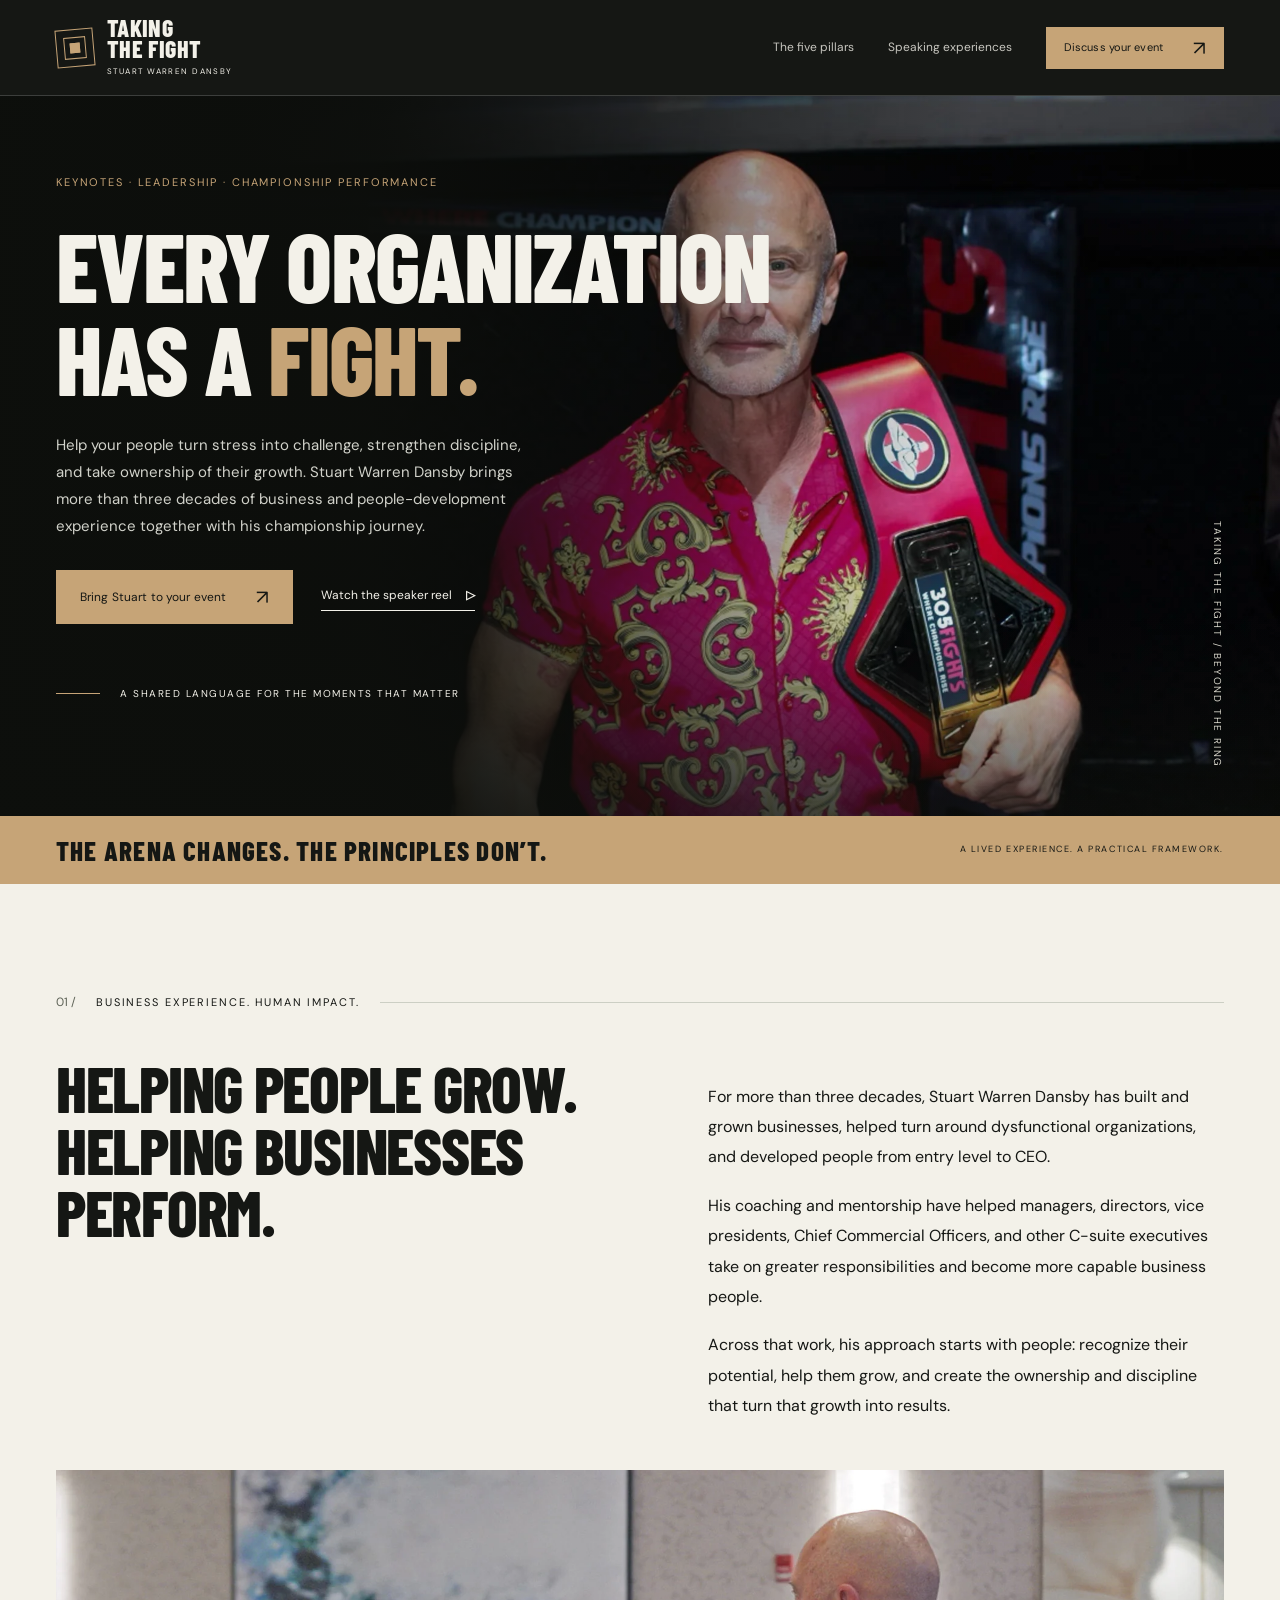
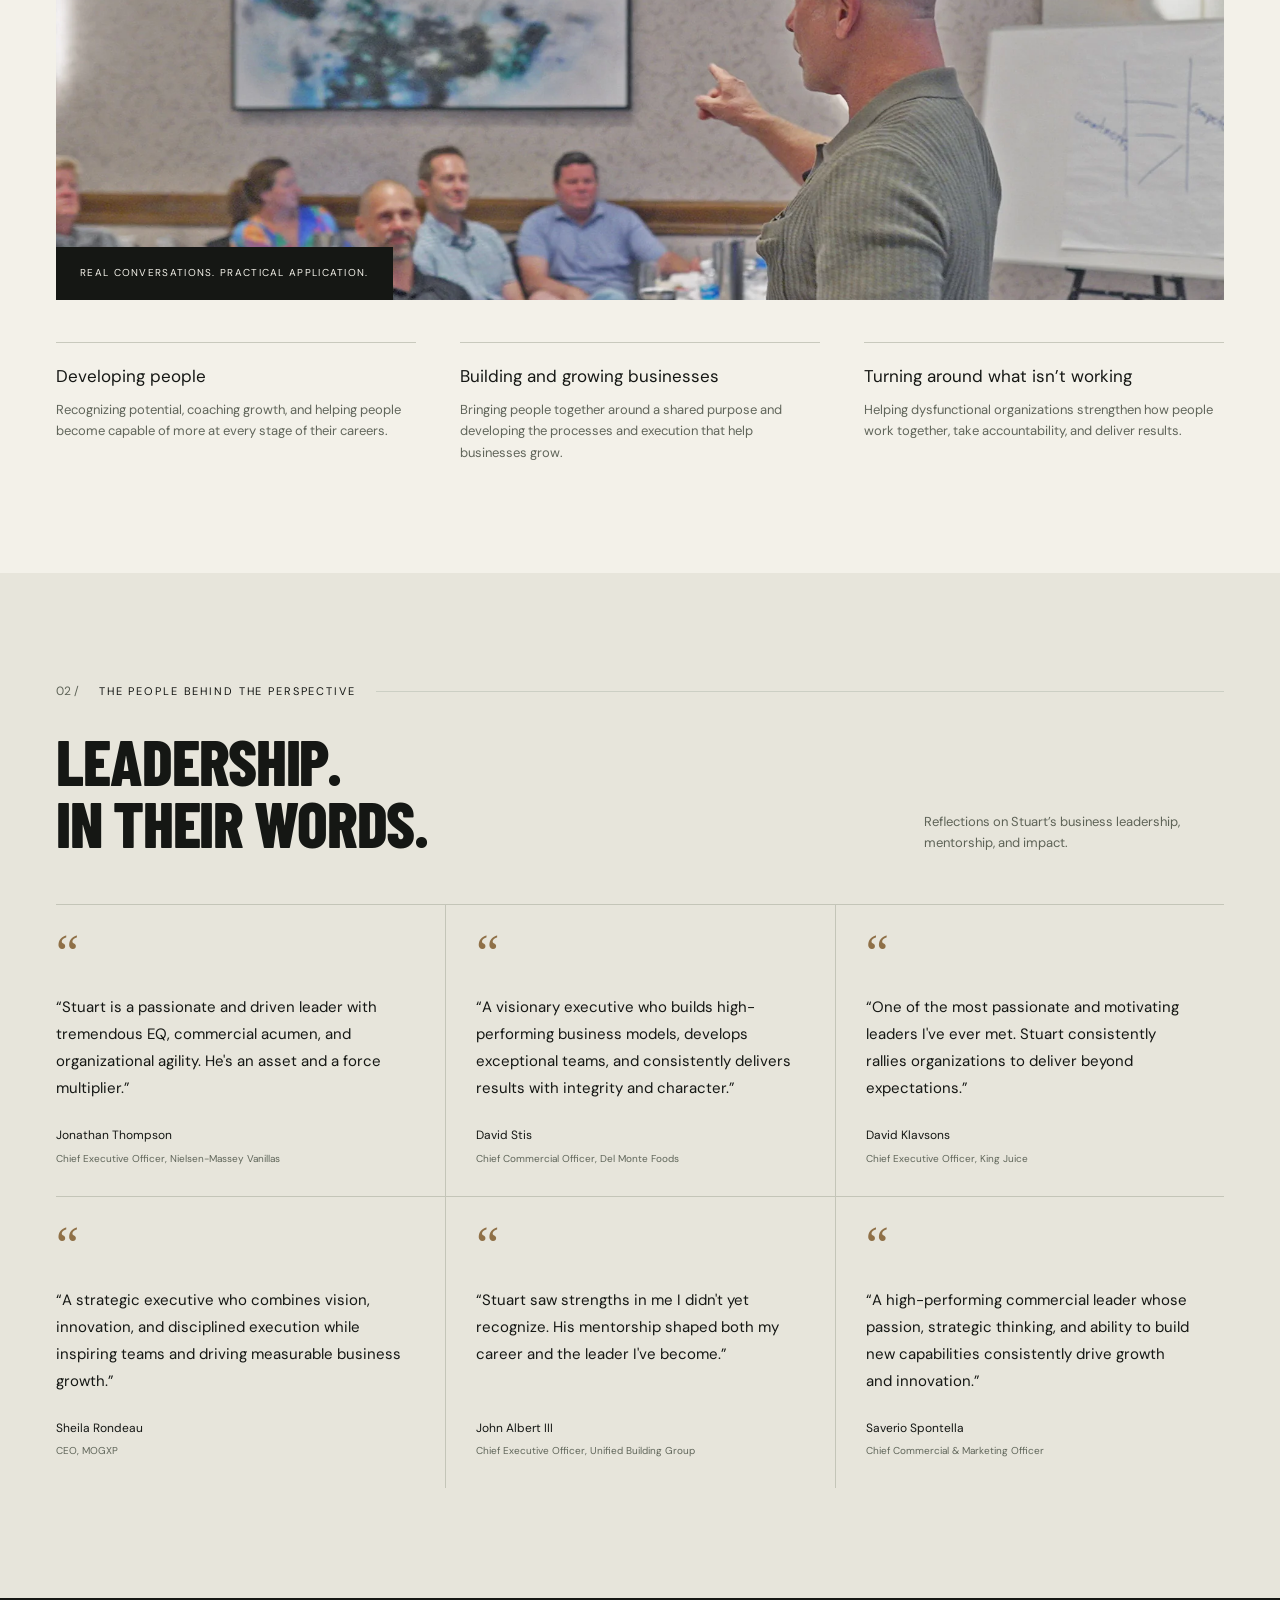
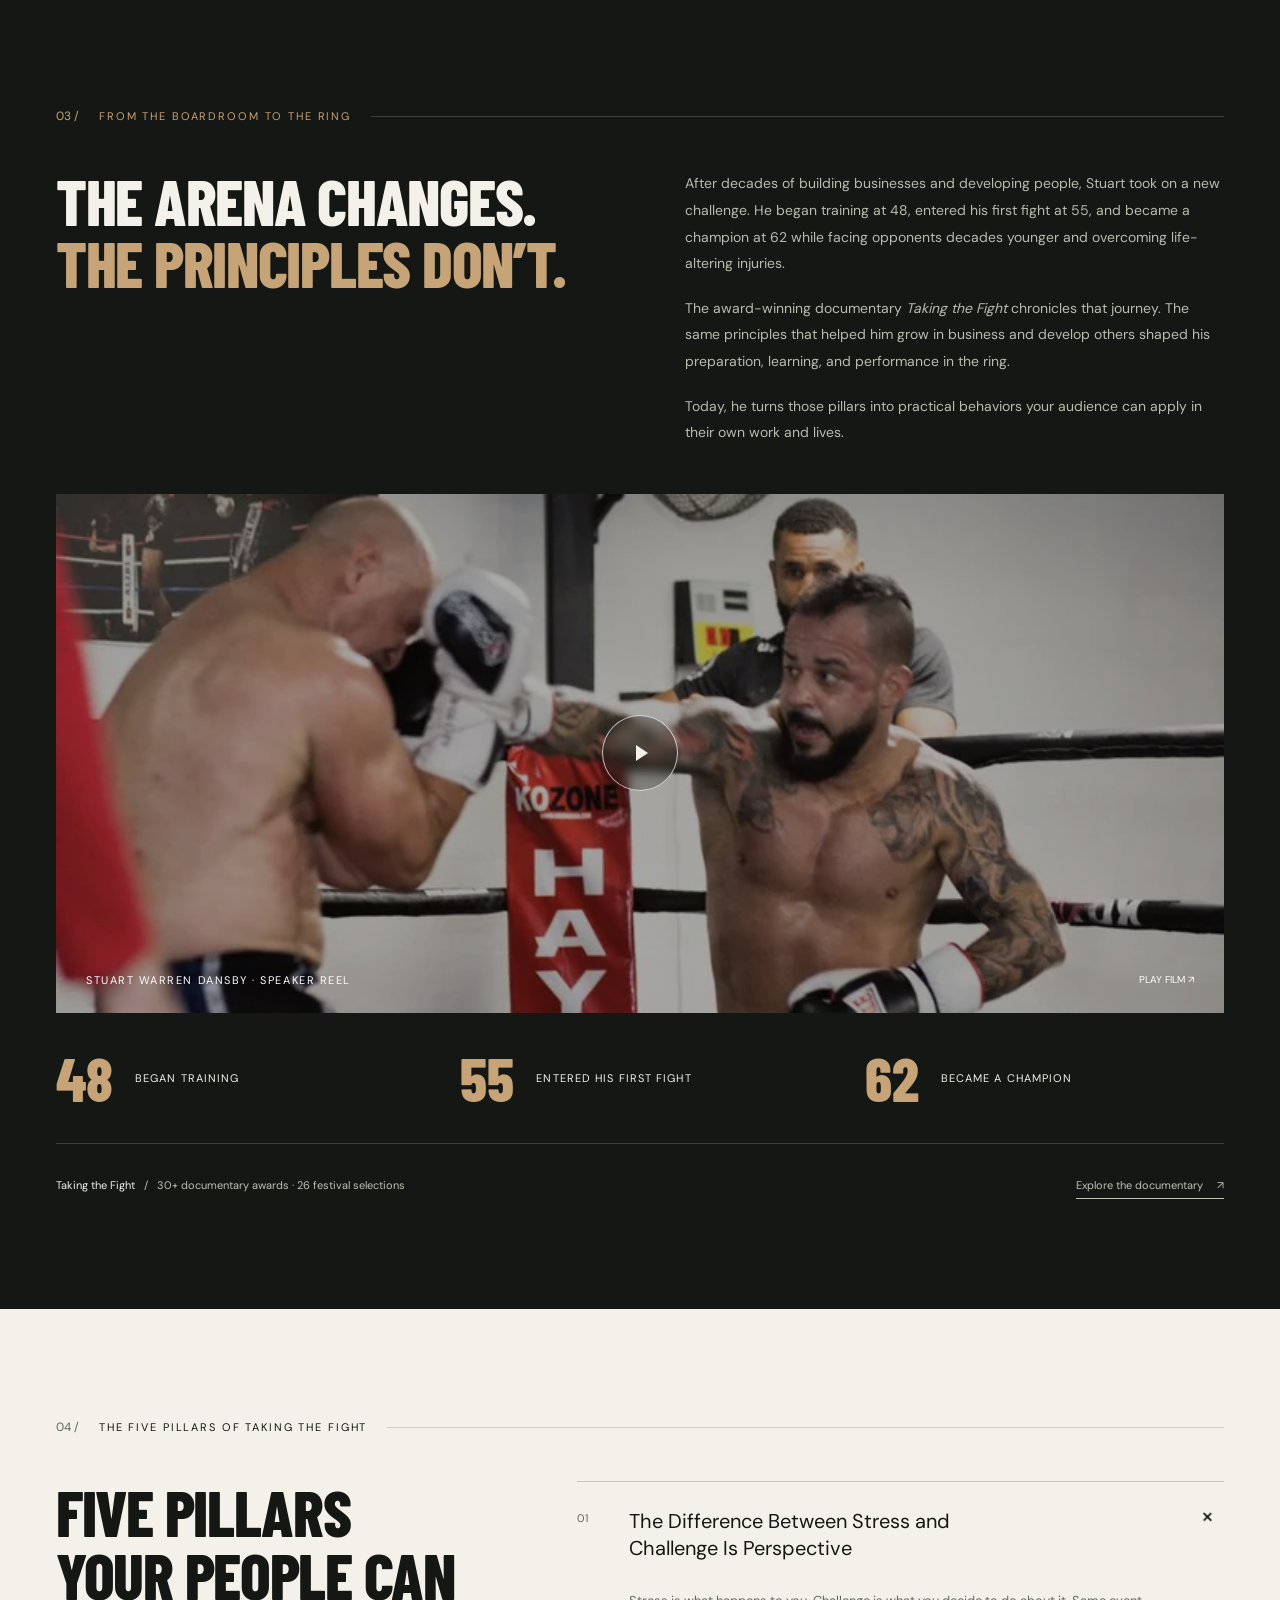
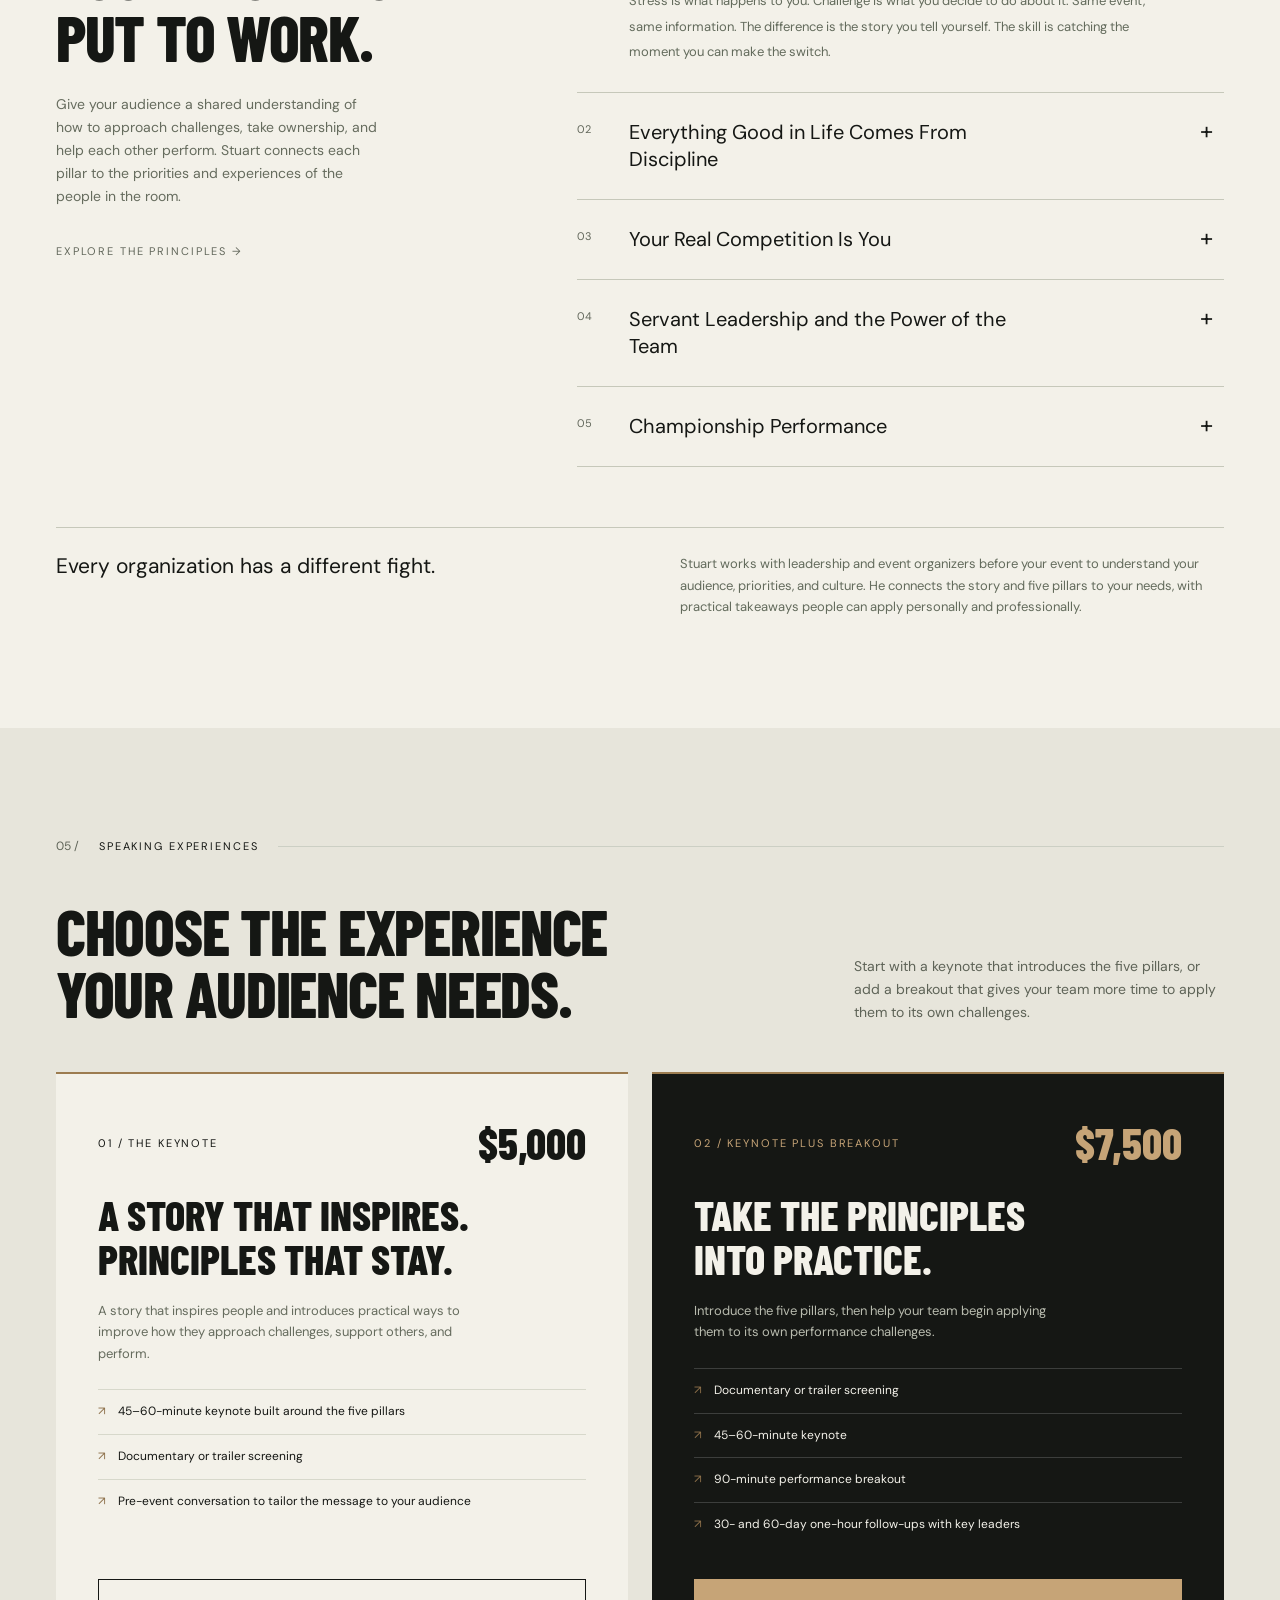
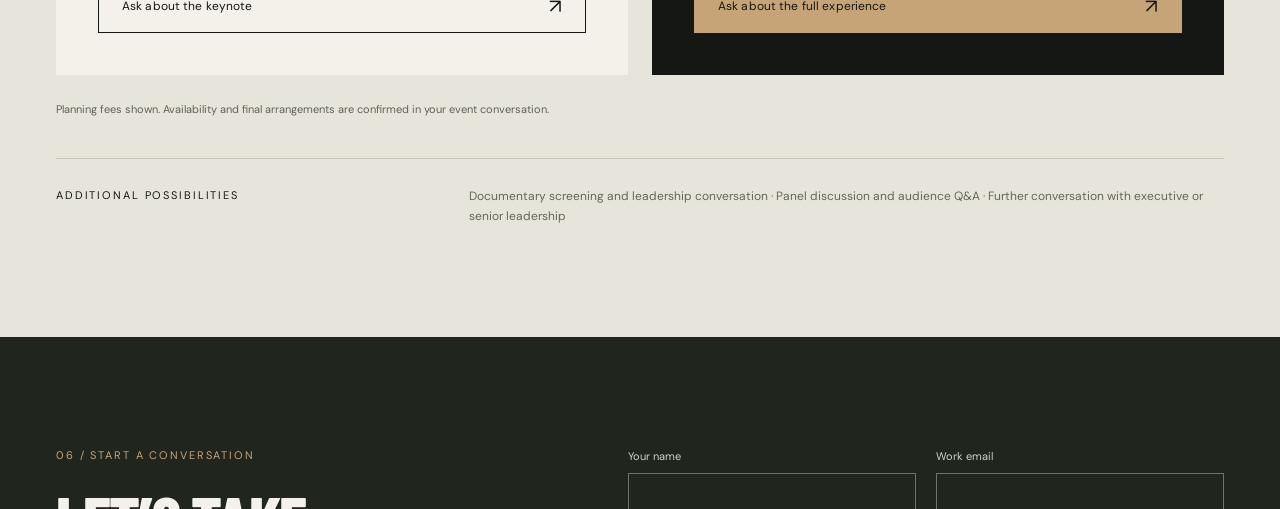
<file: index.html>
<!doctype html><html lang="en"><head><meta charset="utf-8"><meta name="viewport" content="width=device-width,initial-scale=1"><meta name="robots" content="noindex,follow"><meta http-equiv="refresh" content="0;url=./speaking/"><title>Taking the Fight | Stuart Warren Dansby</title><meta name="description" content="Keynotes and leadership experiences with Stuart Warren Dansby."><link rel="canonical" href="https://grandpajackai.github.io/stuart-dansby/speaking/"></head><body><h1>Taking the Fight</h1><p><a href="./speaking/">Explore speaking with Stuart Warren Dansby →</a></p></body></html>
</file>
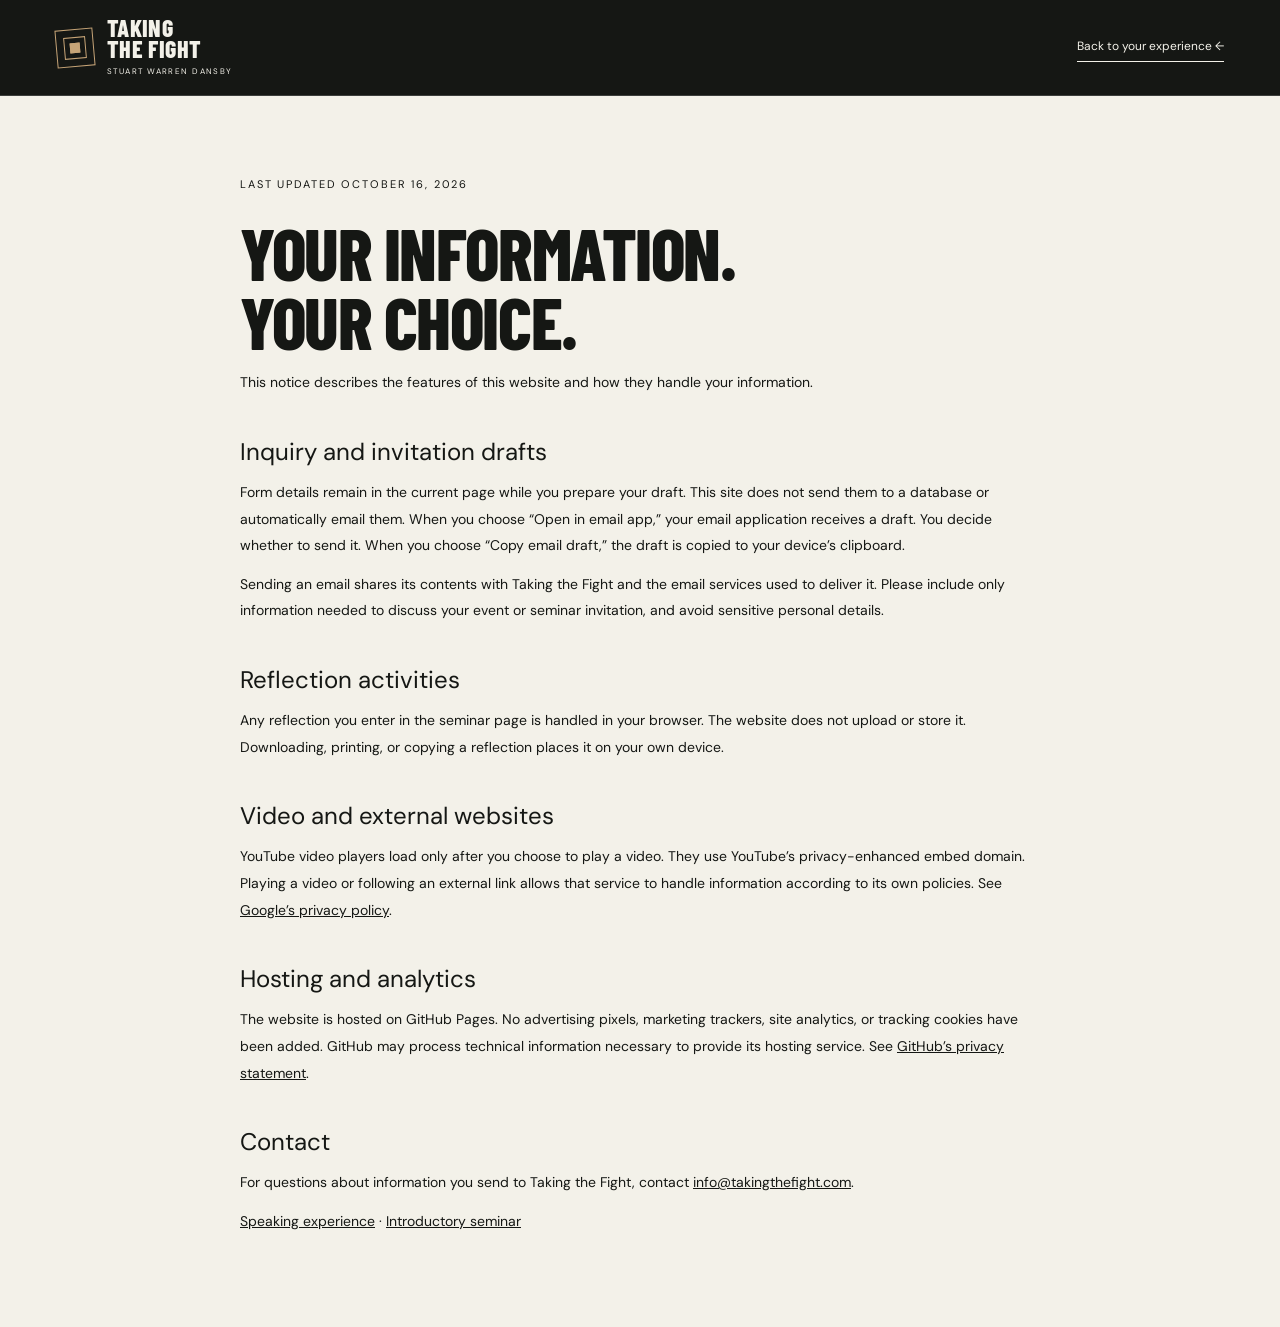
<file: privacy/index.html>
<!doctype html><html lang="en"><head><meta charset="utf-8"><meta name="viewport" content="width=device-width,initial-scale=1"><meta name="theme-color" content="#151714"><title>Privacy | Taking the Fight</title><meta name="description" content="How this Taking the Fight website handles inquiry drafts, email, videos, and hosting information."><link rel="canonical" href="https://grandpajackai.github.io/stuart-dansby/privacy/"><meta name="robots" content="noindex,follow"><link rel="icon" href="../assets/favicon.svg" type="image/svg+xml"><link rel="stylesheet" href="../assets/site.css"></head><body><header class="site-header"><div class="wrap header-inner"><a class="brand" href="../speaking/"><span class="brand-icon" aria-hidden="true"></span><span class="brand-name">TAKING<br>THE FIGHT<small>STUART WARREN DANSBY</small></span></a><a class="text-link" href="../speaking/" id="return-link">Back to your experience ←</a></div></header><main class="wrap privacy-content"><span class="eyebrow">Last updated October 16, 2026</span><h1 style="margin-top:25px">Your information.<br>Your choice.</h1><p>This notice describes the features of this website and how they handle your information.</p><h2>Inquiry and invitation drafts</h2><p>Form details remain in the current page while you prepare your draft. This site does not send them to a database or automatically email them. When you choose “Open in email app,” your email application receives a draft. You decide whether to send it. When you choose “Copy email draft,” the draft is copied to your device’s clipboard.</p><p>Sending an email shares its contents with Taking the Fight and the email services used to deliver it. Please include only information needed to discuss your event or seminar invitation, and avoid sensitive personal details.</p><h2>Reflection activities</h2><p>Any reflection you enter in the seminar page is handled in your browser. The website does not upload or store it. Downloading, printing, or copying a reflection places it on your own device.</p><h2>Video and external websites</h2><p>YouTube video players load only after you choose to play a video. They use YouTube’s privacy-enhanced embed domain. Playing a video or following an external link allows that service to handle information according to its own policies. See <a href="https://policies.google.com/privacy" target="_blank" rel="noopener noreferrer">Google’s privacy policy</a>.</p><h2>Hosting and analytics</h2><p>The website is hosted on GitHub Pages. No advertising pixels, marketing trackers, site analytics, or tracking cookies have been added. GitHub may process technical information necessary to provide its hosting service. See <a href="https://docs.github.com/en/site-policy/privacy-policies/github-general-privacy-statement" target="_blank" rel="noopener noreferrer">GitHub’s privacy statement</a>.</p><h2>Contact</h2><p>For questions about information you send to Taking the Fight, contact <a href="mailto:info@takingthefight.com">info@takingthefight.com</a>.</p><p><a href="../speaking/">Speaking experience</a> · <a href="../workshop/">Introductory seminar</a></p></main><script>const back=document.getElementById('return-link');back.href=document.referrer&&new URL(document.referrer).origin===location.origin?document.referrer:'../speaking/';</script></body></html>
</file>
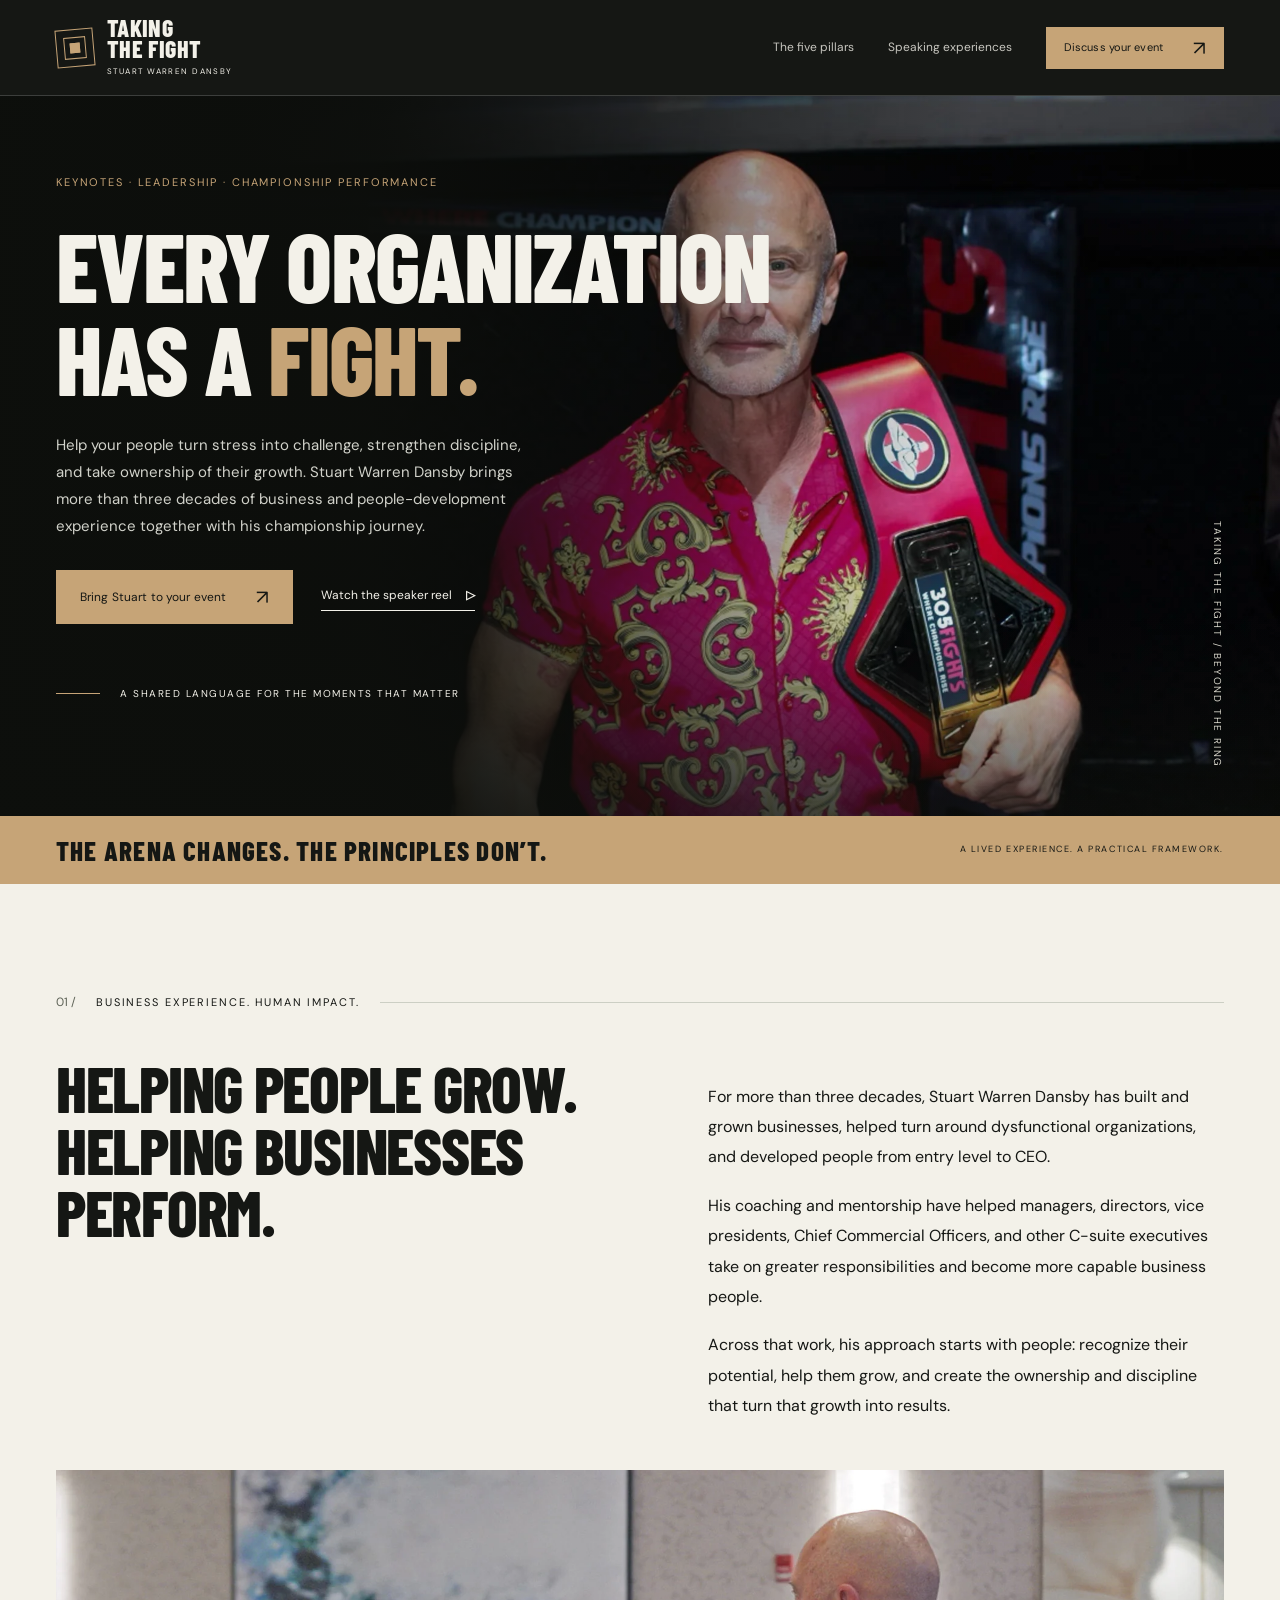
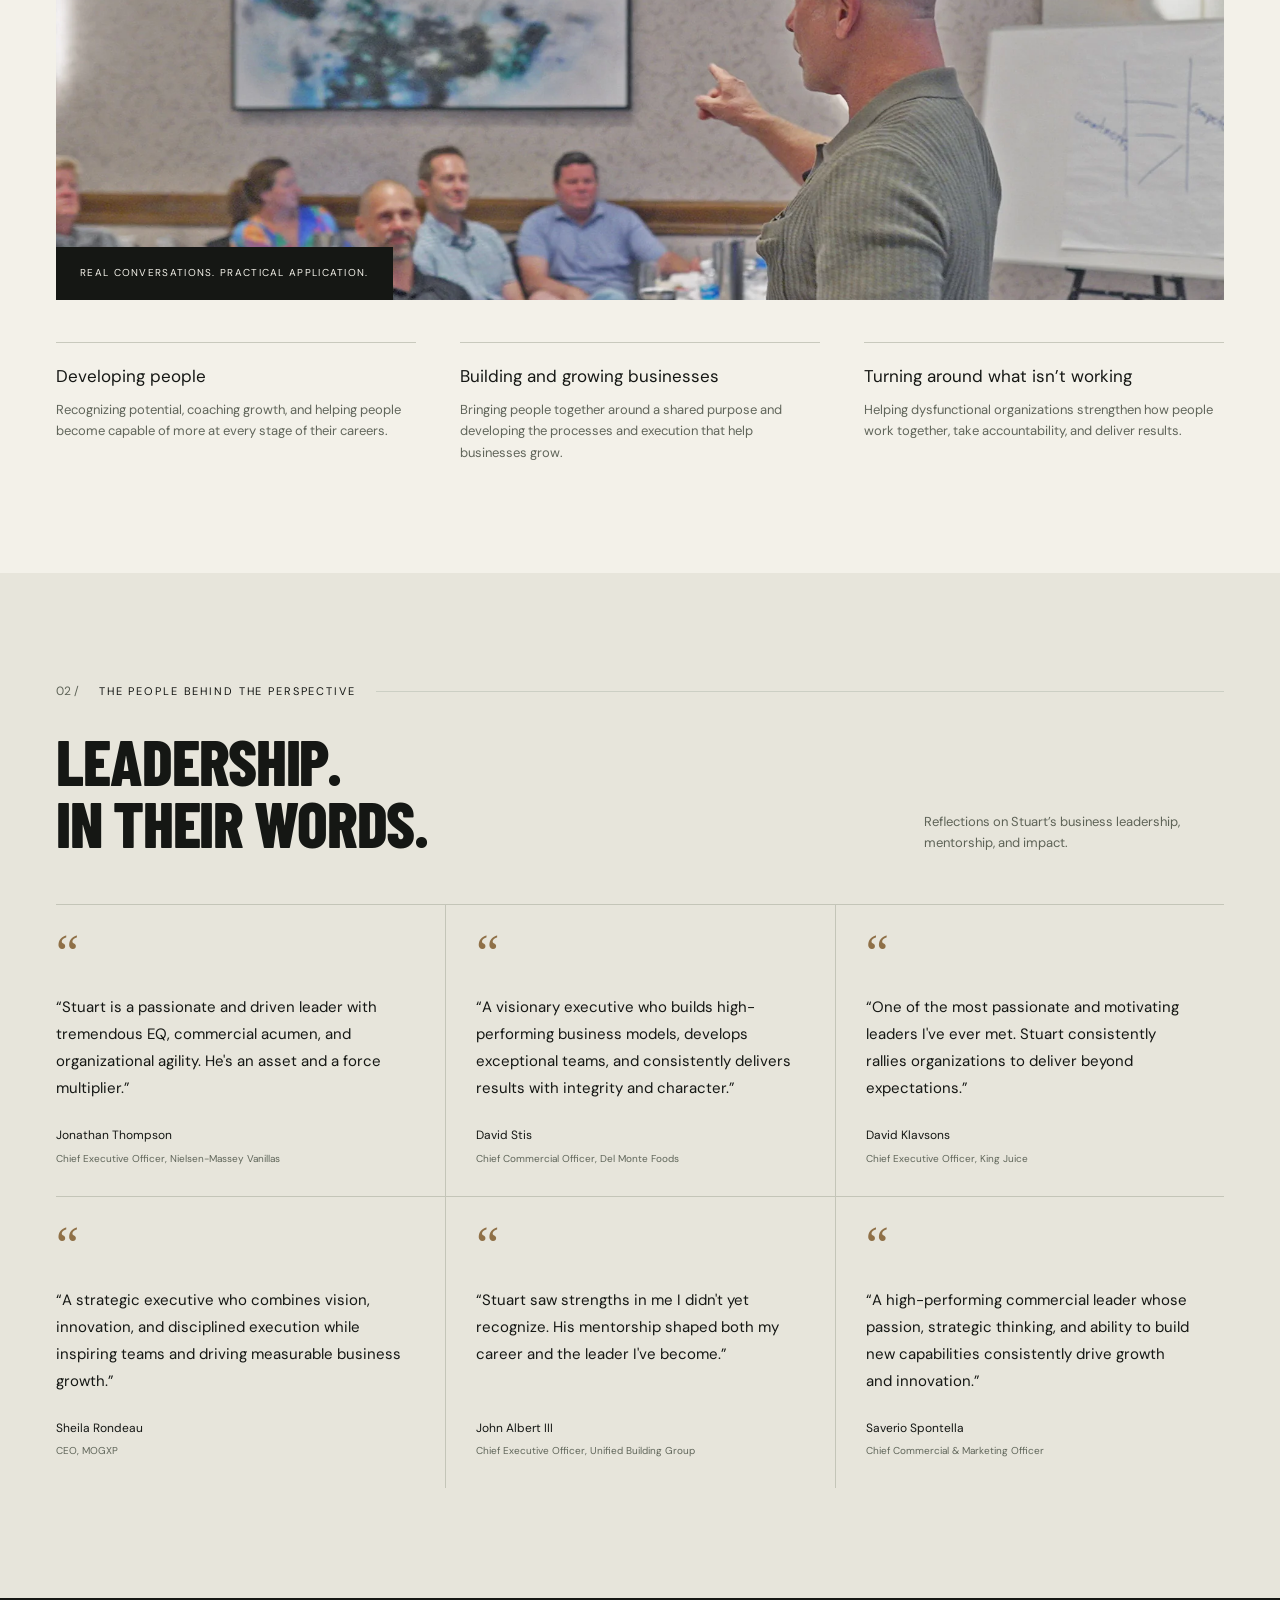
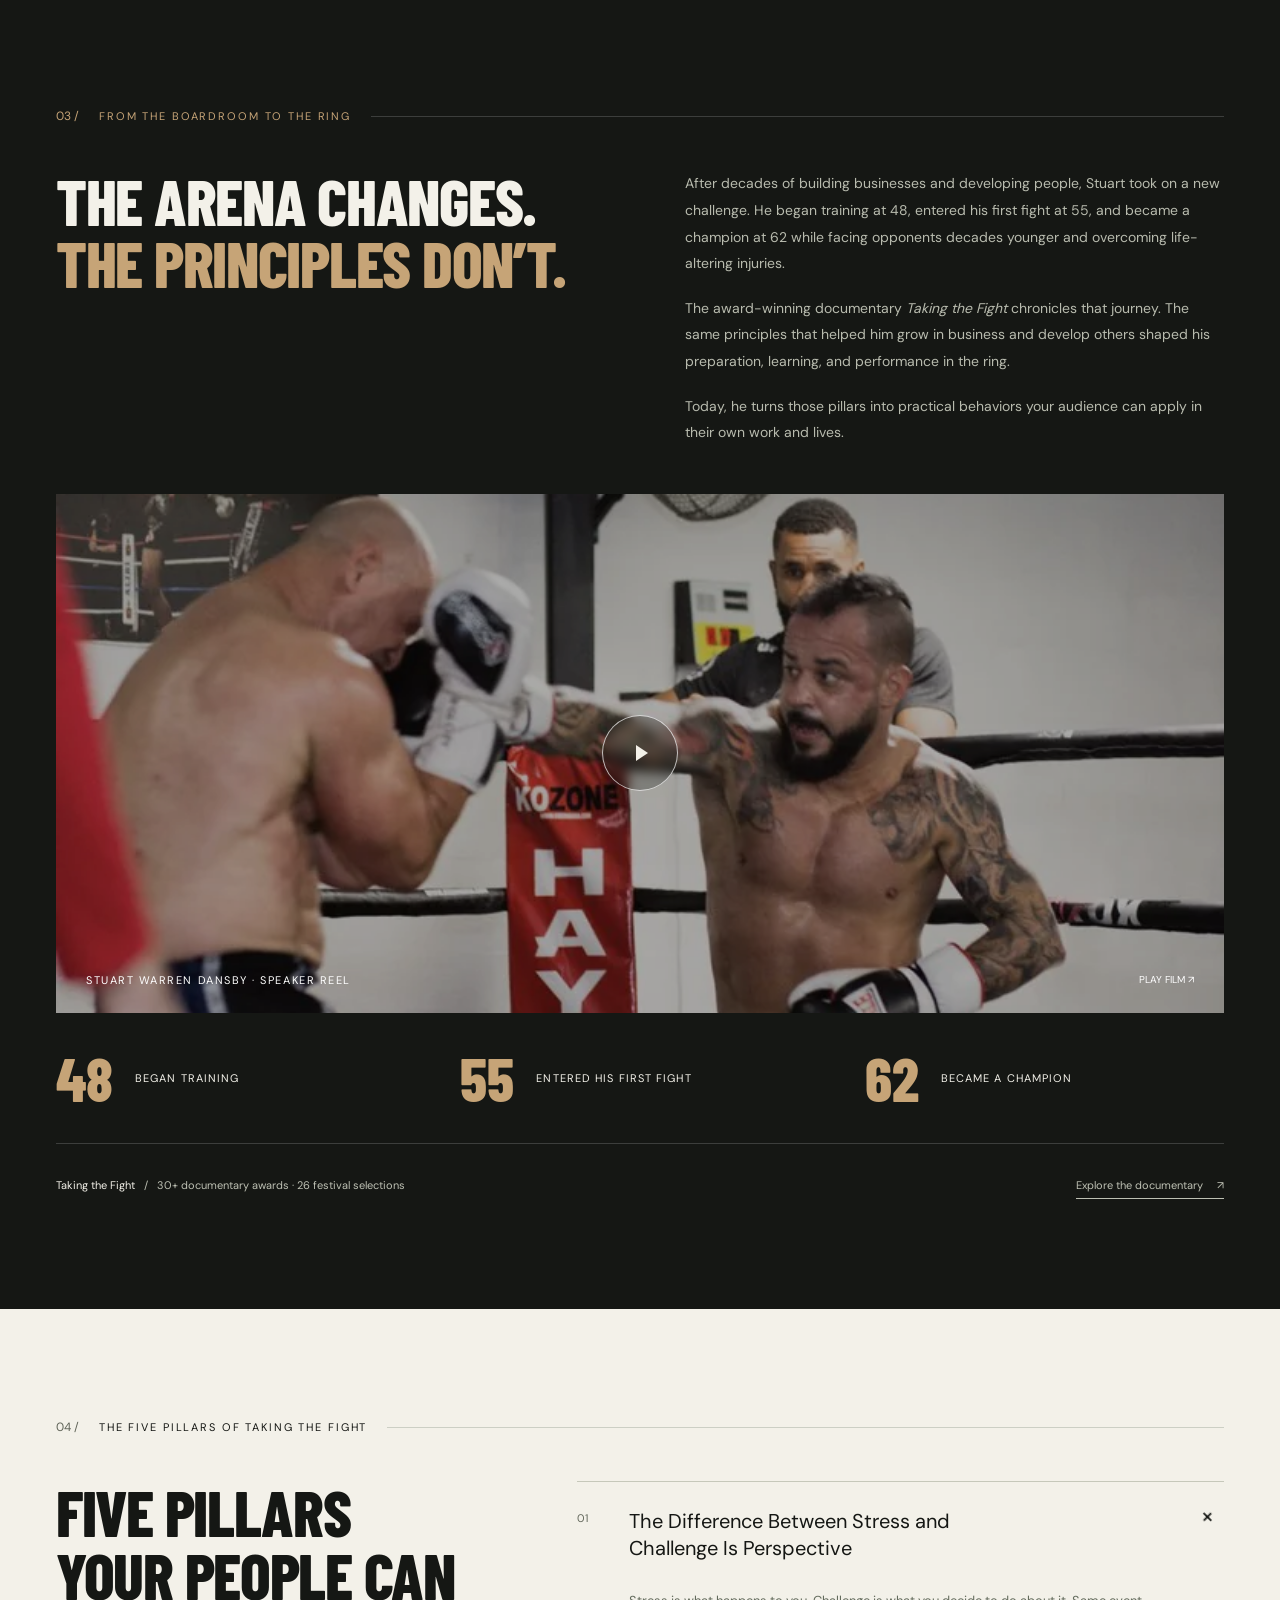
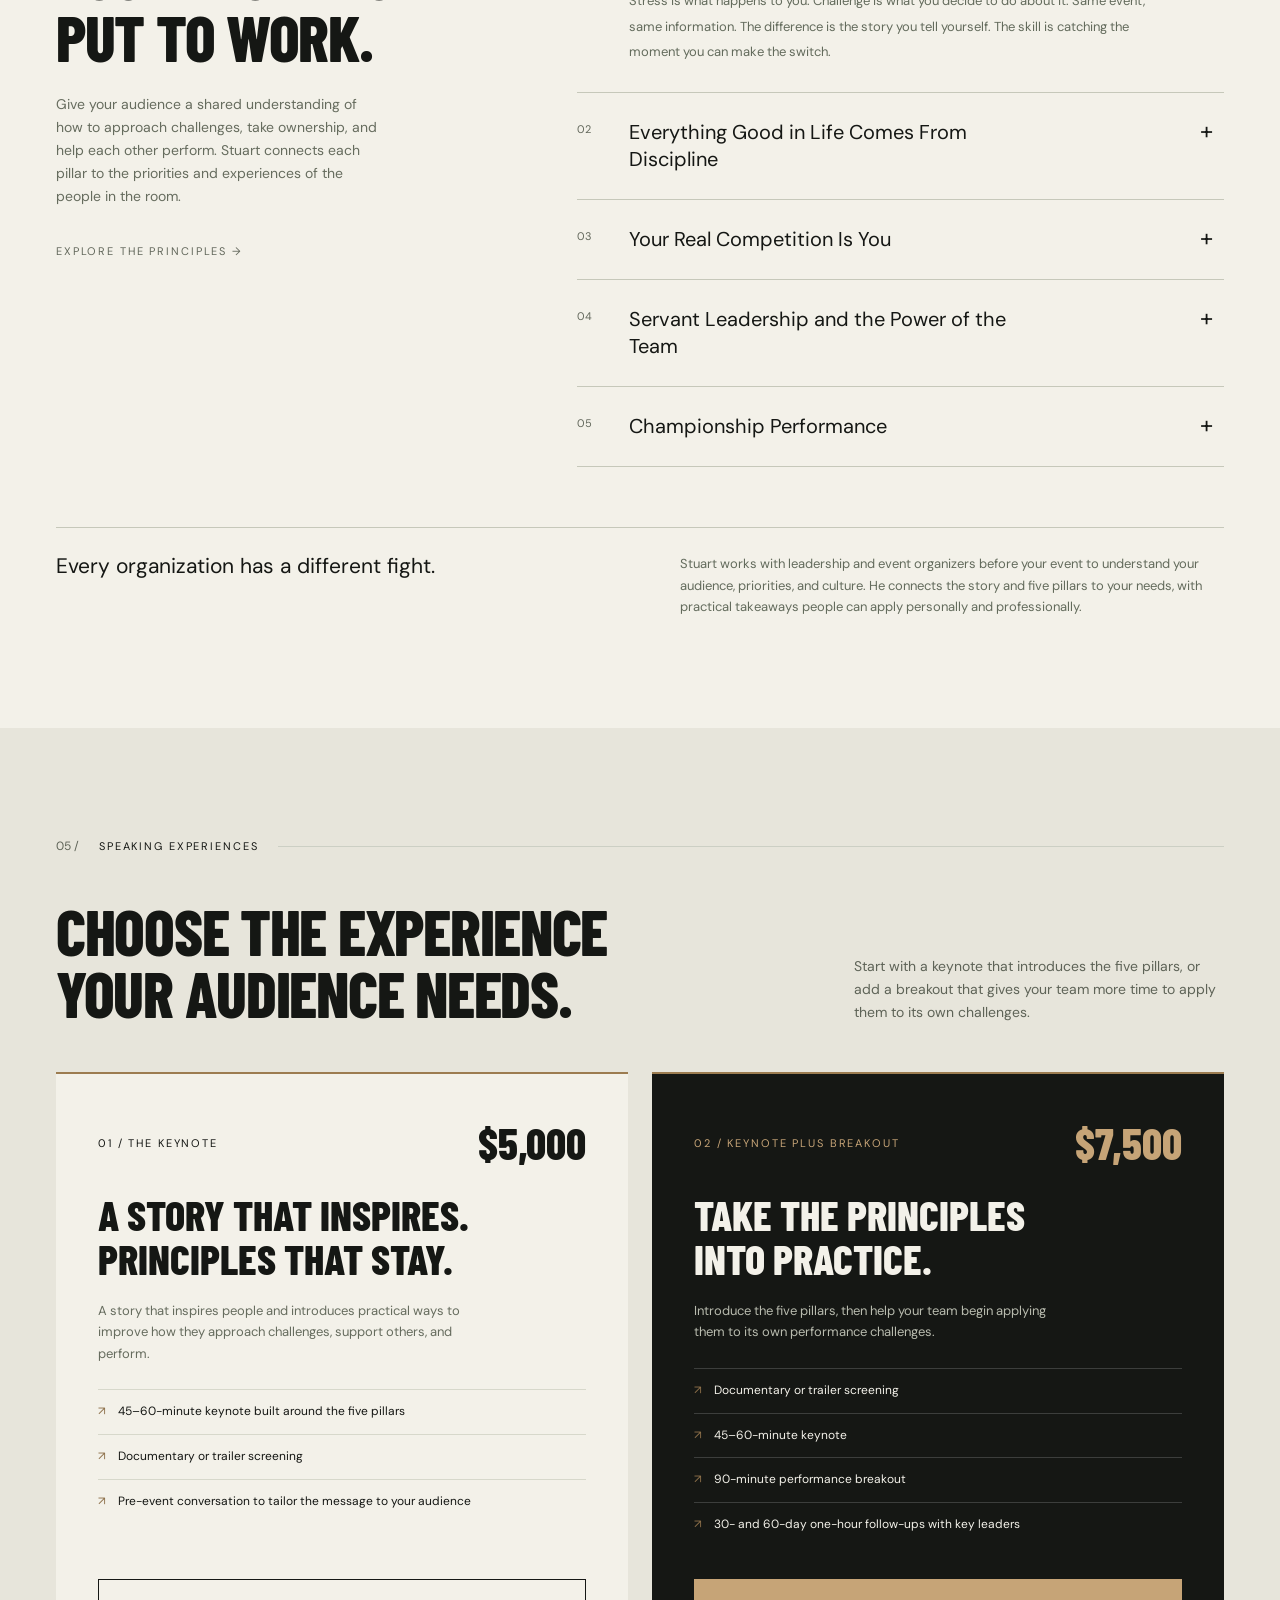
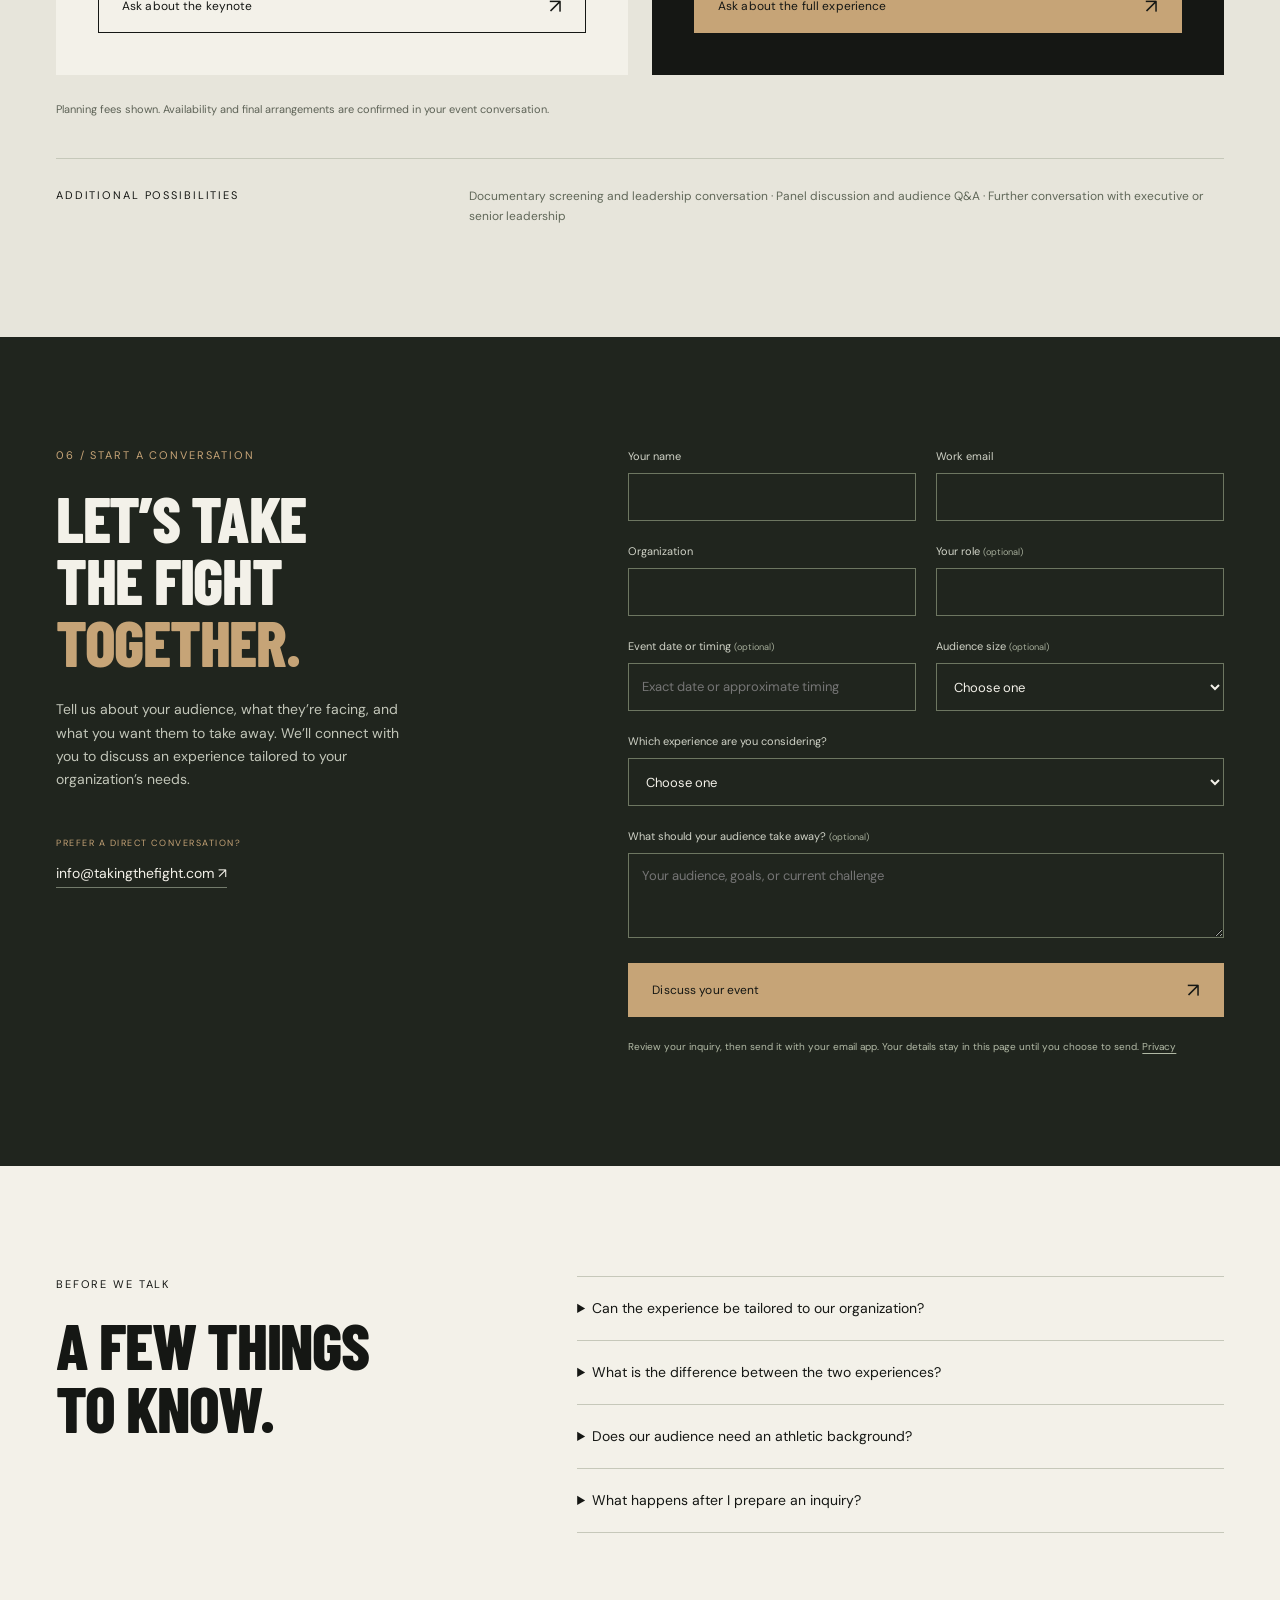
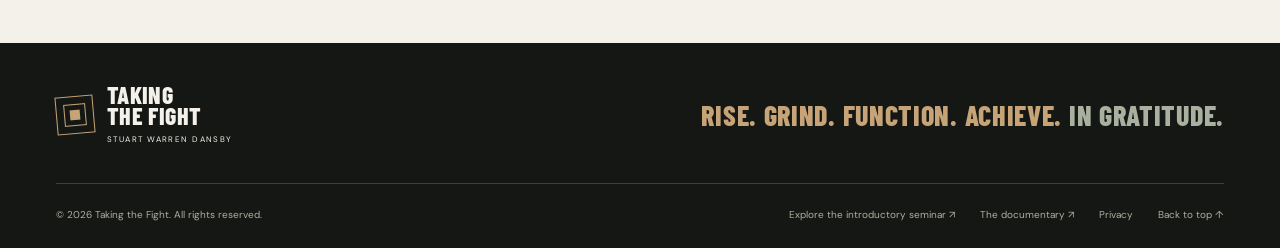
<file: speaking/index.html>
<!doctype html>
<html lang="en"><head><meta charset="utf-8"><meta name="viewport" content="width=device-width,initial-scale=1"><meta name="theme-color" content="#151714"><title>Stuart Warren Dansby | Keynote Speaking & Leadership · Taking the Fight</title><meta name="description" content="Bring Stuart Warren Dansby to your organization. Business experience and a championship journey, translated into five practical pillars for leadership and performance."><link rel="canonical" href="https://grandpajackai.github.io/stuart-dansby/speaking/"><meta property="og:type" content="website"><meta property="og:title" content="Every organization has a fight. | Stuart Warren Dansby"><meta property="og:description" content="Keynotes and performance experiences built around the five pillars of Taking the Fight."><meta property="og:url" content="https://grandpajackai.github.io/stuart-dansby/speaking/"><meta property="og:image" content="https://grandpajackai.github.io/stuart-dansby/assets/social.jpg"><meta name="twitter:card" content="summary_large_image"><link rel="icon" href="../assets/favicon.svg" type="image/svg+xml"><link rel="preload" href="../assets/barlow-condensed-bold.ttf" as="font" type="font/ttf" crossorigin><link rel="stylesheet" href="../assets/site.css"><script src="../assets/site.js" defer></script><script type="application/ld+json">{"@context":"https://schema.org","@type":"Person","name":"Stuart Warren Dansby","url":"https://grandpajackai.github.io/stuart-dansby/speaking/","image":"https://grandpajackai.github.io/stuart-dansby/assets/stuart-bio.webp","jobTitle":"Keynote Speaker","sameAs":["https://takingthefight.com/speaking/","https://www.instagram.com/stuart_warren_dansby/"]}</script></head>
<body><a class="skip-link" href="#main">Skip to content</a>
<header class="site-header"><div class="wrap header-inner"><a class="brand" href="#main" aria-label="Taking the Fight · Stuart Warren Dansby"><span class="brand-icon" aria-hidden="true"></span><span class="brand-name">TAKING<br>THE FIGHT<small>STUART WARREN DANSBY</small></span></a><button class="menu-toggle" data-menu-toggle aria-controls="main-nav" aria-expanded="false">Menu <span aria-hidden="true">☰</span></button><nav class="site-nav" id="main-nav" aria-label="Main navigation"><a href="#principles">The five pillars</a><a href="#experiences">Speaking experiences</a><a class="button button-small" href="#inquiry">Discuss your event <span aria-hidden="true">↗</span></a></nav></div></header>
<main id="main"><section class="hero" aria-labelledby="hero-title"><img class="hero-photo" src="../assets/stuart-bio.webp" srcset="../assets/stuart-bio-small.webp 800w, ../assets/stuart-bio.webp 1920w" sizes="(max-width: 760px) 100vw, 100vw" width="1920" height="1080" alt="Stuart Warren Dansby with his championship belt" fetchpriority="high"><div class="wrap hero-content"><span class="eyebrow">Keynotes · Leadership · Championship performance</span><h1 id="hero-title">Every organization<br>has a <em>fight.</em></h1><p class="hero-copy">Help your people turn stress into challenge, strengthen discipline, and take ownership of their growth. Stuart Warren Dansby brings more than three decades of business and people-development experience together with his championship journey.</p><div class="hero-actions"><a class="button" href="#inquiry">Bring Stuart to your event <span aria-hidden="true">↗</span></a><button class="text-link" style="background:none;border-width:0 0 1px;color:inherit;cursor:pointer" data-video="5sc7bOOXswY" data-video-title="Stuart Warren Dansby · Speaker reel">Watch the speaker reel <span aria-hidden="true">▷</span></button></div><div class="hero-signature">A shared language for the moments that matter</div></div><span class="hero-index" aria-hidden="true">TAKING THE FIGHT / BEYOND THE RING</span></section>
<div class="ticker"><div class="wrap ticker-inner"><span class="display">The arena changes. The principles don’t.</span><span class="eyebrow">A lived experience. A practical framework.</span></div></div>
<section class="section" id="experience"><div class="wrap"><div class="section-topline"><span class="section-number">01 /</span><span class="eyebrow">Business experience. Human impact.</span></div><div class="business-head"><h2>Helping people grow.<br>Helping businesses<br>perform.</h2><div class="section-intro"><p>For more than three decades, Stuart Warren Dansby has built and grown businesses, helped turn around dysfunctional organizations, and developed people from entry level to CEO.</p><p>His coaching and mentorship have helped managers, directors, vice presidents, Chief Commercial Officers, and other C-suite executives take on greater responsibilities and become more capable business people.</p><p>Across that work, his approach starts with people: recognize their potential, help them grow, and create the ownership and discipline that turn that growth into results.</p></div></div><figure class="business-photo"><img src="../assets/stuart-stage.webp" srcset="../assets/stuart-stage-small.webp 800w, ../assets/stuart-stage.webp 1920w" sizes="(max-width: 760px) 100vw, 100vw" width="1920" height="1080" loading="lazy" alt="Stuart Warren Dansby leading a discussion with a business audience"><figcaption class="photo-label">Real conversations. Practical application.</figcaption></figure><div class="business-points"><article><h3>Developing people</h3><p>Recognizing potential, coaching growth, and helping people become capable of more at every stage of their careers.</p></article><article><h3>Building and growing businesses</h3><p>Bringing people together around a shared purpose and developing the processes and execution that help businesses grow.</p></article><article><h3>Turning around what isn’t working</h3><p>Helping dysfunctional organizations strengthen how people work together, take accountability, and deliver results.</p></article></div></div></section>
<section class="section testimonials" id="leadership"><div class="wrap"><div class="section-topline"><span class="section-number">02 /</span><span class="eyebrow">The people behind the perspective</span></div><div class="testimonials-heading"><h2>Leadership.<br>In their words.</h2><p>Reflections on Stuart’s business leadership, mentorship, and impact.</p></div><div class="quote-grid">
<blockquote class="quote-card"><span class="quote-mark" aria-hidden="true">“</span><p>“Stuart is a passionate and driven leader with tremendous EQ, commercial acumen, and organizational agility. He's an asset and a force multiplier.”</p><footer><strong>Jonathan Thompson</strong><small>Chief Executive Officer, Nielsen-Massey Vanillas</small></footer></blockquote>
<blockquote class="quote-card"><span class="quote-mark" aria-hidden="true">“</span><p>“A visionary executive who builds high-performing business models, develops exceptional teams, and consistently delivers results with integrity and character.”</p><footer><strong>David Stis</strong><small>Chief Commercial Officer, Del Monte Foods</small></footer></blockquote>
<blockquote class="quote-card"><span class="quote-mark" aria-hidden="true">“</span><p>“One of the most passionate and motivating leaders I've ever met. Stuart consistently rallies organizations to deliver beyond expectations.”</p><footer><strong>David Klavsons</strong><small>Chief Executive Officer, King Juice</small></footer></blockquote>
<blockquote class="quote-card"><span class="quote-mark" aria-hidden="true">“</span><p>“A strategic executive who combines vision, innovation, and disciplined execution while inspiring teams and driving measurable business growth.”</p><footer><strong>Sheila Rondeau</strong><small>CEO, MOGXP</small></footer></blockquote>
<blockquote class="quote-card"><span class="quote-mark" aria-hidden="true">“</span><p>“Stuart saw strengths in me I didn't yet recognize. His mentorship shaped both my career and the leader I've become.”</p><footer><strong>John Albert III</strong><small>Chief Executive Officer, Unified Building Group</small></footer></blockquote>
<blockquote class="quote-card"><span class="quote-mark" aria-hidden="true">“</span><p>“A high-performing commercial leader whose passion, strategic thinking, and ability to build new capabilities consistently drive growth and innovation.”</p><footer><strong>Saverio Spontella</strong><small>Chief Commercial &amp; Marketing Officer</small></footer></blockquote>
</div></div></section>
<section class="section dark" id="story"><div class="wrap"><div class="section-topline"><span class="section-number gold">03 /</span><span class="eyebrow gold">From the boardroom to the ring</span></div><div class="story-head"><h2>The arena changes.<br><span class="gold">The principles don’t.</span></h2><div><p>After decades of building businesses and developing people, Stuart took on a new challenge. He began training at 48, entered his first fight at 55, and became a champion at 62 while facing opponents decades younger and overcoming life-altering injuries.</p><p>The award-winning documentary <i>Taking the Fight</i> chronicles that journey. The same principles that helped him grow in business and develop others shaped his preparation, learning, and performance in the ring.</p><p>Today, he turns those pillars into practical behaviors your audience can apply in their own work and lives.</p></div></div><button class="video-poster" data-video="5sc7bOOXswY" data-video-title="Stuart Warren Dansby · Speaker reel" aria-label="Play Stuart Warren Dansby’s speaking video"><img src="../assets/ring.webp" width="763" height="504" loading="lazy" alt="Stuart Warren Dansby training with a sparring partner in the ring"><span class="play-circle" aria-hidden="true"></span><span class="video-caption">Stuart Warren Dansby · Speaker reel</span><span class="video-time" aria-hidden="true">PLAY FILM ↗</span></button><ol class="milestones"><li><strong>48</strong><span>Began training</span></li><li><strong>55</strong><span>Entered his first fight</span></li><li><strong>62</strong><span>Became a champion</span></li></ol><div class="film-note"><span><strong>Taking the Fight</strong> &nbsp; / &nbsp; 30+ documentary awards · 26 festival selections</span><a class="text-link" href="https://takingthefight.com/" target="_blank" rel="noopener noreferrer">Explore the documentary <span aria-hidden="true">↗</span></a></div></div></section>
<section class="section" id="principles"><div class="wrap"><div class="section-topline"><span class="section-number">04 /</span><span class="eyebrow">The five pillars of Taking the Fight</span></div><div class="pillars-layout"><div class="pillars-intro"><h2>Five pillars<br>your people can<br>put to work.</h2><p>Give your audience a shared understanding of how to approach challenges, take ownership, and help each other perform. Stuart connects each pillar to the priorities and experiences of the people in the room.</p><span class="eyebrow" style="margin-top:35px;color:#62675b">Explore the principles →</span></div><div class="pillar-list">
<details class="pillar" open><summary><span class="num">01</span><h3>The Difference Between Stress and Challenge Is Perspective</h3><span class="plus" aria-hidden="true">+</span></summary><p>Stress is what happens to you. Challenge is what you decide to do about it. Same event, same information. The difference is the story you tell yourself. The skill is catching the moment you can make the switch.</p></details>
<details class="pillar"><summary><span class="num">02</span><h3>Everything Good in Life Comes From Discipline</h3><span class="plus" aria-hidden="true">+</span></summary><p>Everything you do, every day, whether anyone is watching or not, has your signature on it. Health, relationships, wealth and growth are built through the daily choices nobody sees. Discipline is what shows up after motivation leaves.</p></details>
<details class="pillar"><summary><span class="num">03</span><h3>Your Real Competition Is You</h3><span class="plus" aria-hidden="true">+</span></summary><p>Your real competition is not the person across from you. It is who you were yesterday. Self-improvement is the standard. Beat yesterday’s version of yourself every day, then multiply that growth over a year.</p></details>
<details class="pillar"><summary><span class="num">04</span><h3>Servant Leadership and the Power of the Team</h3><span class="plus" aria-hidden="true">+</span></summary><p>Good people will put more pressure on themselves than you ever can. Resource them. Coach them. Empower them. Give them ownership and the freedom to make mistakes. You win or you learn.</p></details>
<details class="pillar"><summary><span class="num">05</span><h3>Championship Performance</h3><span class="plus" aria-hidden="true">+</span></summary><p>No one person or team arrives as a champion. Successful people do what unsuccessful people don’t want to do, because everything we do in life has our signature on it. Championship Performance is planned and practiced. It is the outcome created when the other four pillars work together.</p></details>
</div></div><div class="tailoring"><h3>Every organization has a different fight.</h3><p>Stuart works with leadership and event organizers before your event to understand your audience, priorities, and culture. He connects the story and five pillars to your needs, with practical takeaways people can apply personally and professionally.</p></div></div></section>
<section class="section packages" id="experiences"><div class="wrap"><div class="section-topline"><span class="section-number">05 /</span><span class="eyebrow">Speaking experiences</span></div><div class="packages-head"><h2>Choose the experience<br>your audience needs.</h2><p>Start with a keynote that introduces the five pillars, or add a breakout that gives your team more time to apply them to its own challenges.</p></div><div class="package-grid"><article class="package-card"><div class="package-header"><span class="eyebrow">01 / The keynote</span><span class="price">$5,000</span></div><h3>A story that inspires.<br>Principles that stay.</h3><p>A story that inspires people and introduces practical ways to improve how they approach challenges, support others, and perform.</p><ul><li>45–60-minute keynote built around the five pillars</li><li>Documentary or trailer screening</li><li>Pre-event conversation to tailor the message to your audience</li></ul><a class="button button-outline" href="#inquiry" data-package="The Keynote — $5,000">Ask about the keynote <span aria-hidden="true">↗</span></a></article><article class="package-card featured"><div class="package-header"><span class="eyebrow gold">02 / Keynote plus breakout</span><span class="price gold">$7,500</span></div><h3>Take the principles<br>into practice.</h3><p>Introduce the five pillars, then help your team begin applying them to its own performance challenges.</p><ul><li>Documentary or trailer screening</li><li>45–60-minute keynote</li><li>90-minute performance breakout</li><li>30- and 60-day one-hour follow-ups with key leaders</li></ul><a class="button" href="#inquiry" data-package="Keynote + Breakout — $7,500">Ask about the full experience <span aria-hidden="true">↗</span></a></article></div><p class="package-note">Planning fees shown. Availability and final arrangements are confirmed in your event conversation.</p><div class="add-ons"><span class="eyebrow">Additional possibilities</span><p>Documentary screening and leadership conversation · Panel discussion and audience Q&amp;A · Further conversation with executive or senior leadership</p></div></div></section>
<section class="section inquiry" id="inquiry"><div class="wrap split"><div class="inquiry-copy"><span class="eyebrow gold">06 / Start a conversation</span><h2>Let’s take<br>the fight<br><span class="gold">together.</span></h2><p>Tell us about your audience, what they’re facing, and what you want them to take away. We’ll connect with you to discuss an experience tailored to your organization’s needs.</p><div class="direct-contact"><span class="eyebrow">Prefer a direct conversation?</span><a href="mailto:info@takingthefight.com">info@takingthefight.com ↗</a></div></div><form class="inquiry-form" data-inquiry="speaking" action="mailto:info@takingthefight.com" method="post" enctype="text/plain"><div class="form-row"><label>Your name<input name="name" autocomplete="name" maxlength="100" required></label><label>Work email<input name="email" type="email" autocomplete="email" maxlength="150" required></label></div><div class="form-row"><label>Organization<input name="organization" autocomplete="organization" maxlength="150" required></label><label>Your role <small>(optional)</small><input name="role" autocomplete="organization-title" maxlength="100"></label></div><div class="form-row"><label>Event date or timing <small>(optional)</small><input name="date" placeholder="Exact date or approximate timing" maxlength="100"></label><label>Audience size <small>(optional)</small><select name="audience"><option value="">Choose one</option><option>Under 50</option><option>50–150</option><option>151–500</option><option>501–1,000</option><option>More than 1,000</option><option>Not sure yet</option></select></label></div><label>Which experience are you considering?<select name="package" required><option value="">Choose one</option><option>The Keynote — $5,000</option><option>Keynote + Breakout — $7,500</option><option>Additional options / not sure yet</option></select></label><label>What should your audience take away? <small>(optional)</small><textarea name="goals" rows="3" maxlength="1500" placeholder="Your audience, goals, or current challenge"></textarea></label><button class="button" type="submit">Discuss your event <span aria-hidden="true">↗</span></button><p class="form-note">Review your inquiry, then send it with your email app. Your details stay in this page until you choose to send. <a href="../privacy/">Privacy</a></p><noscript><p class="form-note">To discuss an event, email <a href="mailto:info@takingthefight.com">info@takingthefight.com</a> with your organization, event timing, and preferred experience.</p></noscript></form></div></section>
<section class="section"><div class="wrap faq-layout"><div><span class="eyebrow" style="margin-bottom:22px">Before we talk</span><h2>A few things<br>to know.</h2></div><div class="faq-list"><details><summary>Can the experience be tailored to our organization?</summary><p>Yes. Stuart works with leadership and event organizers before your event to understand your audience, priorities, and culture, then connects the story and five pillars to your needs.</p></details><details><summary>What is the difference between the two experiences?</summary><p>The keynote introduces the five pillars in a 45–60-minute session, with a documentary or trailer screening and pre-event conversation. The full experience adds a 90-minute performance breakout and one-hour follow-ups with key leaders at 30 and 60 days.</p></details><details><summary>Does our audience need an athletic background?</summary><p>No. The framework connects Stuart’s business experience and championship journey to challenges people encounter in their own work and lives.</p></details><details><summary>What happens after I prepare an inquiry?</summary><p>You review an email draft with your event details, then choose to open it in your email app or copy it. Send it to info@takingthefight.com to start the conversation. Preparing a draft does not submit an inquiry or confirm a booking.</p></details></div></div></section>
</main><footer class="site-footer"><div class="wrap"><div class="footer-top"><a class="brand" href="#main" aria-label="Back to top"><span class="brand-icon" aria-hidden="true"></span><span class="brand-name">TAKING<br>THE FIGHT<small>STUART WARREN DANSBY</small></span></a><p class="footer-mantra">Rise. Grind. Function. Achieve. <span style="color:#aab09f">In gratitude.</span></p></div><div class="footer-bottom"><span>© <span data-year>2026</span> Taking the Fight. All rights reserved.</span><div class="footer-links"><a href="../workshop/">Explore the introductory seminar ↗</a><a href="https://takingthefight.com/" target="_blank" rel="noopener noreferrer">The documentary ↗</a><a href="../privacy/">Privacy</a><a href="#main">Back to top ↑</a></div></div></div></footer></body></html>
</file>
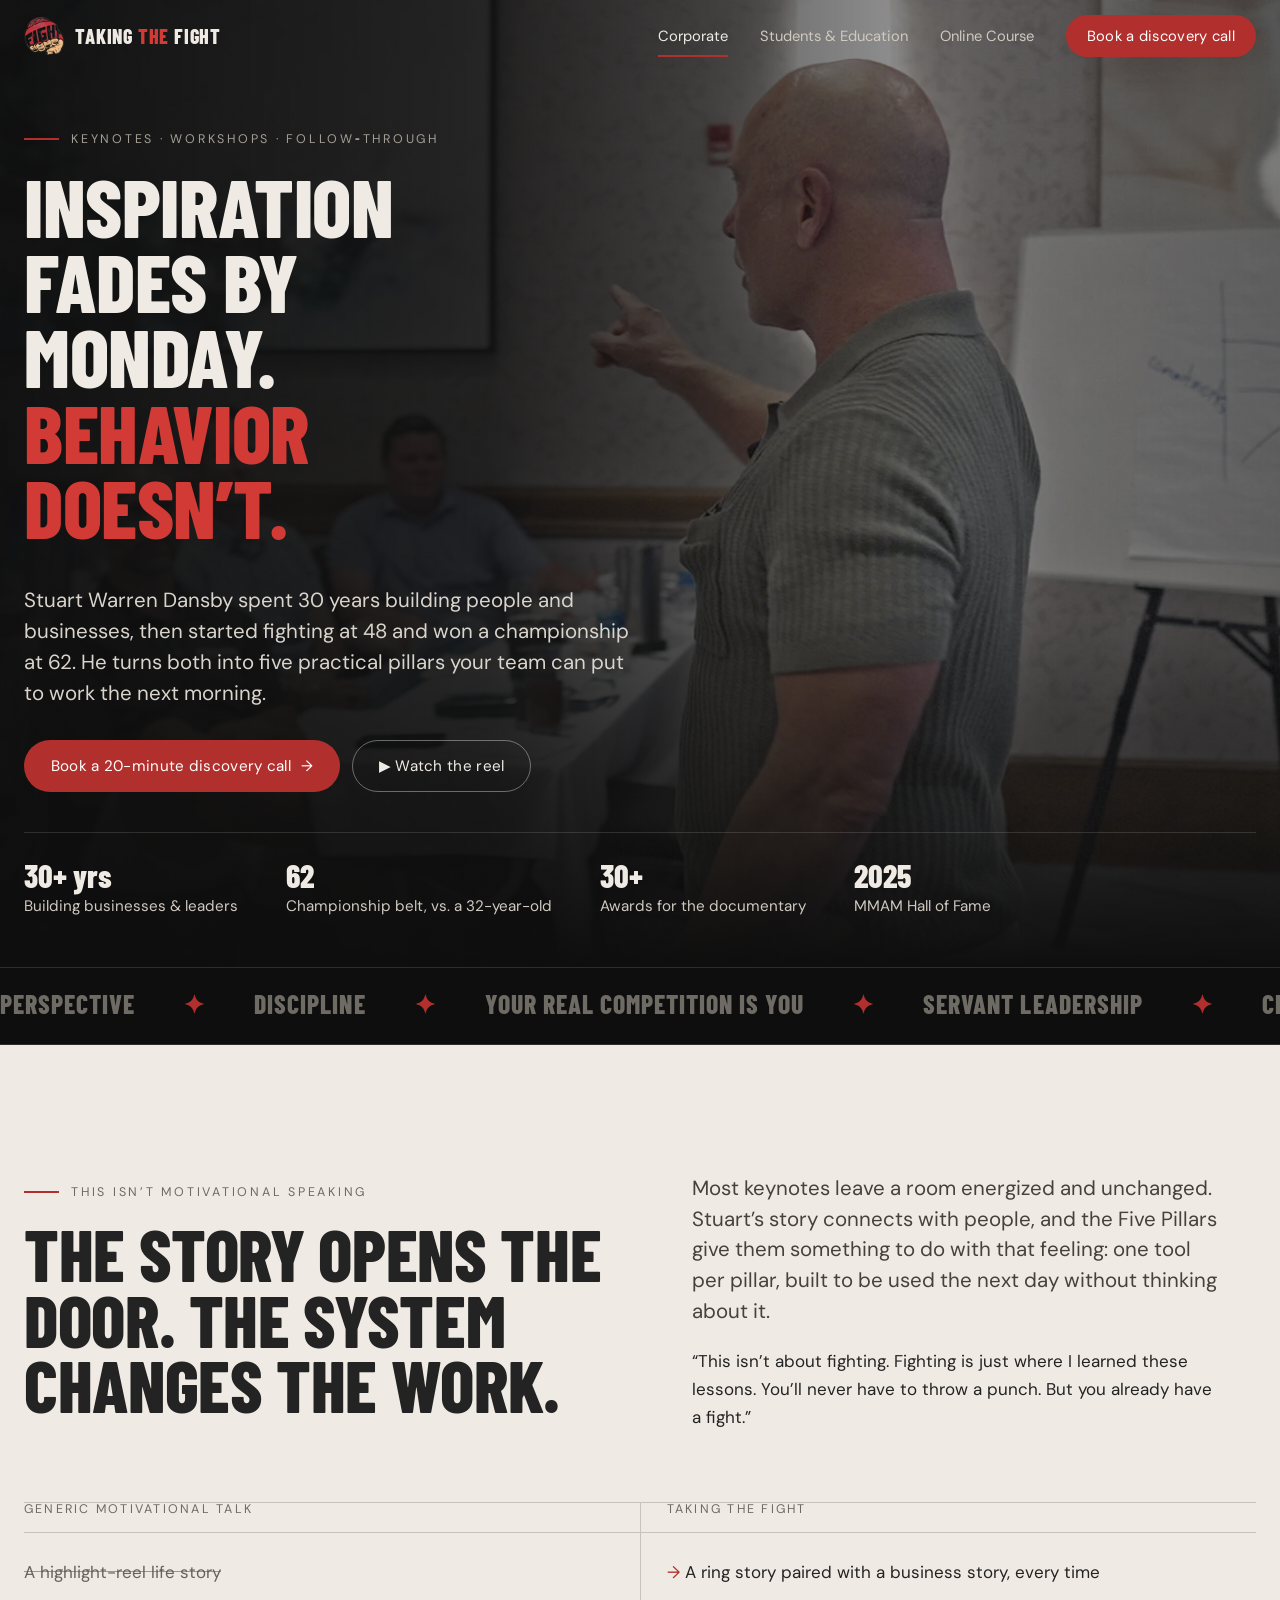
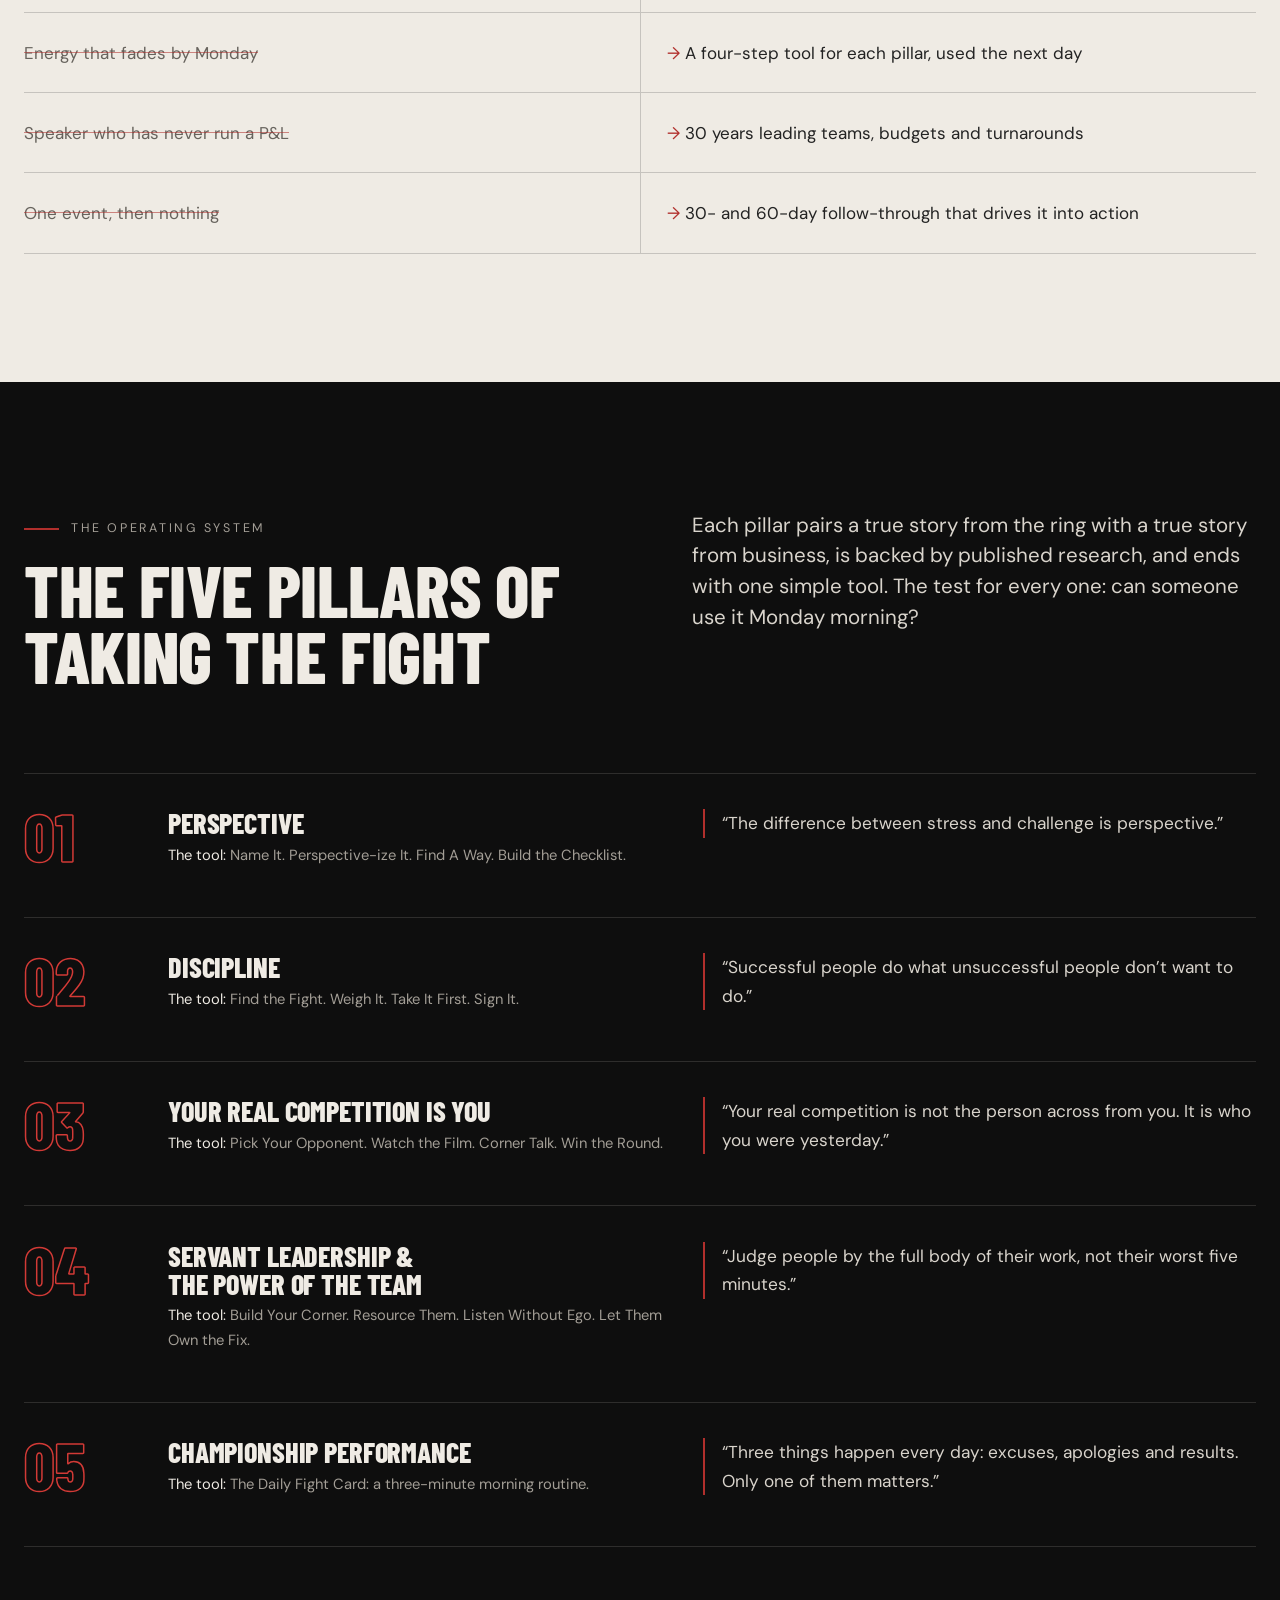
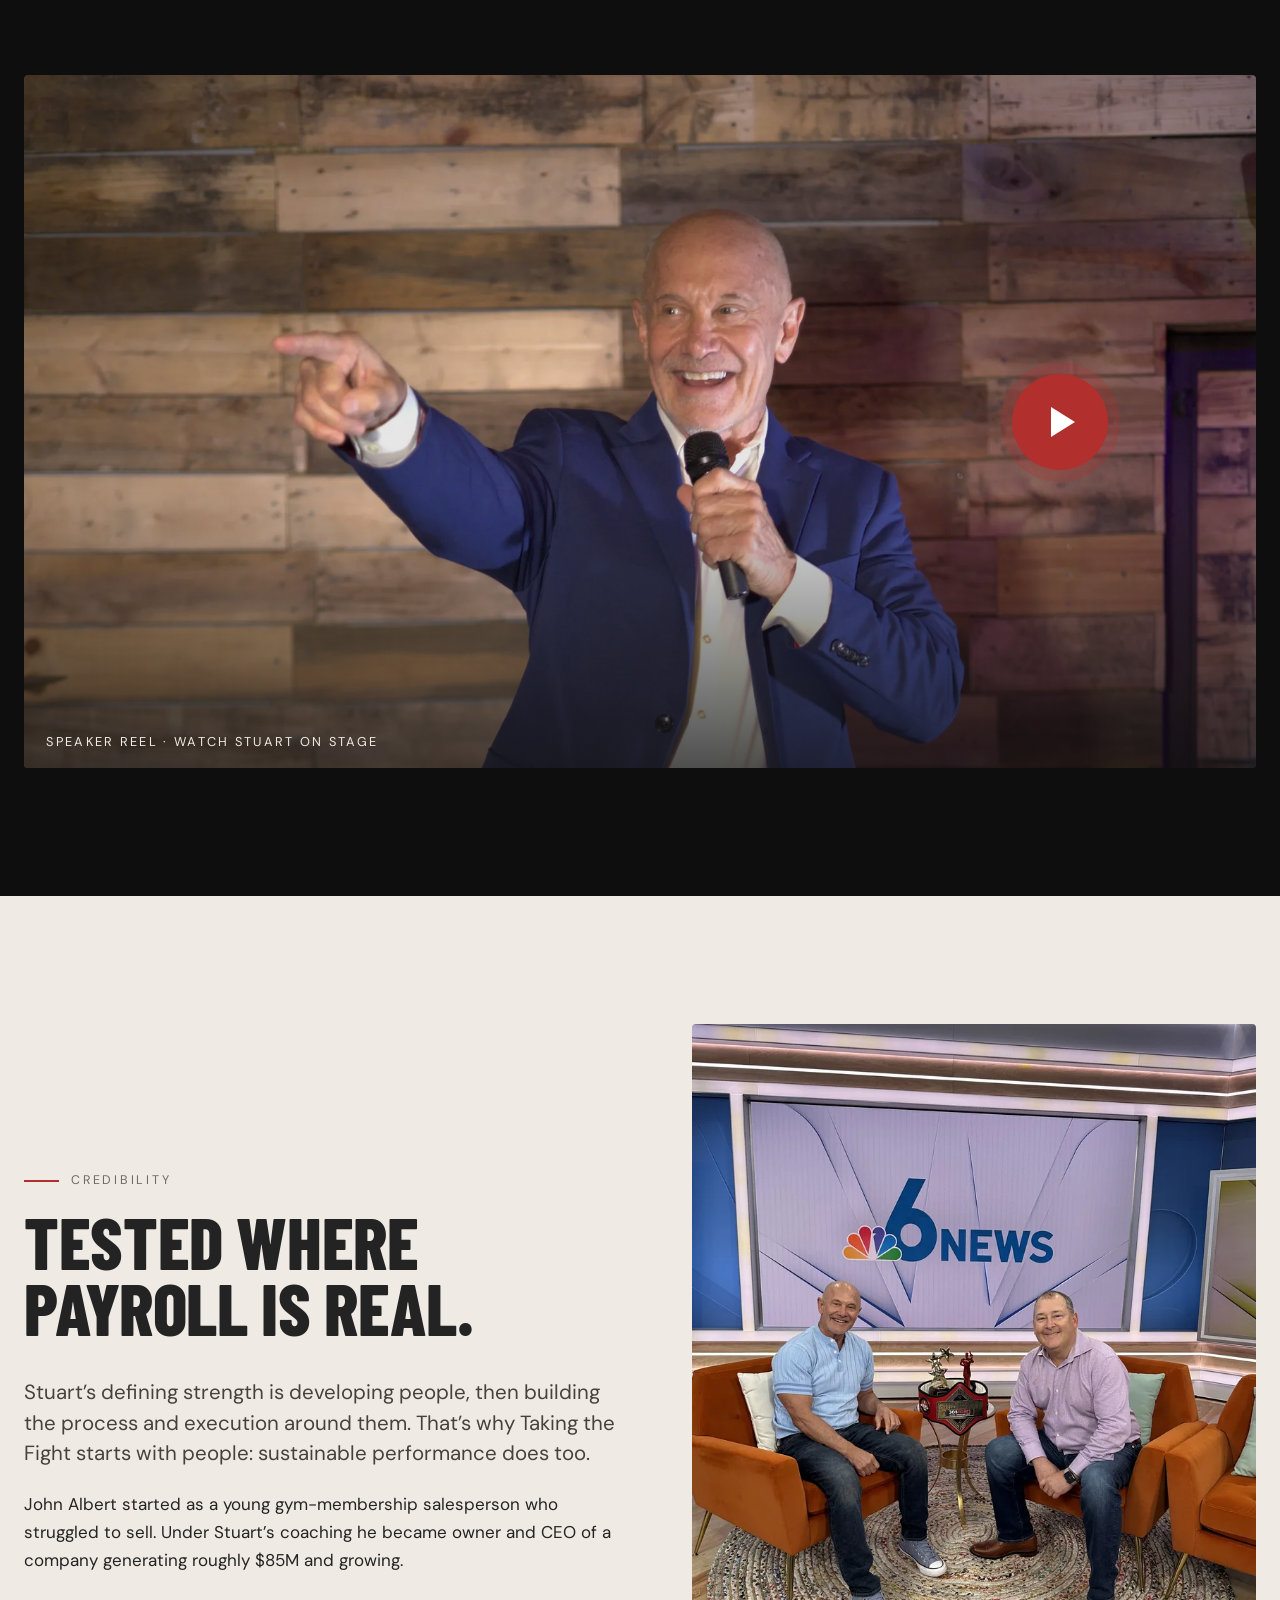
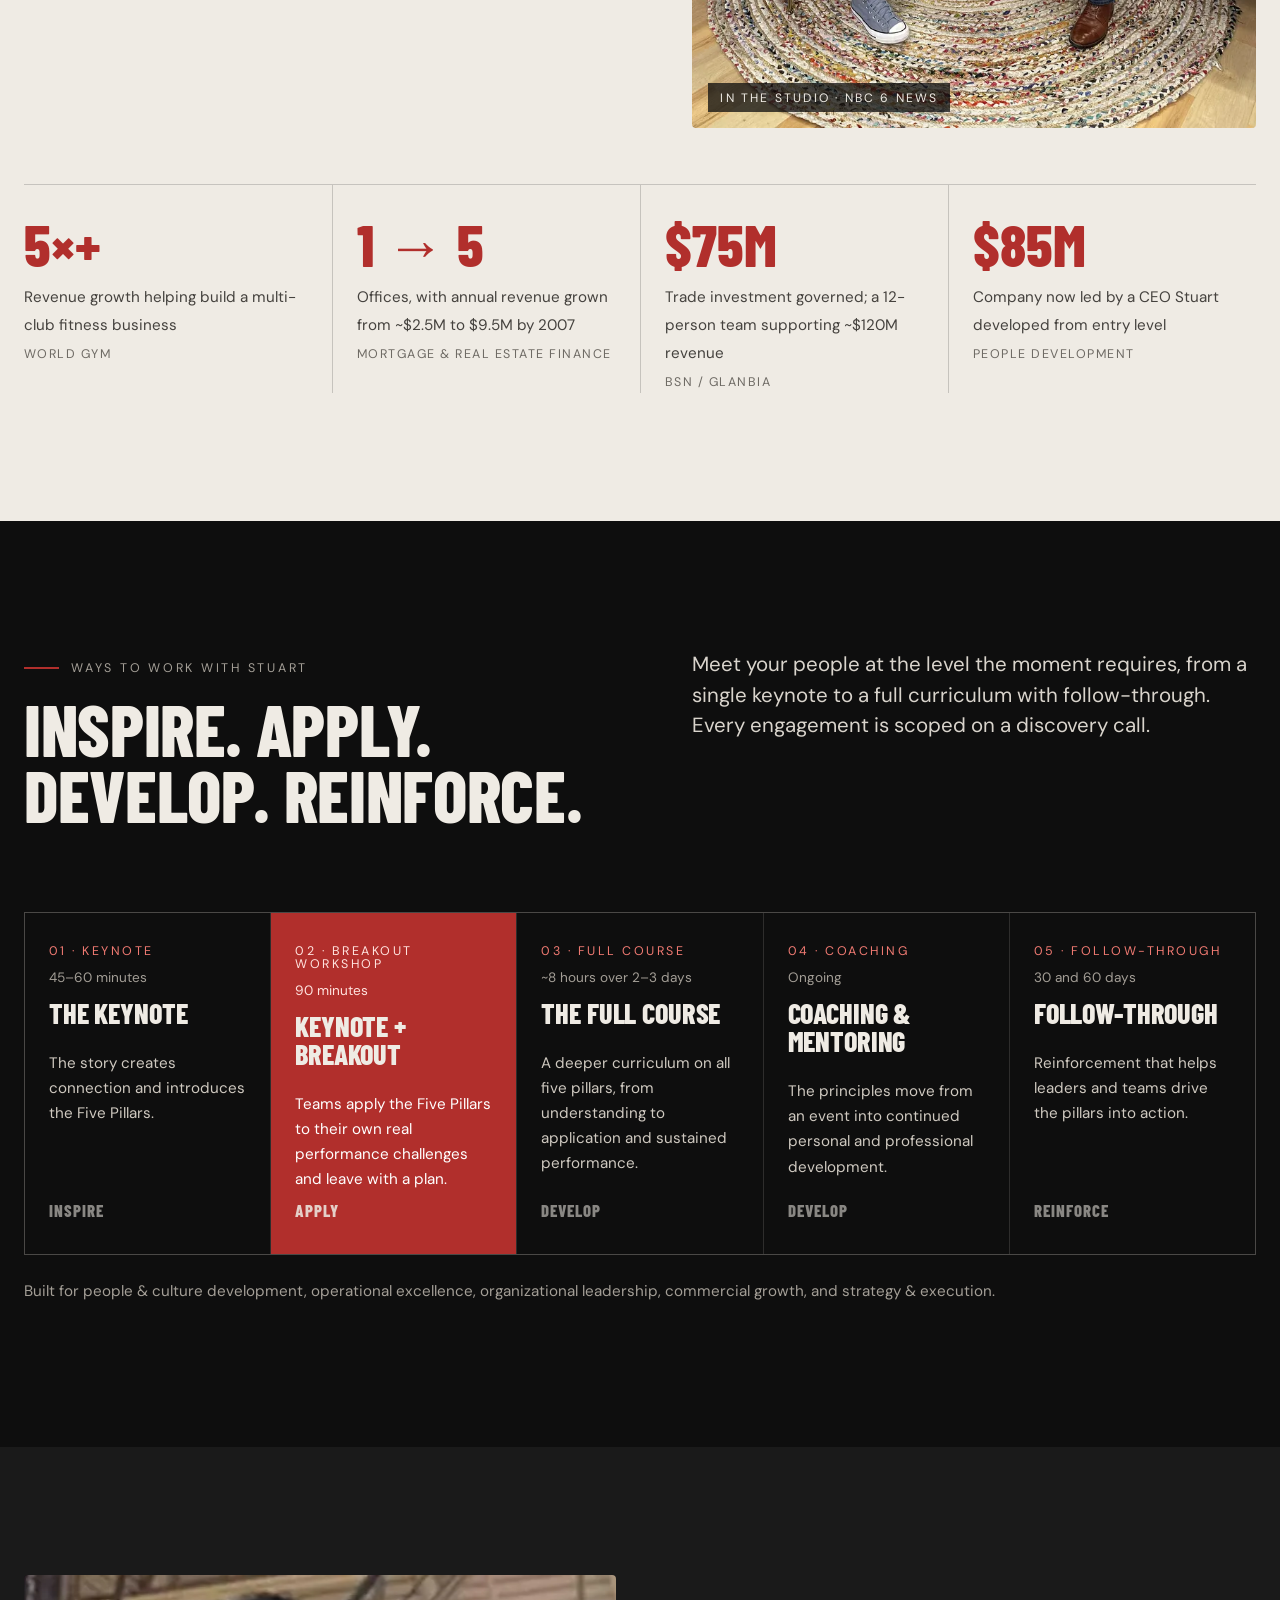
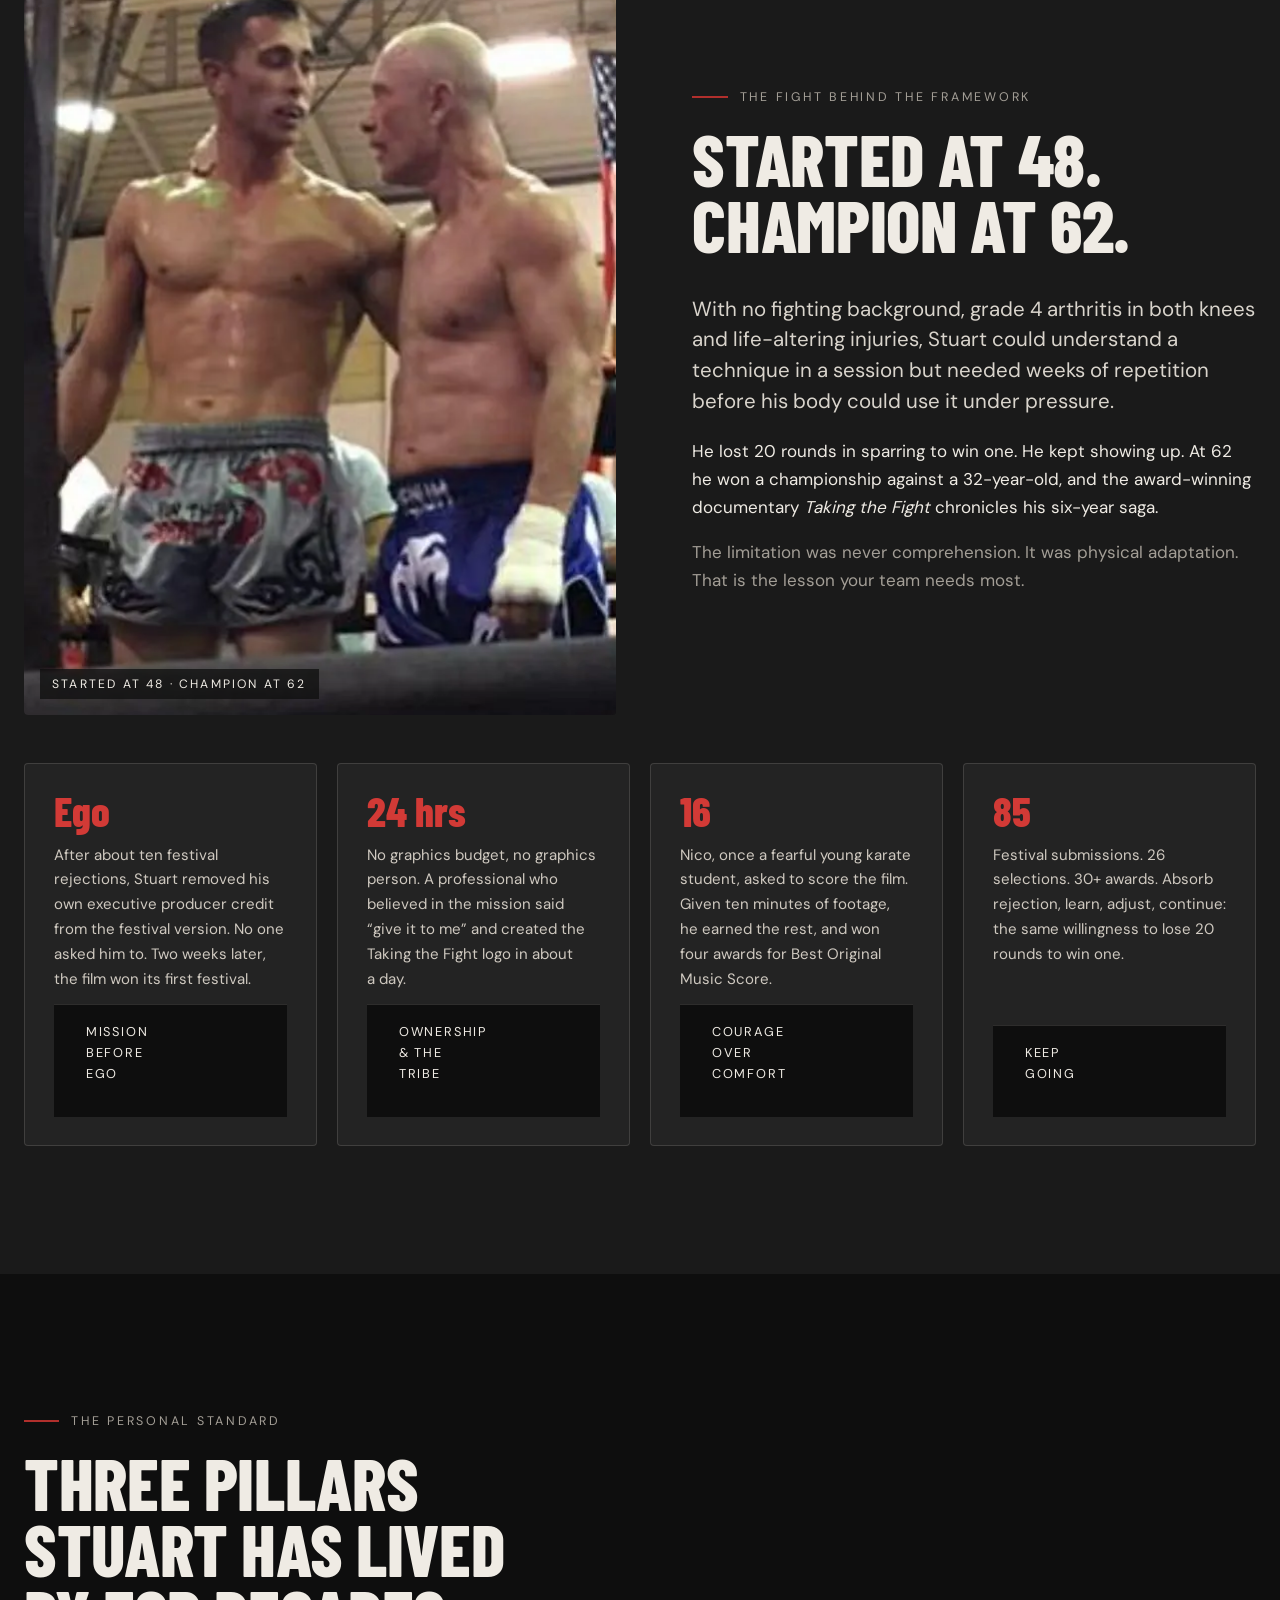
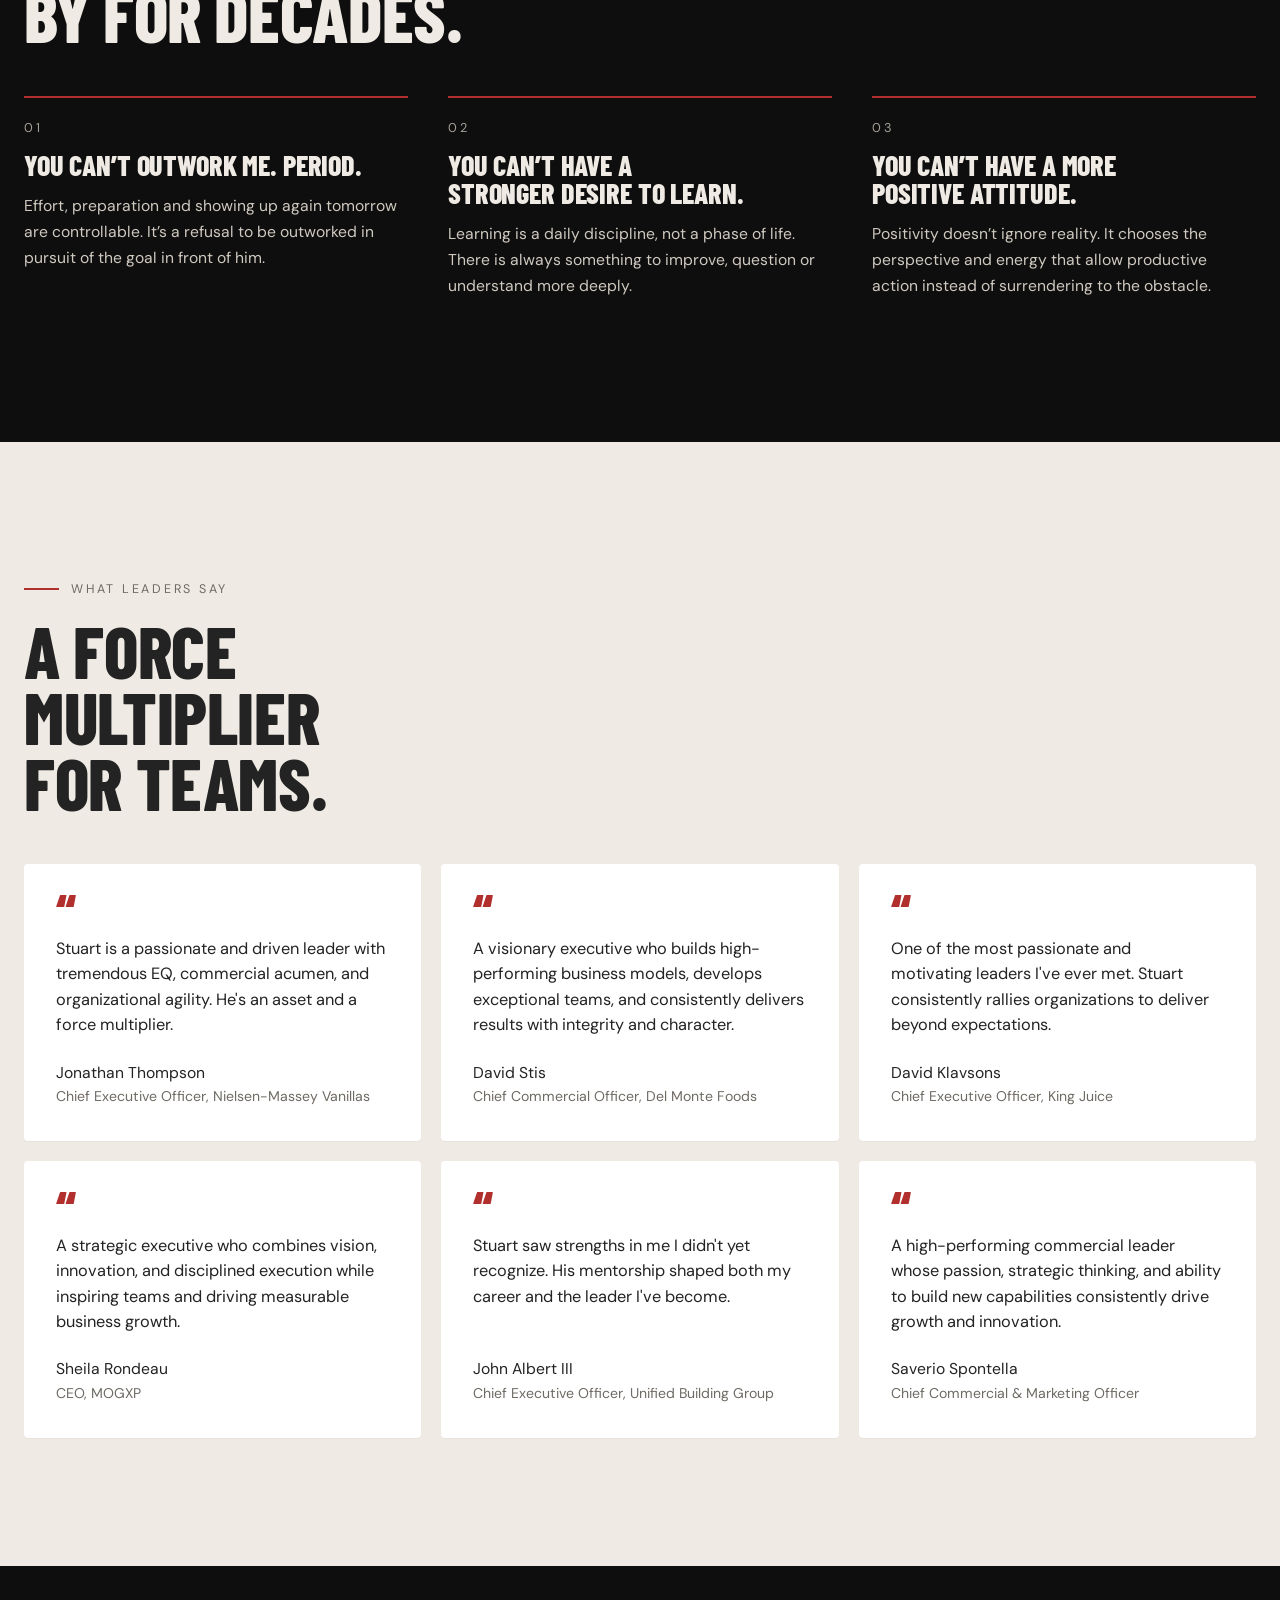
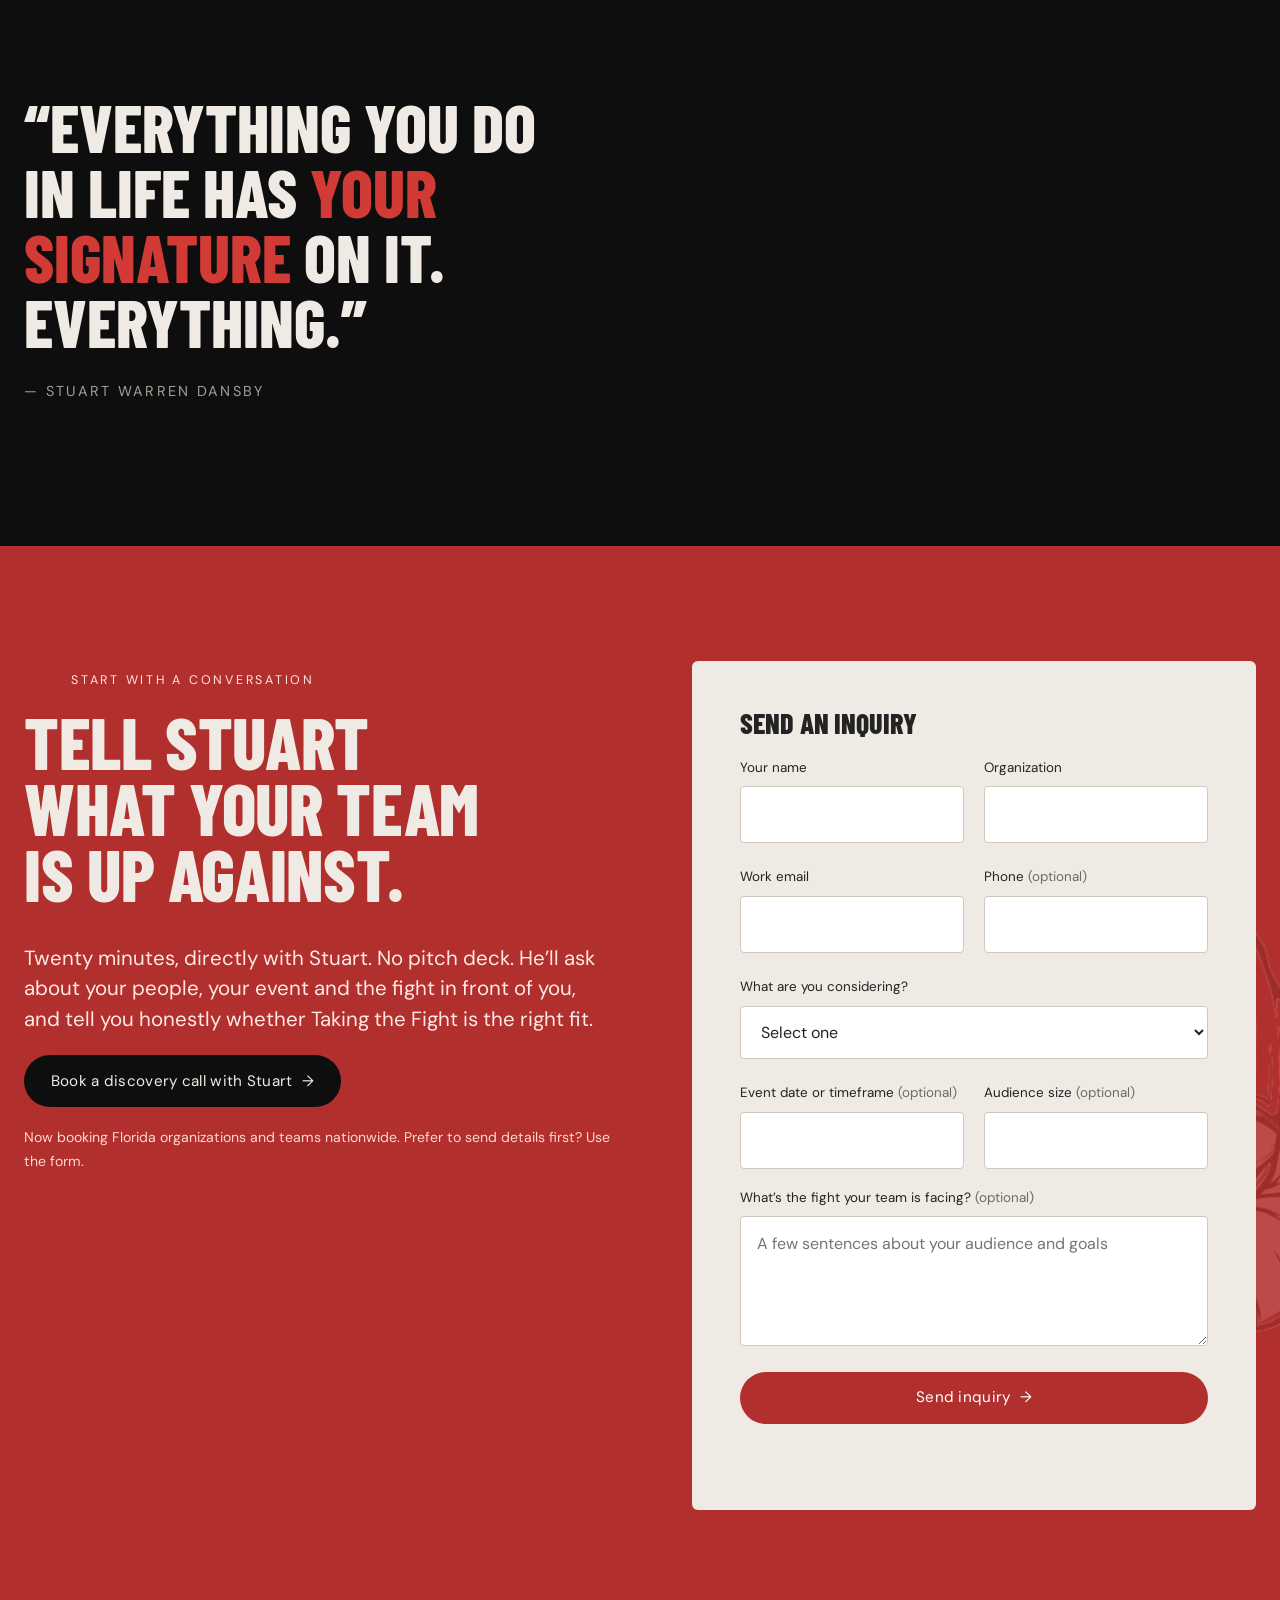
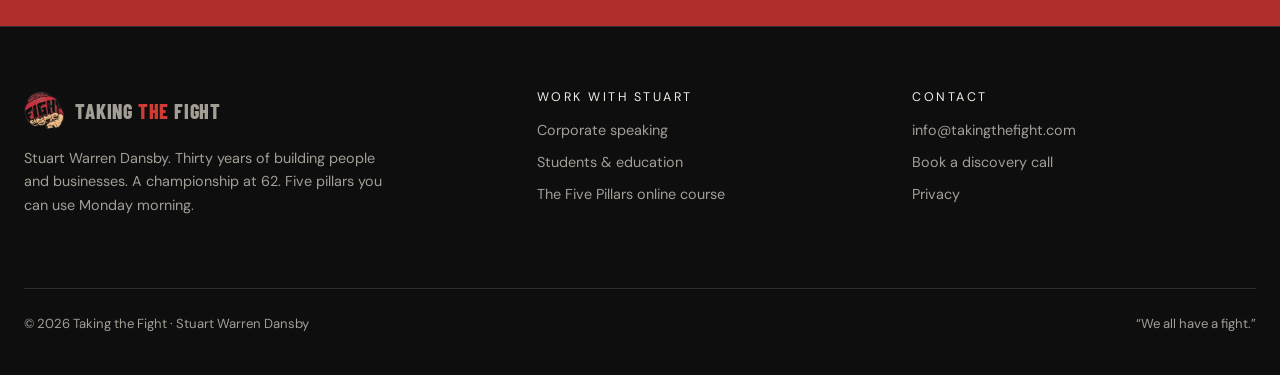
<file: v2/index.html>
<!doctype html>
<html lang="en" class="no-js"><head><meta charset="utf-8"><meta name="viewport" content="width=device-width,initial-scale=1">
<title>Stuart Warren Dansby | Corporate Keynotes &amp; Workshops | Taking the Fight</title><meta name="description" content="Not motivational speaking. Stuart Warren Dansby brings 30 years of building people and businesses, and a championship at 62, into five practical pillars your team can use Monday morning."><meta name="theme-color" content="#0E0E0E">
<meta name="robots" content="noindex"><link rel="canonical" href="https://grandpajackai.github.io/stuart-dansby/v2/">
<meta property="og:title" content="Stuart Warren Dansby | Corporate Keynotes &amp; Workshops | Taking the Fight"><meta property="og:description" content="Not motivational speaking. Stuart Warren Dansby brings 30 years of building people and businesses, and a championship at 62, into five practical pillars your team can use Monday morning."><meta property="og:image" content="https://grandpajackai.github.io/stuart-dansby/assets/social.jpg"><meta property="og:type" content="website">
<link rel="icon" href="../assets/favicon.svg" type="image/svg+xml">
<link rel="preload" href="../assets/barlow-condensed-bold.ttf" as="font" type="font/ttf" crossorigin>
<link rel="stylesheet" href="v2.css"></head><body>
<a class="skip" href="#main">Skip to content</a><header class="hdr"><div class="wrap"><a class="brand" href="./" aria-label="Taking the Fight home"><img src="img/fist-sm.webp" width="40" height="40" alt=""><span>Taking <b>the</b> Fight</span></a>
<button class="menu-btn" type="button" aria-expanded="false" aria-controls="nav" aria-label="Open menu"><span></span></button>
<nav class="nav" id="nav" aria-label="Main"><a href="./" aria-current="page">Corporate</a><a href="education/">Students &amp; Education</a><a href="course/">Online Course</a><a class="btn btn-red btn-sm" data-book="corp" href="mailto:info@takingthefight.com">Book a discovery call</a></nav></div></header>
<main id="main">
<section class="hero"><div class="hero-media"><img src="../assets/stuart-stage.webp" srcset="../assets/stuart-stage-small.webp 800w, ../assets/stuart-stage.webp 1920w" sizes="100vw" alt="" fetchpriority="high" style="object-position:80% 30%"></div><div class="wrap">
<span class="eyebrow">Keynotes · Workshops · Follow&#8209;through</span>
<h1>Inspiration fades by Monday. <span class="red">Behavior doesn’t.</span></h1>
<p class="lede">Stuart Warren Dansby spent 30 years building people and businesses, then started fighting at 48 and won a championship at 62. He turns both into five practical pillars your team can put to work the next morning.</p>
<div class="actions"><a class="btn btn-red" data-book="corp" href="#contact">Book a 20-minute discovery call <span class="arr" aria-hidden="true">→</span></a><a class="btn btn-ghost" href="https://www.youtube.com/watch?v=5sc7bOOXswY" data-video="5sc7bOOXswY" target="_blank" rel="noopener">▶ Watch the reel</a></div>
<div class="hero-meta"><div><b>30+ yrs</b>Building businesses &amp; leaders</div><div><b>62</b>Championship belt, vs. a 32-year-old</div><div><b>30+</b>Awards for the documentary</div><div><b>2025</b>MMAM Hall of Fame</div></div>
</div></section>

<div class="marquee" aria-hidden="true"><div><span>Perspective</span><span>Discipline</span><span>Your Real Competition Is You</span><span>Servant Leadership</span><span>Championship Performance</span><span>Perspective</span><span>Discipline</span><span>Your Real Competition Is You</span><span>Servant Leadership</span><span>Championship Performance</span></div></div>

<section class="sec cream" id="different"><div class="wrap">
<div class="split top"><div class="rv"><span class="eyebrow">This isn’t motivational speaking</span><h2>The story opens the door. The system changes the work.</h2></div>
<div class="rv"><p class="lede">Most keynotes leave a room energized and unchanged. Stuart’s story connects with people, and the Five Pillars give them something to do with that feeling: one tool per pillar, built to be used the next day without thinking about it.</p><p>“This isn’t about fighting. Fighting is just where I learned these lessons. You’ll never have to throw a punch. But you already have a fight.”</p></div></div>
<div class="versus rv" role="table" aria-label="Taking the Fight compared with generic motivational speaking">
<div class="h" role="columnheader">Generic motivational talk</div><div class="h" role="columnheader">Taking the Fight</div>
<div class="no" role="cell">A highlight-reel life story</div><div class="yes" role="cell">A ring story paired with a business story, every time</div>
<div class="no" role="cell">Energy that fades by Monday</div><div class="yes" role="cell">A four-step tool for each pillar, used the next day</div>
<div class="no" role="cell">Speaker who has never run a P&amp;L</div><div class="yes" role="cell">30 years leading teams, budgets and turnarounds</div>
<div class="no" role="cell">One event, then nothing</div><div class="yes" role="cell">30- and 60-day follow-through that drives it into action</div>
</div></div></section>

<section class="sec" id="pillars"><div class="wrap">
<div class="split top"><div class="rv"><span class="eyebrow">The operating system</span><h2>The Five Pillars of Taking the Fight</h2></div><p class="lede rv">Each pillar pairs a true story from the ring with a true story from business, is backed by published research, and ends with one simple tool. The test for every one: can someone use it Monday morning?</p></div>
<div class="pillars"><div class="pillar rv"><span class="n" aria-hidden="true">01</span><div><h3>Perspective</h3><p class="tool"><b>The tool:</b> Name It. Perspective-ize It. Find A Way. Build the Checklist.</p></div><blockquote>“The difference between stress and challenge is perspective.”</blockquote></div><div class="pillar rv"><span class="n" aria-hidden="true">02</span><div><h3>Discipline</h3><p class="tool"><b>The tool:</b> Find the Fight. Weigh It. Take It First. Sign It.</p></div><blockquote>“Successful people do what unsuccessful people don’t want to do.”</blockquote></div><div class="pillar rv"><span class="n" aria-hidden="true">03</span><div><h3>Your Real Competition Is You</h3><p class="tool"><b>The tool:</b> Pick Your Opponent. Watch the Film. Corner Talk. Win the Round.</p></div><blockquote>“Your real competition is not the person across from you. It is who you were yesterday.”</blockquote></div><div class="pillar rv"><span class="n" aria-hidden="true">04</span><div><h3>Servant Leadership &amp; the Power of the Team</h3><p class="tool"><b>The tool:</b> Build Your Corner. Resource Them. Listen Without Ego. Let Them Own the Fix.</p></div><blockquote>“Judge people by the full body of their work, not their worst five minutes.”</blockquote></div><div class="pillar rv"><span class="n" aria-hidden="true">05</span><div><h3>Championship Performance</h3><p class="tool"><b>The tool:</b> The Daily Fight Card: a three-minute morning routine.</p></div><blockquote>“Three things happen every day: excuses, apologies and results. Only one of them matters.”</blockquote></div></div>
</div></section>

<section class="sec" style="padding-top:0"><div class="wrap"><a class="reel rv" href="https://www.youtube.com/watch?v=5sc7bOOXswY" data-video="5sc7bOOXswY" target="_blank" rel="noopener" aria-label="Play Stuart Warren Dansby speaker reel (opens video)"><img src="img/reel.webp" srcset="img/reel-sm.webp 960w, img/reel.webp 1920w" sizes="(max-width:860px) 100vw, 1240px" width="1920" height="1080" alt="Stuart Warren Dansby speaking on stage with a microphone" loading="lazy" decoding="async" style="object-position:50% 35%"><span class="play" aria-hidden="true"><i></i></span><span class="lbl">Speaker reel · Watch Stuart on stage</span></a></div></section>

<section class="sec cream" id="credibility"><div class="wrap">
<div class="split"><div class="rv"><span class="eyebrow">Credibility</span><h2>Tested where payroll is real.</h2><p class="lede">Stuart’s defining strength is developing people, then building the process and execution around them. That’s why Taking the Fight starts with people: sustainable performance does too.</p>
<p>John Albert started as a young gym-membership salesperson who struggled to sell. Under Stuart’s coaching he became owner and CEO of a company generating roughly $85M and growing.</p></div>
<figure class="photo tall rv"><img src="img/media.webp" srcset="img/media-sm.webp 800w, img/media.webp 1200w" sizes="(max-width:860px) 100vw, 50vw" width="1200" height="1500" alt="Stuart Warren Dansby in the NBC 6 News studio with his championship belt" loading="lazy" decoding="async" style="object-position:50% 50%"><figcaption>In the studio · NBC 6 News</figcaption></figure></div>
<div class="stats rv"><div class="stat"><b>5×+</b><span>Revenue growth helping build a multi-club fitness business</span><small>World Gym</small></div>
<div class="stat"><b>1 → 5</b><span>Offices, with annual revenue grown from ~$2.5M to $9.5M by 2007</span><small>Mortgage &amp; real estate finance</small></div>
<div class="stat"><b>$75M</b><span>Trade investment governed; a 12-person team supporting ~$120M revenue</span><small>BSN / Glanbia</small></div>
<div class="stat"><b>$85M</b><span>Company now led by a CEO Stuart developed from entry level</span><small>People development</small></div></div>
</div></section>

<section class="sec" id="offers"><div class="wrap">
<div class="split top"><div class="rv"><span class="eyebrow">Ways to work with Stuart</span><h2>Inspire. Apply. Develop. Reinforce.</h2></div><p class="lede rv">Meet your people at the level the moment requires, from a single keynote to a full curriculum with follow-through. Every engagement is scoped on a discovery call.</p></div>
<div class="ladder">
<article class="rung rv"><span class="step">01 · Keynote</span><span class="dur">45–60 minutes</span><h3>The Keynote</h3><p>The story creates connection and introduces the Five Pillars.</p><span class="verb">Inspire</span></article>
<article class="rung feature rv"><span class="step">02 · Breakout workshop</span><span class="dur">90 minutes</span><h3>Keynote + Breakout</h3><p>Teams apply the Five Pillars to their own real performance challenges and leave with a plan.</p><span class="verb">Apply</span></article>
<article class="rung rv"><span class="step">03 · Full course</span><span class="dur">~8 hours over 2–3 days</span><h3>The Full Course</h3><p>A deeper curriculum on all five pillars, from understanding to application and sustained performance.</p><span class="verb">Develop</span></article>
<article class="rung rv"><span class="step">04 · Coaching</span><span class="dur">Ongoing</span><h3>Coaching &amp; Mentoring</h3><p>The principles move from an event into continued personal and professional development.</p><span class="verb">Develop</span></article>
<article class="rung rv"><span class="step">05 · Follow-through</span><span class="dur">30 and 60 days</span><h3>Follow-Through</h3><p>Reinforcement that helps leaders and teams drive the pillars into action.</p><span class="verb">Reinforce</span></article>
</div>
<p class="muted rv" style="margin-top:1.5rem;font-size:.95rem">Built for people &amp; culture development, operational excellence, organizational leadership, commercial growth, and strategy &amp; execution.</p>
</div></section>

<section class="sec char" id="story"><div class="wrap">
<div class="split"><figure class="photo tall rv"><img src="img/faceoff.webp" srcset="img/faceoff-sm.webp 741w, img/faceoff.webp 741w" sizes="(max-width:860px) 100vw, 50vw" width="741" height="741" alt="Stuart Warren Dansby facing off with his opponent before a fight" loading="lazy" decoding="async" style="object-position:50% 30%"><figcaption>Started at 48 · Champion at 62</figcaption></figure>
<div class="rv"><span class="eyebrow">The fight behind the framework</span><h2>Started at 48. Champion at 62.</h2>
<p class="lede">With no fighting background, grade 4 arthritis in both knees and life-altering injuries, Stuart could understand a technique in a session but needed weeks of repetition before his body could use it under pressure.</p>
<p>He lost 20 rounds in sparring to win one. He kept showing up. At 62 he won a championship against a 32-year-old, and the award-winning documentary <em>Taking the Fight</em> chronicles his six-year saga.</p>
<p class="muted">The limitation was never comprehension. It was physical adaptation. That is the lesson your team needs most.</p></div></div>
<div class="stories">
<article class="story rv"><b>Ego</b><p>After about ten festival rejections, Stuart removed his own executive producer credit from the festival version. No one asked him to. Two weeks later, the film won its first festival.</p><span class="lesson">Mission before ego</span></article>
<article class="story rv"><b>24 hrs</b><p>No graphics budget, no graphics person. A professional who believed in the mission said “give it to me” and created the Taking the Fight logo in about a day.</p><span class="lesson">Ownership &amp; the tribe</span></article>
<article class="story rv"><b>16</b><p>Nico, once a fearful young karate student, asked to score the film. Given ten minutes of footage, he earned the rest, and won four awards for Best Original Music Score.</p><span class="lesson">Courage over comfort</span></article>
<article class="story rv"><b>85</b><p>Festival submissions. 26 selections. 30+ awards. Absorb rejection, learn, adjust, continue: the same willingness to lose 20 rounds to win one.</p><span class="lesson">Keep going</span></article>
</div></div></section>

<section class="sec" id="standard"><div class="wrap">
<span class="eyebrow rv">The personal standard</span><h2 class="rv" style="max-width:16ch">Three pillars Stuart has lived by for decades.</h2>
<div class="pp">
<article class="rv"><span class="num">01</span><h3>You can’t outwork me. Period.</h3><p>Effort, preparation and showing up again tomorrow are controllable. It’s a refusal to be outworked in pursuit of the goal in front of him.</p></article>
<article class="rv"><span class="num">02</span><h3>You can’t have a stronger desire to learn.</h3><p>Learning is a daily discipline, not a phase of life. There is always something to improve, question or understand more deeply.</p></article>
<article class="rv"><span class="num">03</span><h3>You can’t have a more positive attitude.</h3><p>Positivity doesn’t ignore reality. It chooses the perspective and energy that allow productive action instead of surrendering to the obstacle.</p></article>
</div></div></section>

<section class="sec cream" id="endorsements"><div class="wrap">
<span class="eyebrow rv">What leaders say</span><h2 class="rv" style="max-width:14ch">A force multiplier for teams.</h2>
<div class="endorse"><blockquote class="rv"><p>Stuart is a passionate and driven leader with tremendous EQ, commercial acumen, and organizational agility. He's an asset and a force multiplier.</p><footer><strong>Jonathan Thompson</strong>Chief Executive Officer, Nielsen-Massey Vanillas</footer></blockquote><blockquote class="rv"><p>A visionary executive who builds high-performing business models, develops exceptional teams, and consistently delivers results with integrity and character.</p><footer><strong>David Stis</strong>Chief Commercial Officer, Del Monte Foods</footer></blockquote><blockquote class="rv"><p>One of the most passionate and motivating leaders I've ever met. Stuart consistently rallies organizations to deliver beyond expectations.</p><footer><strong>David Klavsons</strong>Chief Executive Officer, King Juice</footer></blockquote><blockquote class="rv"><p>A strategic executive who combines vision, innovation, and disciplined execution while inspiring teams and driving measurable business growth.</p><footer><strong>Sheila Rondeau</strong>CEO, MOGXP</footer></blockquote><blockquote class="rv"><p>Stuart saw strengths in me I didn't yet recognize. His mentorship shaped both my career and the leader I've become.</p><footer><strong>John Albert III</strong>Chief Executive Officer, Unified Building Group</footer></blockquote><blockquote class="rv"><p>A high-performing commercial leader whose passion, strategic thinking, and ability to build new capabilities consistently drive growth and innovation.</p><footer><strong>Saverio Spontella</strong>Chief Commercial &amp; Marketing Officer</footer></blockquote></div></div></section>

<section class="sec" id="quote" style="text-align:left"><div class="wrap"><blockquote class="big-quote rv">“Everything you do in life has <em>your signature</em> on it. Everything.”</blockquote><p class="attrib rv">— Stuart Warren Dansby</p></div></section>

<section class="cta" id="contact" aria-labelledby="cta-h"><div class="wrap">
<div class="split top"><div class="rv"><span class="eyebrow" style="color:#FFE3DF">Start with a conversation</span><h2 id="cta-h">Tell Stuart what your team is up against.</h2>
<p class="lede">Twenty minutes, directly with Stuart. No pitch deck. He’ll ask about your people, your event and the fight in front of you, and tell you honestly whether Taking the Fight is the right fit.</p>
<div class="actions"><a class="btn btn-dark" data-book="corp" href="mailto:info@takingthefight.com">Book a discovery call with Stuart <span class="arr" aria-hidden="true">→</span></a></div>
<p class="cta-note">Now booking Florida organizations and teams nationwide. Prefer to send details first? Use the form.</p></div>
<div class="panel rv" style="background:var(--cream);color:var(--char);border:0"><h3 style="margin-bottom:1.2rem">Send an inquiry</h3>
<form class="form" data-mail="Speaking inquiry: Stuart Warren Dansby" action="mailto:info@takingthefight.com" method="post" enctype="text/plain" novalidate>
<div class="field"><label for="name">Your name</label><input id="name" name="name" type="text" data-label="Your name" required aria-required="true" aria-describedby="name-err" autocomplete="name"><span class="err" id="name-err" aria-live="polite"></span></div><div class="field"><label for="org">Organization</label><input id="org" name="org" type="text" data-label="Organization" required aria-required="true" aria-describedby="org-err" autocomplete="organization"><span class="err" id="org-err" aria-live="polite"></span></div><div class="field"><label for="email">Work email</label><input id="email" name="email" type="email" data-label="Work email" required aria-required="true" aria-describedby="email-err" autocomplete="email"><span class="err" id="email-err" aria-live="polite"></span></div><div class="field"><label for="phone">Phone <span class="opt">(optional)</span></label><input id="phone" name="phone" type="tel" data-label="Phone" autocomplete="tel"></div>
<div class="field full"><label for="format">What are you considering?</label><select id="format" name="format" data-label="What are you considering?" required aria-required="true" aria-describedby="format-err"><option value="">Select one</option><option>Keynote (45–60 min)</option><option>Keynote + 90-min breakout</option><option>Full course (2–3 days)</option><option>Coaching & mentoring</option><option>Not sure yet</option></select><span class="err" id="format-err" aria-live="polite"></span></div>
<div class="field"><label for="when">Event date or timeframe <span class="opt">(optional)</span></label><input id="when" name="when" type="text" data-label="Event date or timeframe"></div><div class="field"><label for="size">Audience size <span class="opt">(optional)</span></label><input id="size" name="size" type="text" data-label="Audience size"></div>
<div class="field full"><label for="msg">What’s the fight your team is facing? <span class="opt">(optional)</span></label><textarea id="msg" name="msg" data-label="What’s the fight your team is facing?" placeholder="A few sentences about your audience and goals"></textarea></div>
<div class="full"><button class="btn btn-red" type="submit" style="width:100%">Send inquiry <span class="arr" aria-hidden="true">→</span></button></div>
<p class="form-status" role="status" aria-live="polite"></p></form></div></div></div></section>
</main><footer class="ftr"><div class="wrap"><div><a class="brand" href="./"><img src="img/fist-sm.webp" width="40" height="40" alt=""><span>Taking <b>the</b> Fight</span></a><p style="margin-top:1rem;max-width:36ch">Stuart Warren Dansby. Thirty years of building people and businesses. A championship at 62. Five pillars you can use Monday morning.</p></div>
<div><h4>Work with Stuart</h4><ul><li><a href="./">Corporate speaking</a></li><li><a href="education/">Students &amp; education</a></li><li><a href="course/">The Five Pillars online course</a></li></ul></div>
<div><h4>Contact</h4><ul><li><a data-email href="mailto:info@takingthefight.com">info@takingthefight.com</a></li><li><a data-book="corp" href="mailto:info@takingthefight.com">Book a discovery call</a></li><li><a href="../privacy/">Privacy</a></li></ul></div>
<div class="legal"><span>© <span id="yr">2026</span> Taking the Fight · Stuart Warren Dansby</span><span>“We all have a fight.”</span></div></div></footer>
<dialog class="video" id="video" aria-label="Speaker reel"><button class="x" type="button">Close ✕</button><div class="frame"></div></dialog>
<script src="config.js"></script><script src="v2.js" defer></script></body></html>
</file>
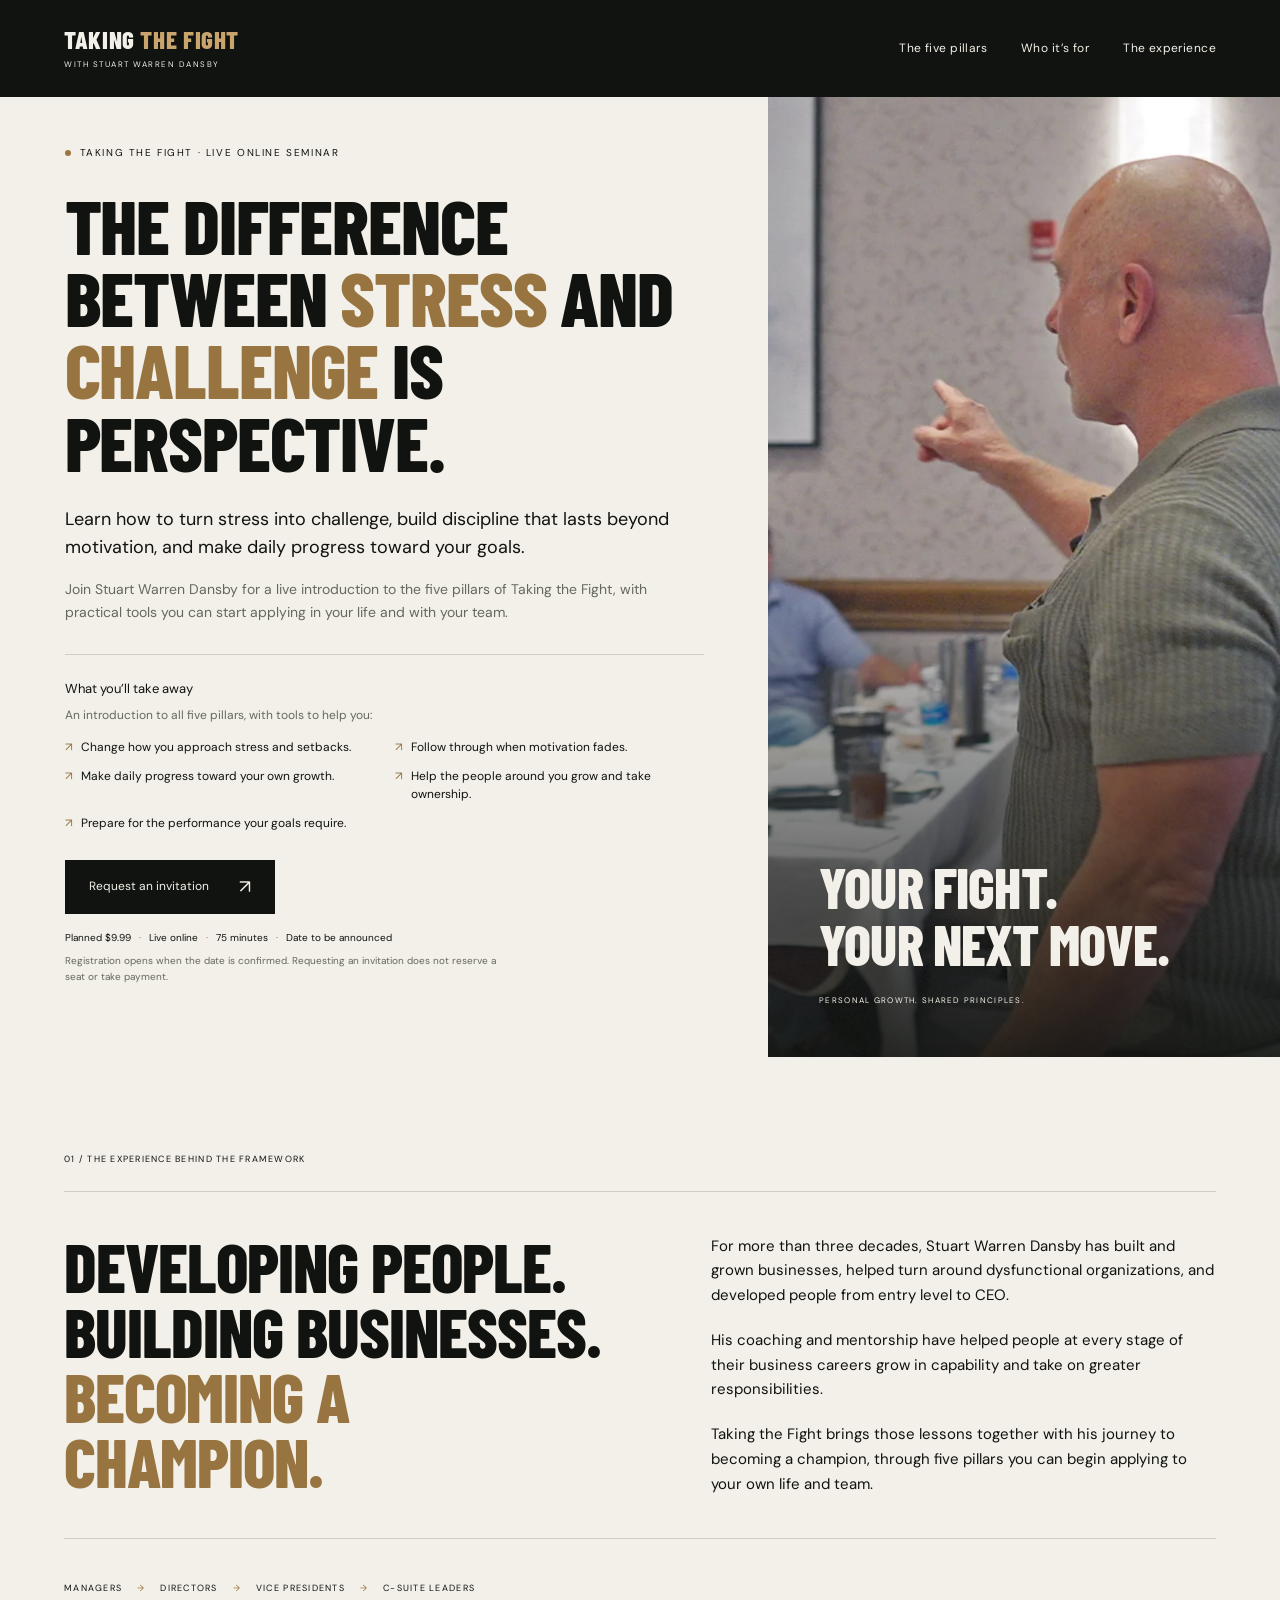
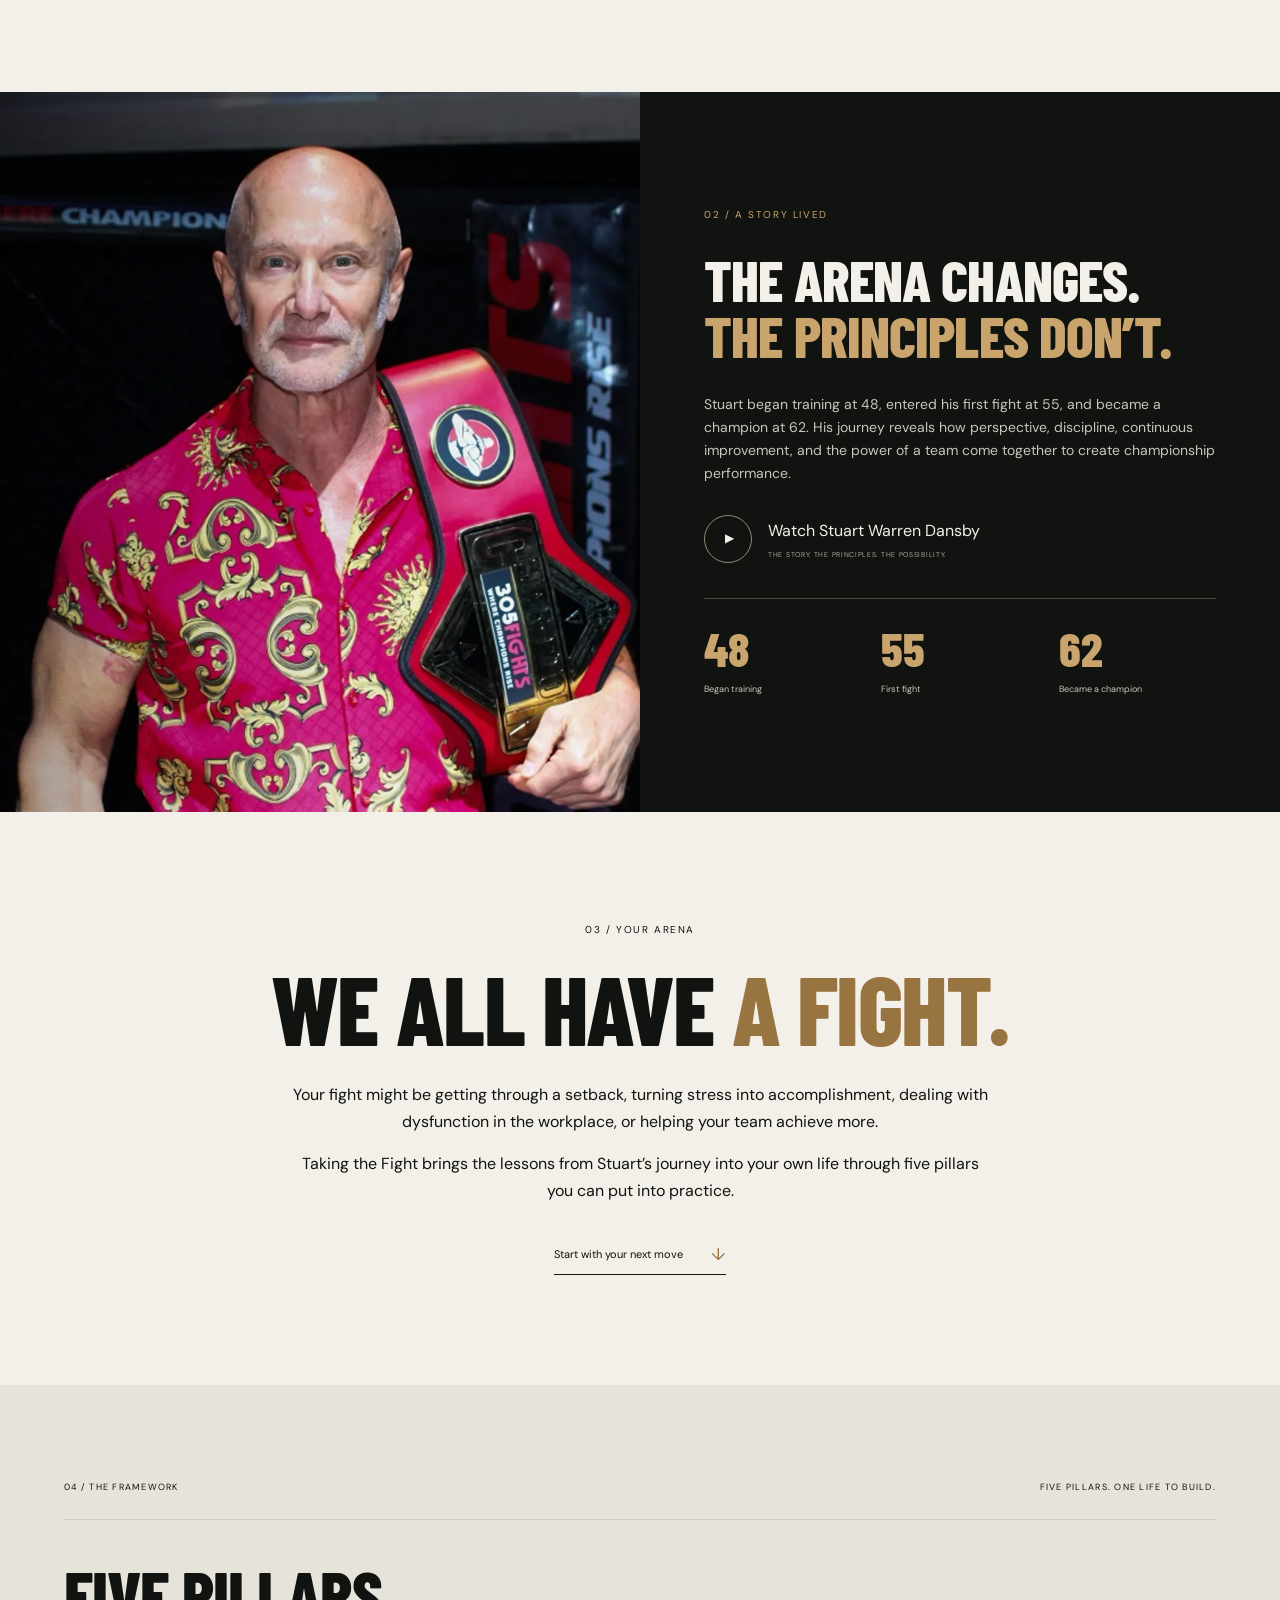
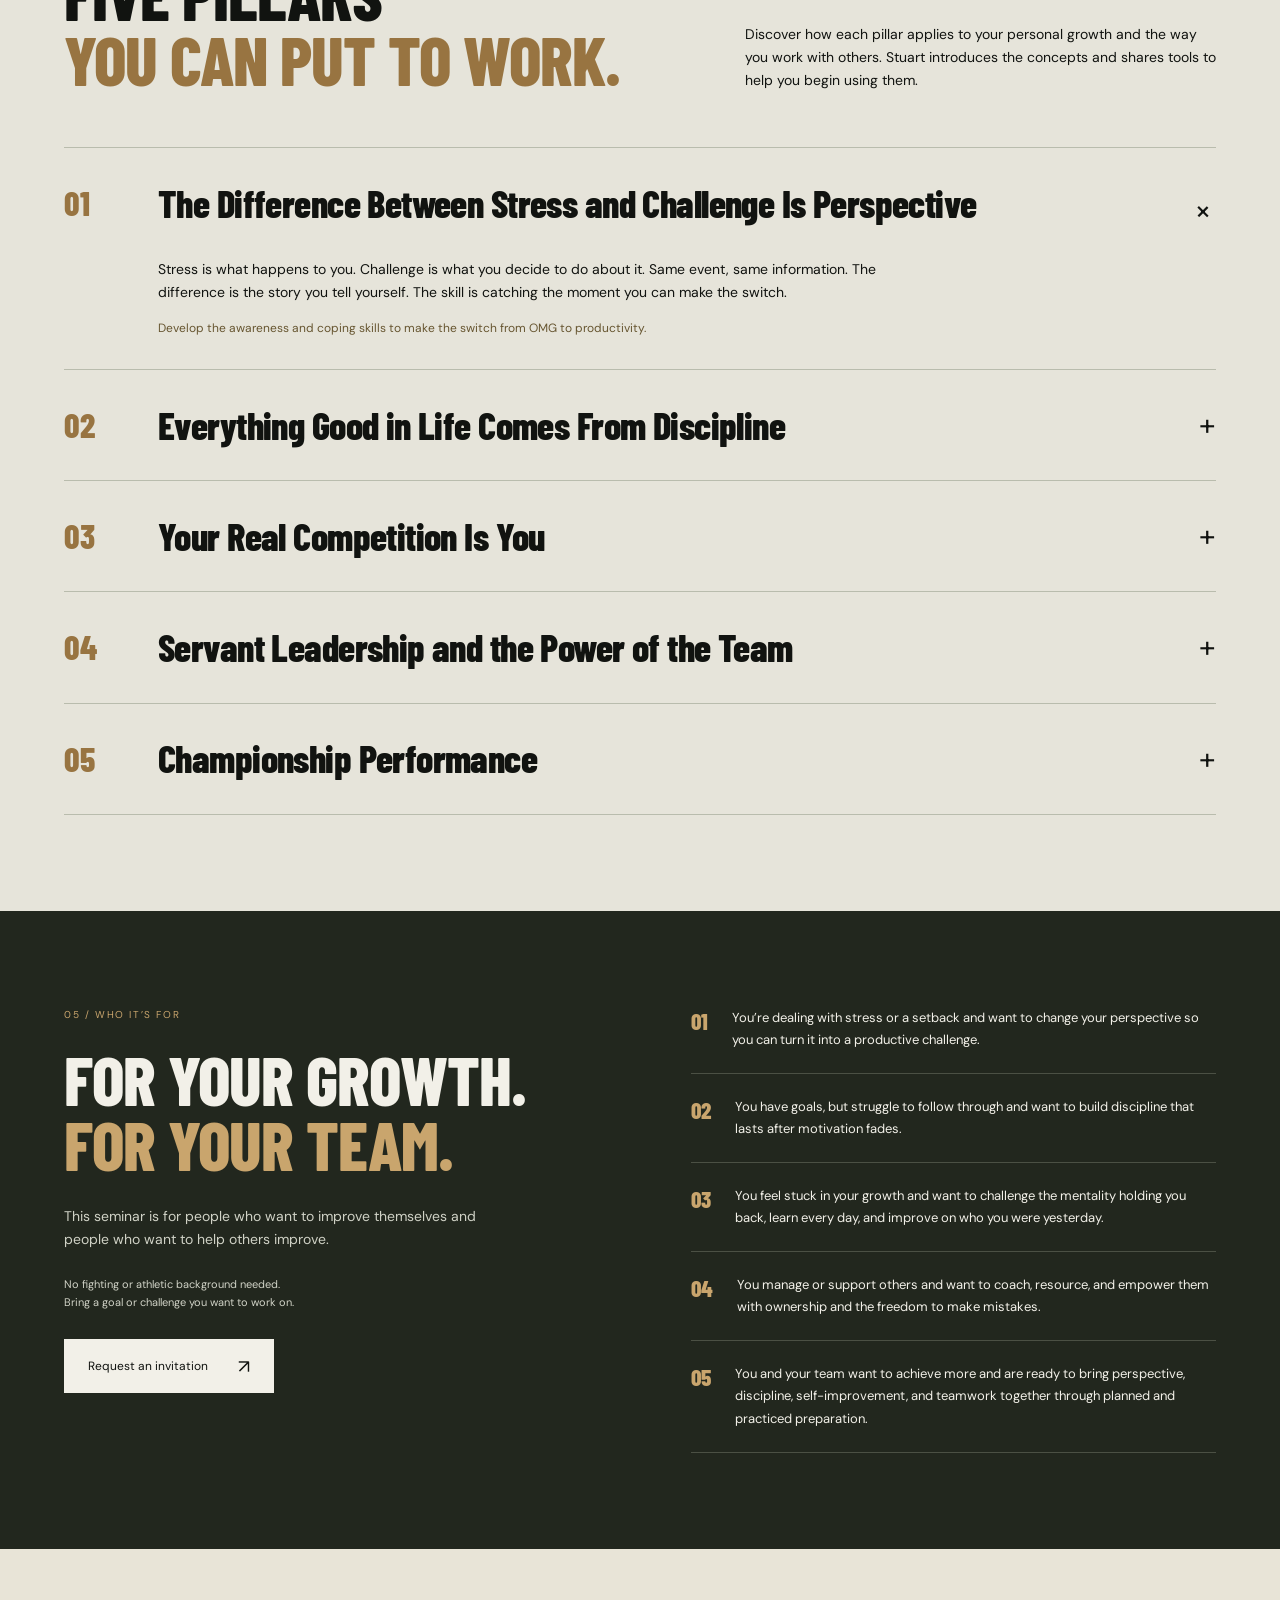
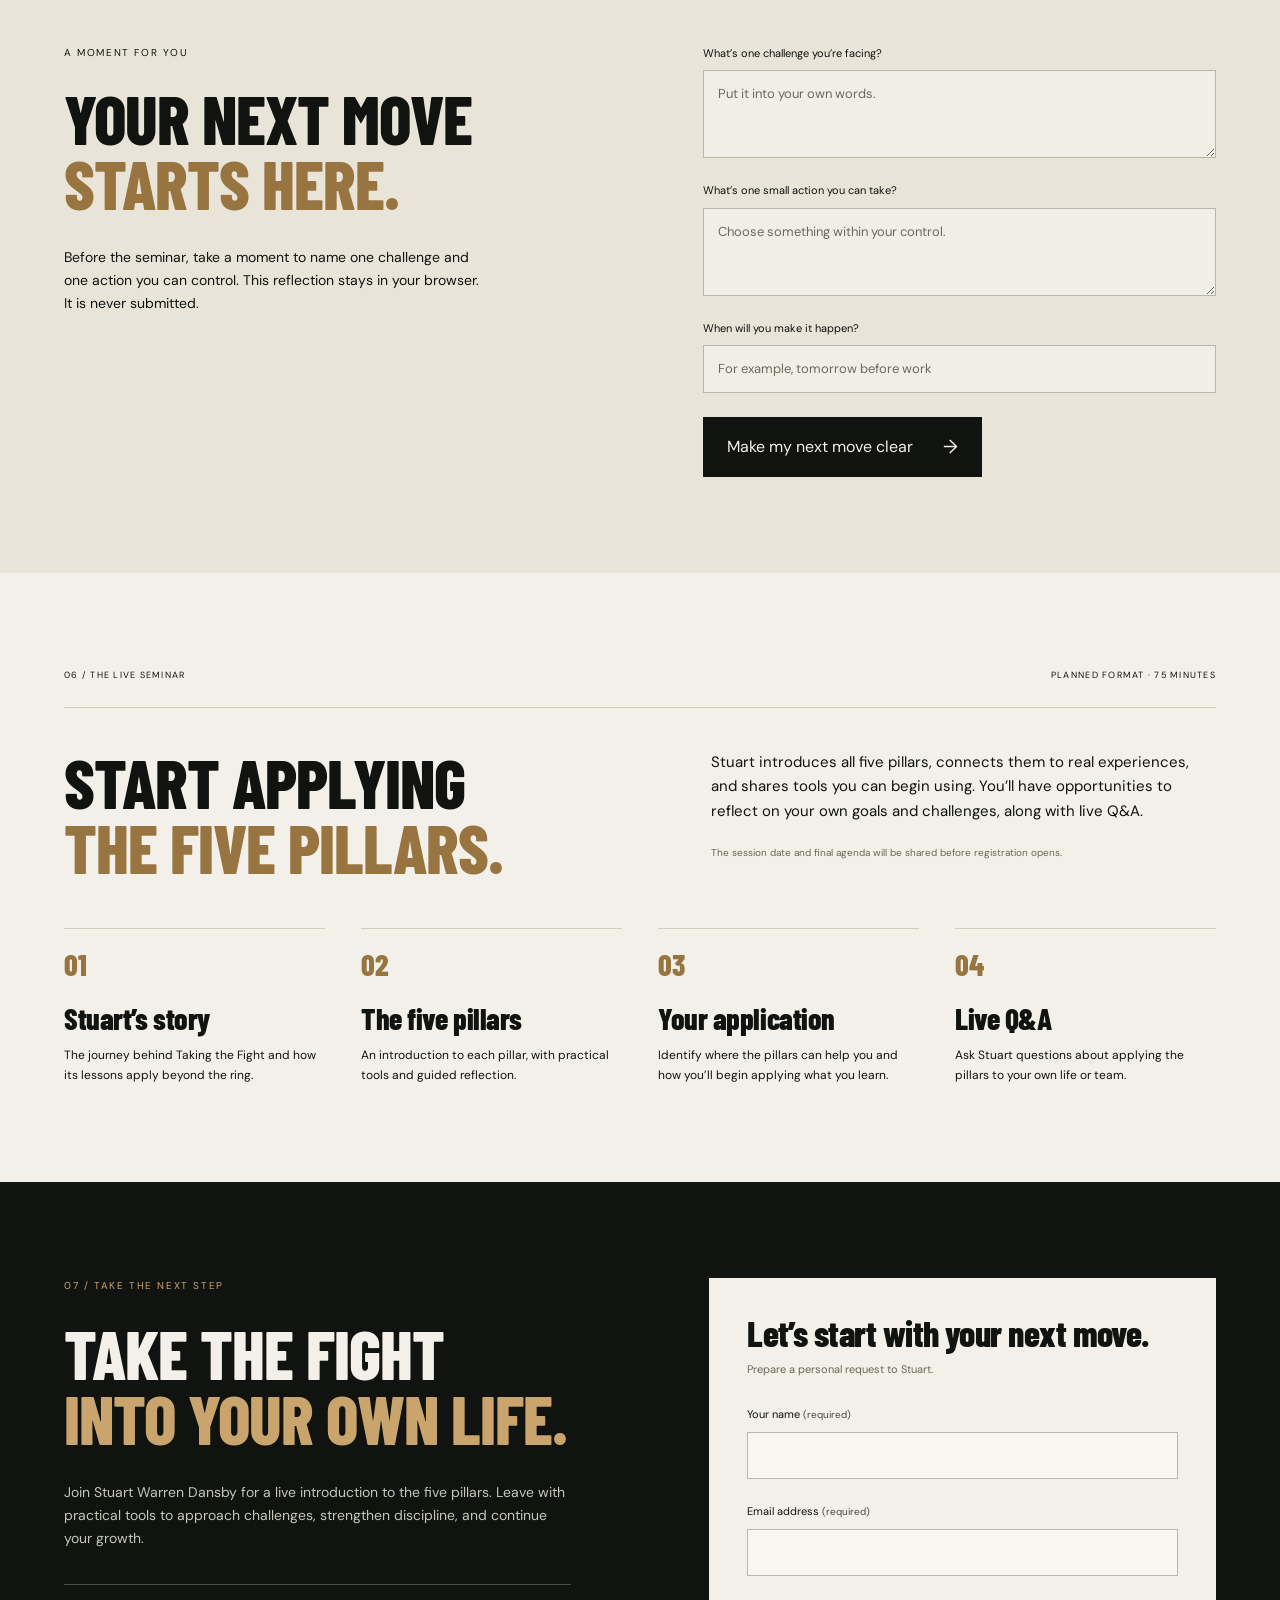
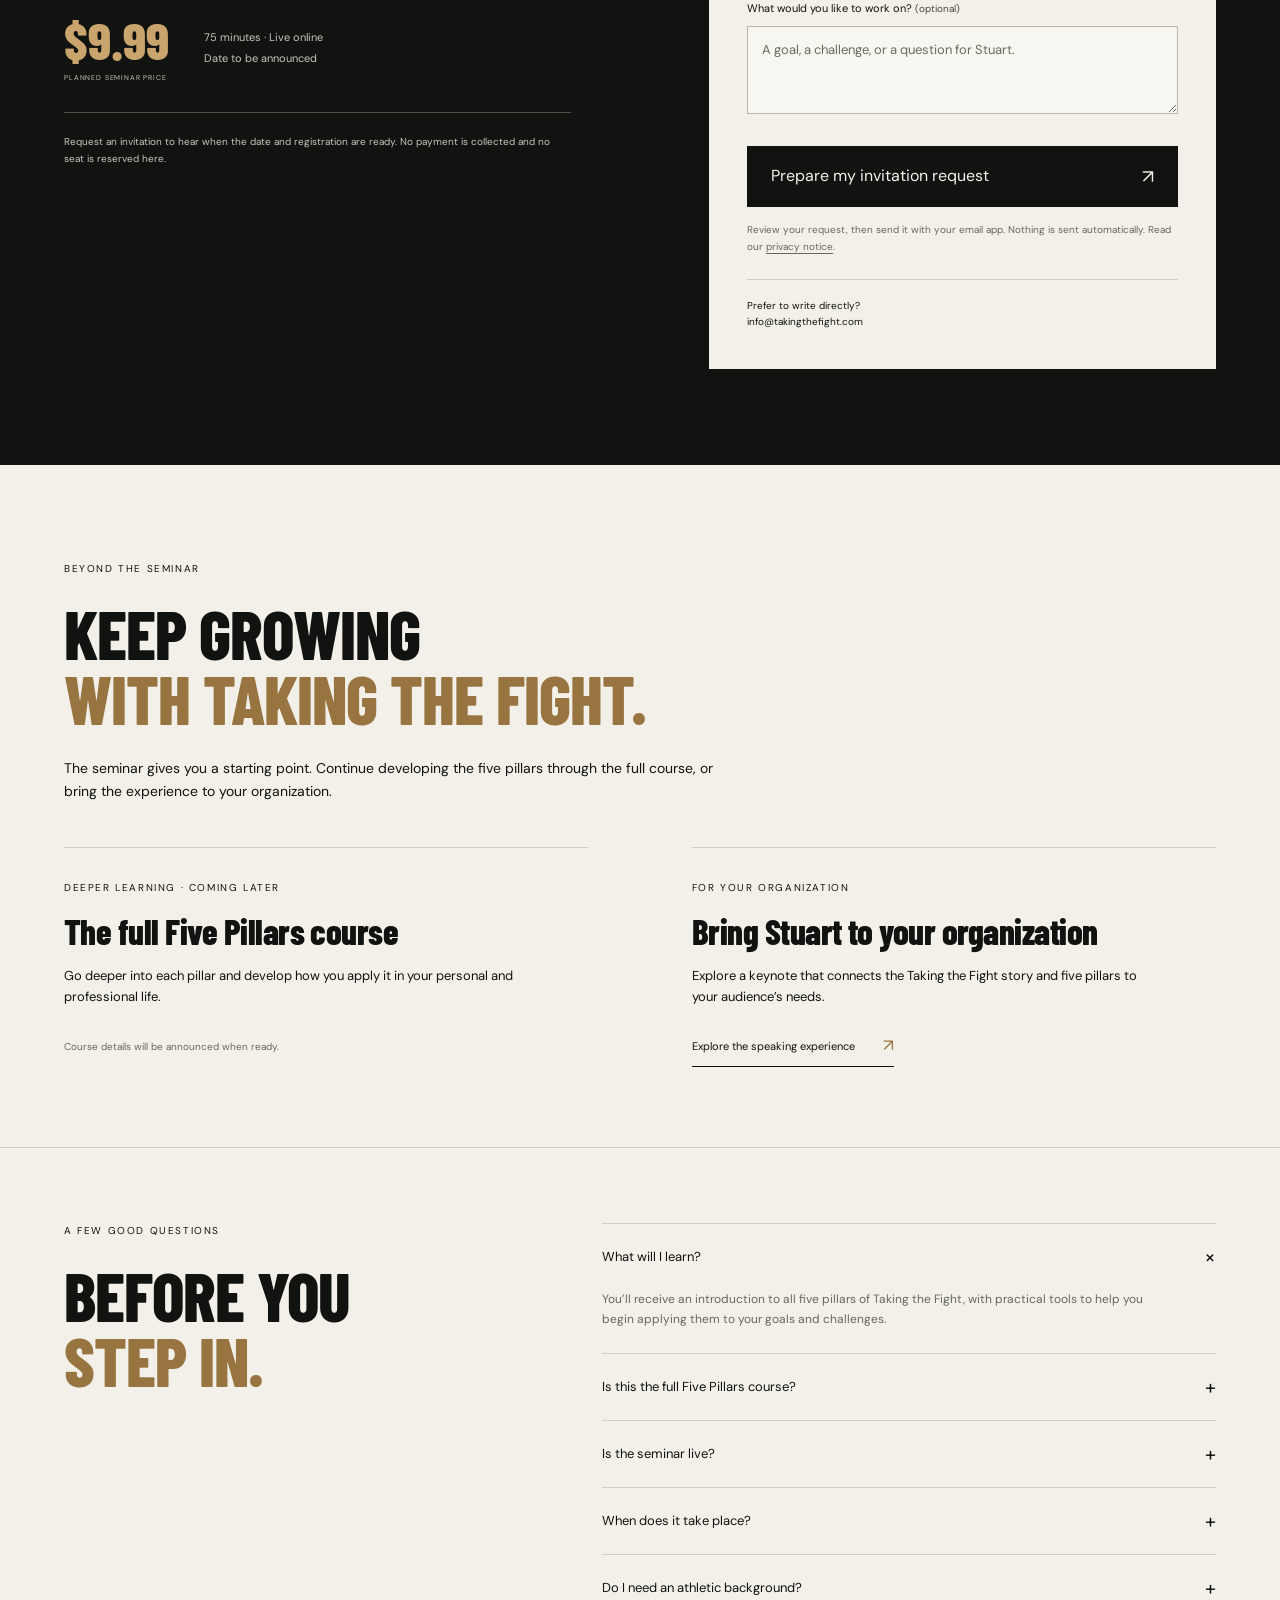
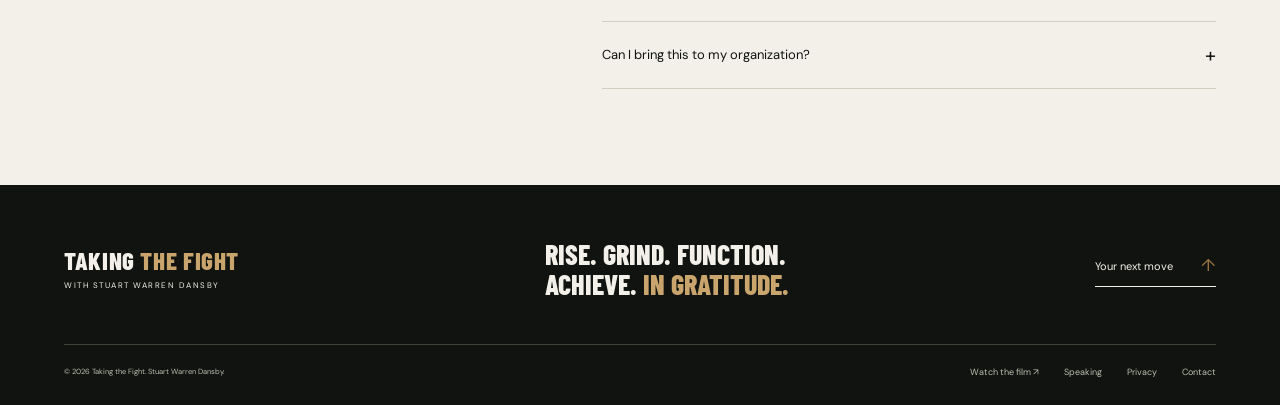
<file: workshop/index.html>
<!doctype html>
<html lang="en">
<head>
  <meta charset="utf-8">
  <meta name="viewport" content="width=device-width, initial-scale=1">
  <meta name="theme-color" content="#111310">
  <link rel="icon" href="../assets/favicon.svg" type="image/svg+xml">
  <title>Taking the Fight Seminar | Stuart Warren Dansby</title>
  <meta name="description" content="A live introduction to the five pillars of Taking the Fight with Stuart Warren Dansby. Turn stress into challenge, build discipline, and take your next step.">
  <link rel="canonical" href="https://grandpajackai.github.io/stuart-dansby/workshop/">
  <meta property="og:type" content="website">
  <meta property="og:title" content="Your fight. Your next move. | Taking the Fight">
  <meta property="og:description" content="The difference between stress and challenge is perspective. Explore a live introduction to Stuart Warren Dansby’s five pillars.">
  <meta property="og:image" content="https://grandpajackai.github.io/stuart-dansby/assets/social.jpg">
  <meta property="og:url" content="https://grandpajackai.github.io/stuart-dansby/workshop/">
  <meta name="twitter:card" content="summary_large_image">
  <link rel="preload" href="../assets/barlow-condensed-bold.ttf" as="font" type="font/ttf" crossorigin>
  <link rel="stylesheet" href="../assets/site.css">
  <link rel="stylesheet" href="workshop.css">
  <script src="../assets/site.js" defer></script>
  <script src="workshop.js" defer></script>
  <script type="application/ld+json">{"@context":"https://schema.org","@type":"WebPage","name":"Taking the Fight Seminar","description":"A live introduction to the five pillars of Taking the Fight with Stuart Warren Dansby.","url":"https://grandpajackai.github.io/stuart-dansby/workshop/","about":{"@type":"Person","name":"Stuart Warren Dansby","url":"https://takingthefight.com/about/","jobTitle":"Keynote speaker and performance coach"}}</script>
</head>
<body class="workshop-page">
  <a class="w-skip" href="#main">Skip to content</a>
  <header class="w-header">
    <a class="w-wordmark" href="./" aria-label="Taking the Fight seminar home">TAKING <span>THE FIGHT</span><small>WITH STUART WARREN DANSBY</small></a>
    <button class="w-menu" type="button" data-menu-toggle aria-controls="main-nav" aria-expanded="false">Menu <span aria-hidden="true">+</span></button>
    <nav class="w-nav" id="main-nav" aria-label="Main navigation">
      <a href="#pillars">The five pillars</a>
      <a href="#who">Who it’s for</a>
      <a href="#experience">The experience</a>
    </nav>
  </header>

  <main id="main">
    <section class="w-hero" aria-labelledby="hero-title">
      <div class="w-hero-copy">
        <p class="w-eyebrow"><span aria-hidden="true"></span> TAKING THE FIGHT · LIVE ONLINE SEMINAR</p>
        <h1 id="hero-title">The difference between <em>stress</em> and <em>challenge</em> is perspective.</h1>
        <p class="w-intro">Learn how to turn stress into challenge, build discipline that lasts beyond motivation, and make daily progress toward your goals.</p>
        <p class="w-body">Join Stuart Warren Dansby for a live introduction to the five pillars of Taking the Fight, with practical tools you can start applying in your life and with your team.</p>
        <div class="w-benefits">
          <h2>What you’ll take away</h2>
          <p>An introduction to all five pillars, with tools to help you:</p>
          <ul>
            <li>Change how you approach stress and setbacks.</li>
            <li>Follow through when motivation fades.</li>
            <li>Make daily progress toward your own growth.</li>
            <li>Help the people around you grow and take ownership.</li>
            <li>Prepare for the performance your goals require.</li>
          </ul>
        </div>
        <a class="w-button" href="#invitation">Request an invitation <span aria-hidden="true">↗</span></a>
        <p class="w-format">Planned $9.99 <span>·</span> Live online <span>·</span> 75 minutes <span>·</span> Date to be announced</p>
        <p class="w-launch-note">Registration opens when the date is confirmed. Requesting an invitation does not reserve a seat or take payment.</p>
      </div>
      <figure class="w-hero-figure">
        <img src="../assets/stuart-stage.webp" srcset="../assets/stuart-stage-small.webp 800w, ../assets/stuart-stage.webp 1920w" sizes="(max-width: 760px) 100vw, 100vw" width="1920" height="1080" alt="Stuart Warren Dansby leading a conversation with a business audience" fetchpriority="high">
        <figcaption><span>YOUR FIGHT.<br>YOUR NEXT MOVE.</span><small>PERSONAL GROWTH. SHARED PRINCIPLES.</small></figcaption>
      </figure>
    </section>

    <section class="w-credibility w-section" aria-labelledby="credibility-title">
      <div class="w-section-label"><span>01 / THE EXPERIENCE BEHIND THE FRAMEWORK</span></div>
      <div class="w-split">
        <h2 id="credibility-title">Developing people.<br>Building businesses.<br><em>Becoming a champion.</em></h2>
        <div class="w-prose">
          <p>For more than three decades, Stuart Warren Dansby has built and grown businesses, helped turn around dysfunctional organizations, and developed people from entry level to CEO.</p>
          <p>His coaching and mentorship have helped people at every stage of their business careers grow in capability and take on greater responsibilities.</p>
          <p>Taking the Fight brings those lessons together with his journey to becoming a champion, through five pillars you can begin applying to your own life and team.</p>
        </div>
      </div>
      <p class="w-career-line">MANAGERS <span>→</span> DIRECTORS <span>→</span> VICE PRESIDENTS <span>→</span> C-SUITE LEADERS</p>
    </section>

    <section class="w-story" aria-labelledby="story-title">
      <div class="w-story-image"><img src="../assets/stuart-bio.webp" srcset="../assets/stuart-bio-small.webp 800w, ../assets/stuart-bio.webp 1920w" sizes="(max-width: 760px) 100vw, 100vw" width="1920" height="1080" alt="Stuart Warren Dansby with his championship belt" loading="lazy"></div>
      <div class="w-story-copy">
        <p class="w-eyebrow">02 / A STORY LIVED</p>
        <h2 id="story-title">The arena changes.<br><em>The principles don’t.</em></h2>
        <p>Stuart began training at 48, entered his first fight at 55, and became a champion at 62. His journey reveals how perspective, discipline, continuous improvement, and the power of a team come together to create championship performance.</p>
        <button class="w-video-button" type="button" data-video="5sc7bOOXswY" data-video-title="Stuart Warren Dansby"><span class="w-play" aria-hidden="true">▶</span> <span>Watch Stuart Warren Dansby<small>THE STORY. THE PRINCIPLES. THE POSSIBILITY.</small></span></button>
        <noscript><p class="w-small"><a href="https://www.youtube.com/watch?v=5sc7bOOXswY" target="_blank" rel="noopener noreferrer">Watch Stuart Warren Dansby on YouTube ↗</a></p></noscript>
        <dl class="w-milestones"><div><dt>48</dt><dd>Began training</dd></div><div><dt>55</dt><dd>First fight</dd></div><div><dt>62</dt><dd>Became a champion</dd></div></dl>
      </div>
    </section>

    <section class="w-fight w-section" aria-labelledby="fight-title">
      <p class="w-eyebrow">03 / YOUR ARENA</p>
      <h2 id="fight-title">We all have <em>a fight.</em></h2>
      <p>Your fight might be getting through a setback, turning stress into accomplishment, dealing with dysfunction in the workplace, or helping your team achieve more.</p>
      <p>Taking the Fight brings the lessons from Stuart’s journey into your own life through five pillars you can put into practice.</p>
      <a class="w-text-link" href="#next-move">Start with your next move <span aria-hidden="true">↓</span></a>
    </section>

    <section class="w-pillars w-section" id="pillars" aria-labelledby="pillars-title">
      <div class="w-section-label"><span>04 / THE FRAMEWORK</span><span>FIVE PILLARS. ONE LIFE TO BUILD.</span></div>
      <div class="w-pillars-heading"><h2 id="pillars-title">Five pillars<br><em>you can put to work.</em></h2><p>Discover how each pillar applies to your personal growth and the way you work with others. Stuart introduces the concepts and shares tools to help you begin using them.</p></div>
      <div class="w-pillar-list">
        <details class="w-pillar" open><summary><span class="w-pillar-number">01</span><h3>The Difference Between Stress and Challenge Is Perspective</h3><span class="w-pillar-toggle" aria-hidden="true">+</span></summary><div class="w-pillar-content"><p>Stress is what happens to you. Challenge is what you decide to do about it. Same event, same information. The difference is the story you tell yourself. The skill is catching the moment you can make the switch.</p><p class="w-pillar-takeaway">Develop the awareness and coping skills to make the switch from OMG to productivity.</p></div></details>
        <details class="w-pillar"><summary><span class="w-pillar-number">02</span><h3>Everything Good in Life Comes From Discipline</h3><span class="w-pillar-toggle" aria-hidden="true">+</span></summary><div class="w-pillar-content"><p>Everything you do, every day, whether anyone is watching or not, has your signature on it. Health, relationships, wealth and growth are built through the daily choices nobody sees. Discipline is what shows up after motivation leaves.</p></div></details>
        <details class="w-pillar"><summary><span class="w-pillar-number">03</span><h3>Your Real Competition Is You</h3><span class="w-pillar-toggle" aria-hidden="true">+</span></summary><div class="w-pillar-content"><p>Your real competition is not the person across from you. It is who you were yesterday. Self-improvement is the standard. Beat yesterday’s version of yourself every day, then multiply that growth over a year.</p><p class="w-pillar-takeaway">How to unlock the mentality that currently blocks your growth.</p></div></details>
        <details class="w-pillar"><summary><span class="w-pillar-number">04</span><h3>Servant Leadership and the Power of the Team</h3><span class="w-pillar-toggle" aria-hidden="true">+</span></summary><div class="w-pillar-content"><p>Good people will put more pressure on themselves than you ever can. Resource them. Coach them. Empower them. Give them ownership and the freedom to make mistakes. You win or you learn.</p></div></details>
        <details class="w-pillar"><summary><span class="w-pillar-number">05</span><h3>Championship Performance</h3><span class="w-pillar-toggle" aria-hidden="true">+</span></summary><div class="w-pillar-content"><p>No one person or team arrives as a champion. Successful people do what unsuccessful people don’t want to do, because everything we do in life has our signature on it. Championship Performance is planned and practiced. It is the outcome created when the other four pillars work together.</p></div></details>
      </div>
    </section>

    <section class="w-who w-section" id="who" aria-labelledby="who-title">
      <div><p class="w-eyebrow">05 / WHO IT’S FOR</p><h2 id="who-title">For your growth.<br><em>For your team.</em></h2><p>This seminar is for people who want to improve themselves and people who want to help others improve.</p><p class="w-who-note">No fighting or athletic background needed.<br>Bring a goal or challenge you want to work on.</p><a class="w-button w-button-light" href="#invitation">Request an invitation <span aria-hidden="true">↗</span></a></div>
      <ul class="w-who-list">
        <li><span>01</span>You’re dealing with stress or a setback and want to change your perspective so you can turn it into a productive challenge.</li>
        <li><span>02</span>You have goals, but struggle to follow through and want to build discipline that lasts after motivation fades.</li>
        <li><span>03</span>You feel stuck in your growth and want to challenge the mentality holding you back, learn every day, and improve on who you were yesterday.</li>
        <li><span>04</span>You manage or support others and want to coach, resource, and empower them with ownership and the freedom to make mistakes.</li>
        <li><span>05</span>You and your team want to achieve more and are ready to bring perspective, discipline, self-improvement, and teamwork together through planned and practiced preparation.</li>
      </ul>
    </section>

    <section class="w-planner w-section" id="next-move" aria-labelledby="planner-title">
      <div class="w-planner-intro"><p class="w-eyebrow">A MOMENT FOR YOU</p><h2 id="planner-title">Your next move<br><em>starts here.</em></h2><p>Before the seminar, take a moment to name one challenge and one action you can control. This reflection stays in your browser. It is never submitted.</p></div>
      <form class="w-planner-form" id="w-planner-form">
        <noscript><p class="w-small">The reflection preview needs JavaScript. You can still use these prompts to think through your next move; nothing you write here is submitted.</p></noscript>
        <label for="w-challenge">What’s one challenge you’re facing?</label><textarea id="w-challenge" rows="3" maxlength="600" placeholder="Put it into your own words." required></textarea>
        <label for="w-action">What’s one small action you can take?</label><textarea id="w-action" rows="2" maxlength="400" placeholder="Choose something within your control." required></textarea>
        <label for="w-when">When will you make it happen?</label><input id="w-when" type="text" maxlength="120" placeholder="For example, tomorrow before work" required>
        <button class="w-button" type="submit">Make my next move clear <span aria-hidden="true">→</span></button>
        <div class="w-plan-result" id="w-plan-result" hidden tabindex="-1"><p class="w-eyebrow">MY NEXT MOVE</p><h3>One challenge. One action.<br>A place to begin.</h3><dl><dt>My challenge</dt><dd id="w-output-challenge"></dd><dt>My next action</dt><dd id="w-output-action"></dd><dt>I’ll begin</dt><dd id="w-output-when"></dd></dl><button class="w-text-link" type="button" id="w-print-plan">Print or save my reflection <span aria-hidden="true">↗</span></button><p class="w-small">Your browser’s print window lets you choose Save as PDF. The website doesn’t save your reflection. Print or save a copy if you’d like to keep it.</p></div>
      </form>
    </section>

    <section class="w-experience w-section" id="experience" aria-labelledby="experience-title">
      <div class="w-section-label"><span>06 / THE LIVE SEMINAR</span><span>PLANNED FORMAT · 75 MINUTES</span></div>
      <div class="w-split"><h2 id="experience-title">Start applying<br><em>the five pillars.</em></h2><div class="w-prose"><p>Stuart introduces all five pillars, connects them to real experiences, and shares tools you can begin using. You’ll have opportunities to reflect on your own goals and challenges, along with live Q&amp;A.</p><p class="w-small">The session date and final agenda will be shared before registration opens.</p></div></div>
      <ol class="w-agenda"><li><span>01</span><div><h3>Stuart’s story</h3><p>The journey behind Taking the Fight and how its lessons apply beyond the ring.</p></div></li><li><span>02</span><div><h3>The five pillars</h3><p>An introduction to each pillar, with practical tools and guided reflection.</p></div></li><li><span>03</span><div><h3>Your application</h3><p>Identify where the pillars can help you and how you’ll begin applying what you learn.</p></div></li><li><span>04</span><div><h3>Live Q&amp;A</h3><p>Ask Stuart questions about applying the pillars to your own life or team.</p></div></li></ol>
    </section>

    <section class="w-invitation w-section" id="invitation" aria-labelledby="invitation-title">
      <div class="w-invitation-copy"><p class="w-eyebrow">07 / TAKE THE NEXT STEP</p><h2 id="invitation-title">Take the fight<br><em>into your own life.</em></h2><p>Join Stuart Warren Dansby for a live introduction to the five pillars. Leave with practical tools to approach challenges, strengthen discipline, and continue your growth.</p><div class="w-ticket"><strong>$9.99 <small>PLANNED SEMINAR PRICE</small></strong><span>75 minutes · Live online<br>Date to be announced</span></div><p class="w-small">Request an invitation to hear when the date and registration are ready. No payment is collected and no seat is reserved here.</p></div>
      <form class="w-inquiry-form" data-inquiry="workshop" action="mailto:info@takingthefight.com" method="post" enctype="text/plain">
        <h3>Let’s start with your next move.</h3><p>Prepare a personal request to Stuart.</p>
        <label for="invitation-name">Your name <span>(required)</span></label><input id="invitation-name" name="name" autocomplete="name" maxlength="120" required>
        <label for="invitation-email">Email address <span>(required)</span></label><input id="invitation-email" name="email" type="email" autocomplete="email" maxlength="254" required>
        <label for="invitation-challenge">What would you like to work on? <span>(optional)</span></label><textarea id="invitation-challenge" name="challenge" rows="3" maxlength="1500" placeholder="A goal, a challenge, or a question for Stuart."></textarea>
        <button class="w-button" type="submit">Prepare my invitation request <span aria-hidden="true">↗</span></button>
        <p class="w-small">Review your request, then send it with your email app. Nothing is sent automatically. Read our <a href="../privacy/">privacy notice</a>.</p>
        <p class="w-contact-fallback">Prefer to write directly?<br><a href="mailto:info@takingthefight.com?subject=Taking%20the%20Fight%20seminar%20invitation">info@takingthefight.com</a></p>
      </form>
    </section>

    <section class="w-continue w-section" aria-labelledby="continue-title"><p class="w-eyebrow">BEYOND THE SEMINAR</p><h2 id="continue-title">Keep growing<br><em>with Taking the Fight.</em></h2><p>The seminar gives you a starting point. Continue developing the five pillars through the full course, or bring the experience to your organization.</p><div class="w-continuations"><div><span class="w-eyebrow">DEEPER LEARNING · COMING LATER</span><h3>The full Five Pillars course</h3><p>Go deeper into each pillar and develop how you apply it in your personal and professional life.</p><span class="w-course-status">Course details will be announced when ready.</span></div><div><span class="w-eyebrow">FOR YOUR ORGANIZATION</span><h3>Bring Stuart to your organization</h3><p>Explore a keynote that connects the Taking the Fight story and five pillars to your audience’s needs.</p><a class="w-text-link" href="../speaking/">Explore the speaking experience <span aria-hidden="true">↗</span></a></div></div></section>

    <section class="w-faq w-section" aria-labelledby="faq-title"><div><p class="w-eyebrow">A FEW GOOD QUESTIONS</p><h2 id="faq-title">Before you<br><em>step in.</em></h2></div><div class="w-faq-list"><details open><summary>What will I learn?<span aria-hidden="true">+</span></summary><p>You’ll receive an introduction to all five pillars of Taking the Fight, with practical tools to help you begin applying them to your goals and challenges.</p></details><details><summary>Is this the full Five Pillars course?<span aria-hidden="true">+</span></summary><p>This seminar introduces the framework and helps you get started. The full course is a separate next step for deeper learning and application. Its details and destination will be announced when ready.</p></details><details><summary>Is the seminar live?<span aria-hidden="true">+</span></summary><p>The planned format is a 75-minute live online seminar with Stuart Warren Dansby, including opportunities for reflection and live Q&amp;A. Access details will be shared when registration opens.</p></details><details><summary>When does it take place?<span aria-hidden="true">+</span></summary><p>The date is still to be announced. Request an invitation to hear when the date and registration are ready. No payment is collected and no seat is reserved on this website.</p></details><details><summary>Do I need an athletic background?<span aria-hidden="true">+</span></summary><p>No fighting or athletic background is needed. Bring a goal or challenge you want to work on. The principles apply to personal growth and the way you work with others.</p></details><details><summary>Can I bring this to my organization?<span aria-hidden="true">+</span></summary><p>Yes. Stuart works with organizations to tailor keynote experiences to their audience and priorities. <a href="../speaking/">Visit the speaking page</a> to start a conversation.</p></details></div></section>
  </main>

  <footer class="w-footer"><div class="w-footer-top"><a class="w-wordmark" href="./">TAKING <span>THE FIGHT</span><small>WITH STUART WARREN DANSBY</small></a><p>RISE. GRIND. FUNCTION.<br>ACHIEVE. <em>IN GRATITUDE.</em></p><a class="w-text-link" href="#invitation">Your next move <span aria-hidden="true">↑</span></a></div><div class="w-footer-bottom"><small>© 2026 Taking the Fight. Stuart Warren Dansby.</small><div><a href="https://takingthefight.com/" target="_blank" rel="noopener noreferrer">Watch the film ↗</a><a href="../speaking/">Speaking</a><a href="../privacy/">Privacy</a><a href="mailto:info@takingthefight.com">Contact</a></div></div></footer>
</body>
</html>
</file>
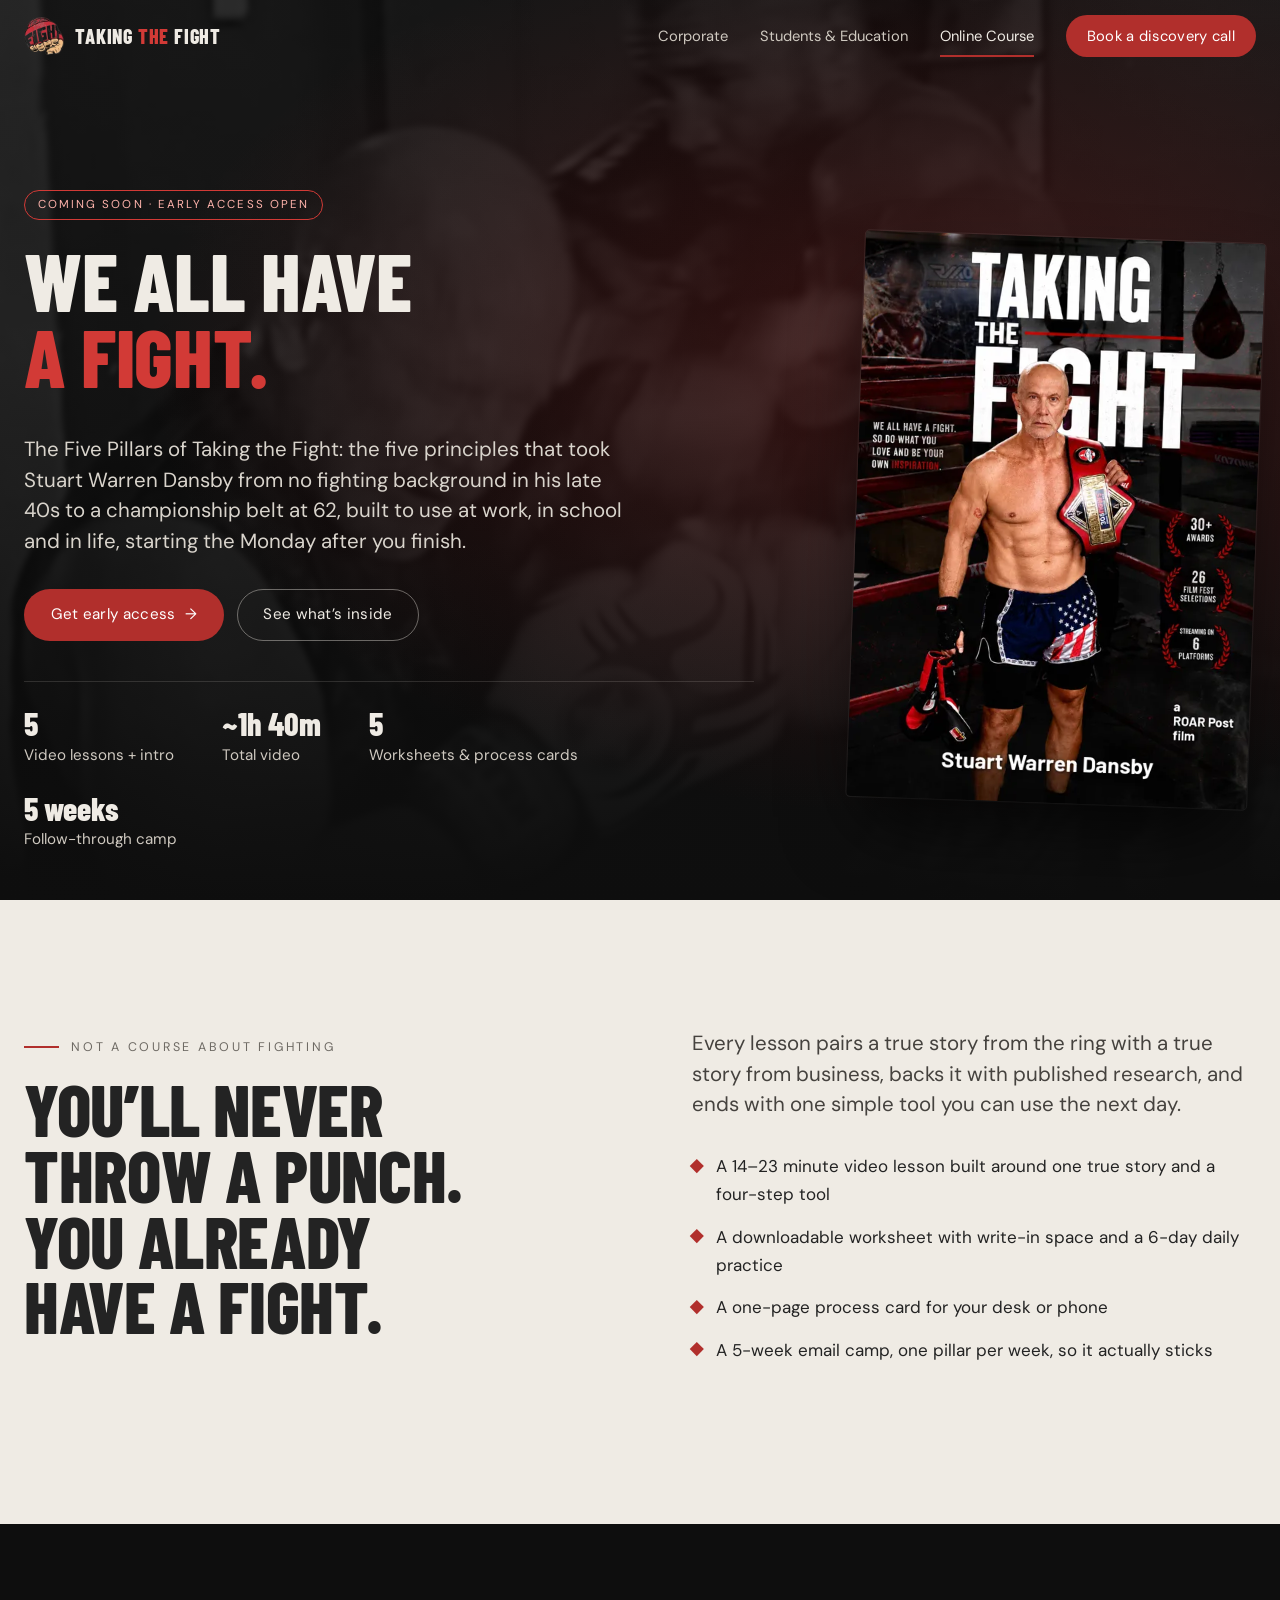
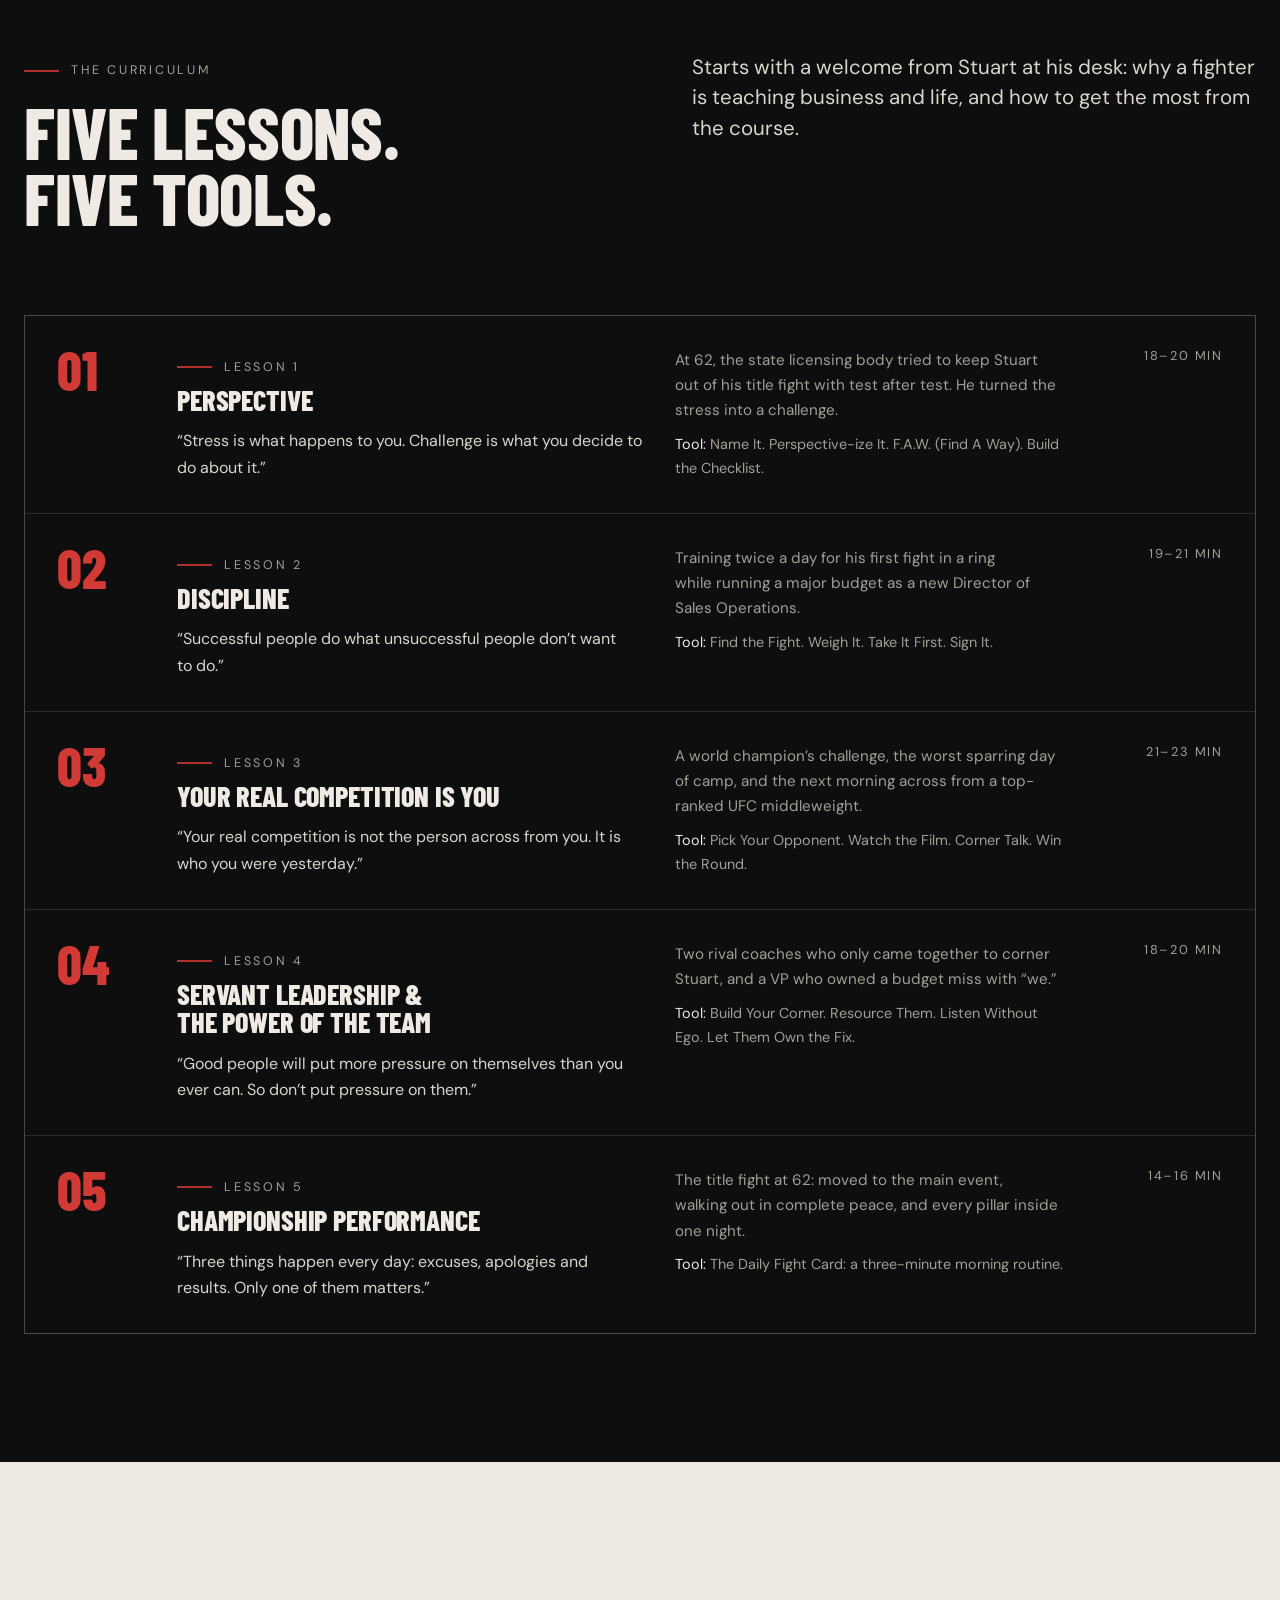
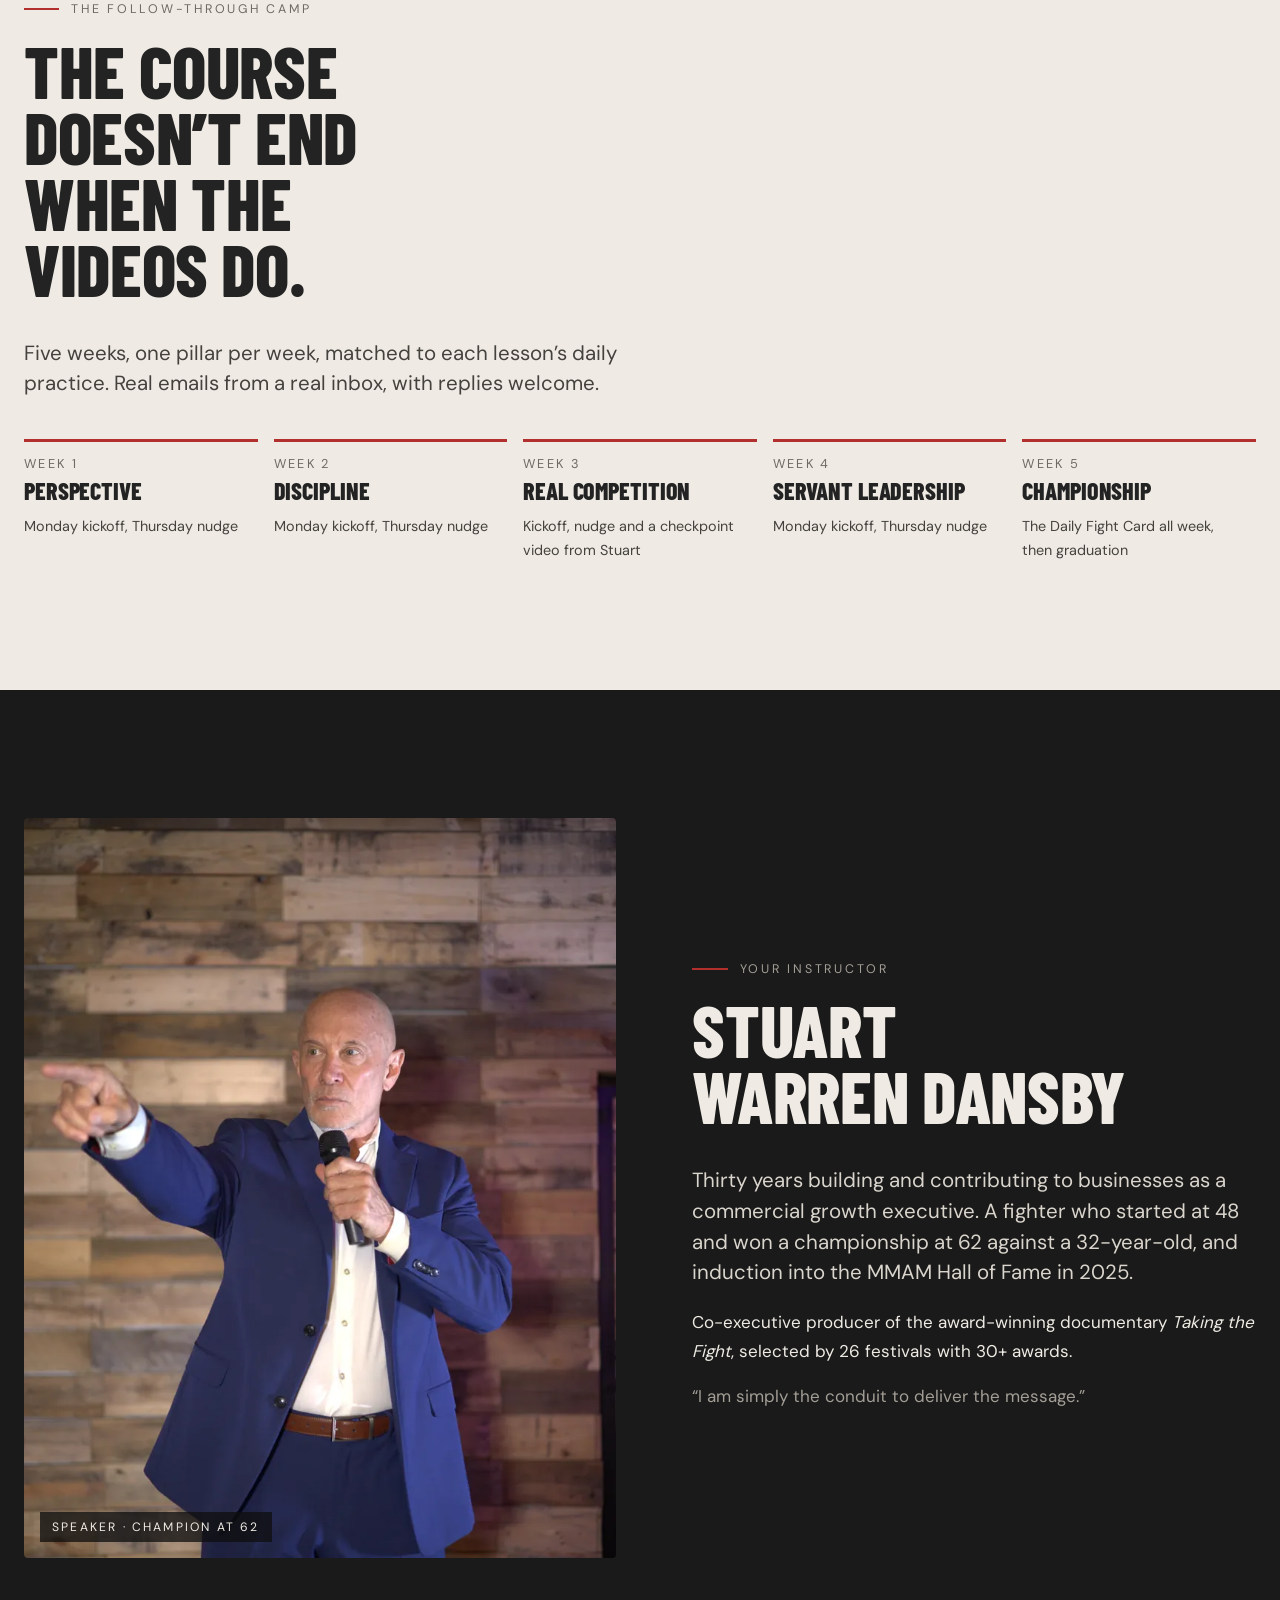
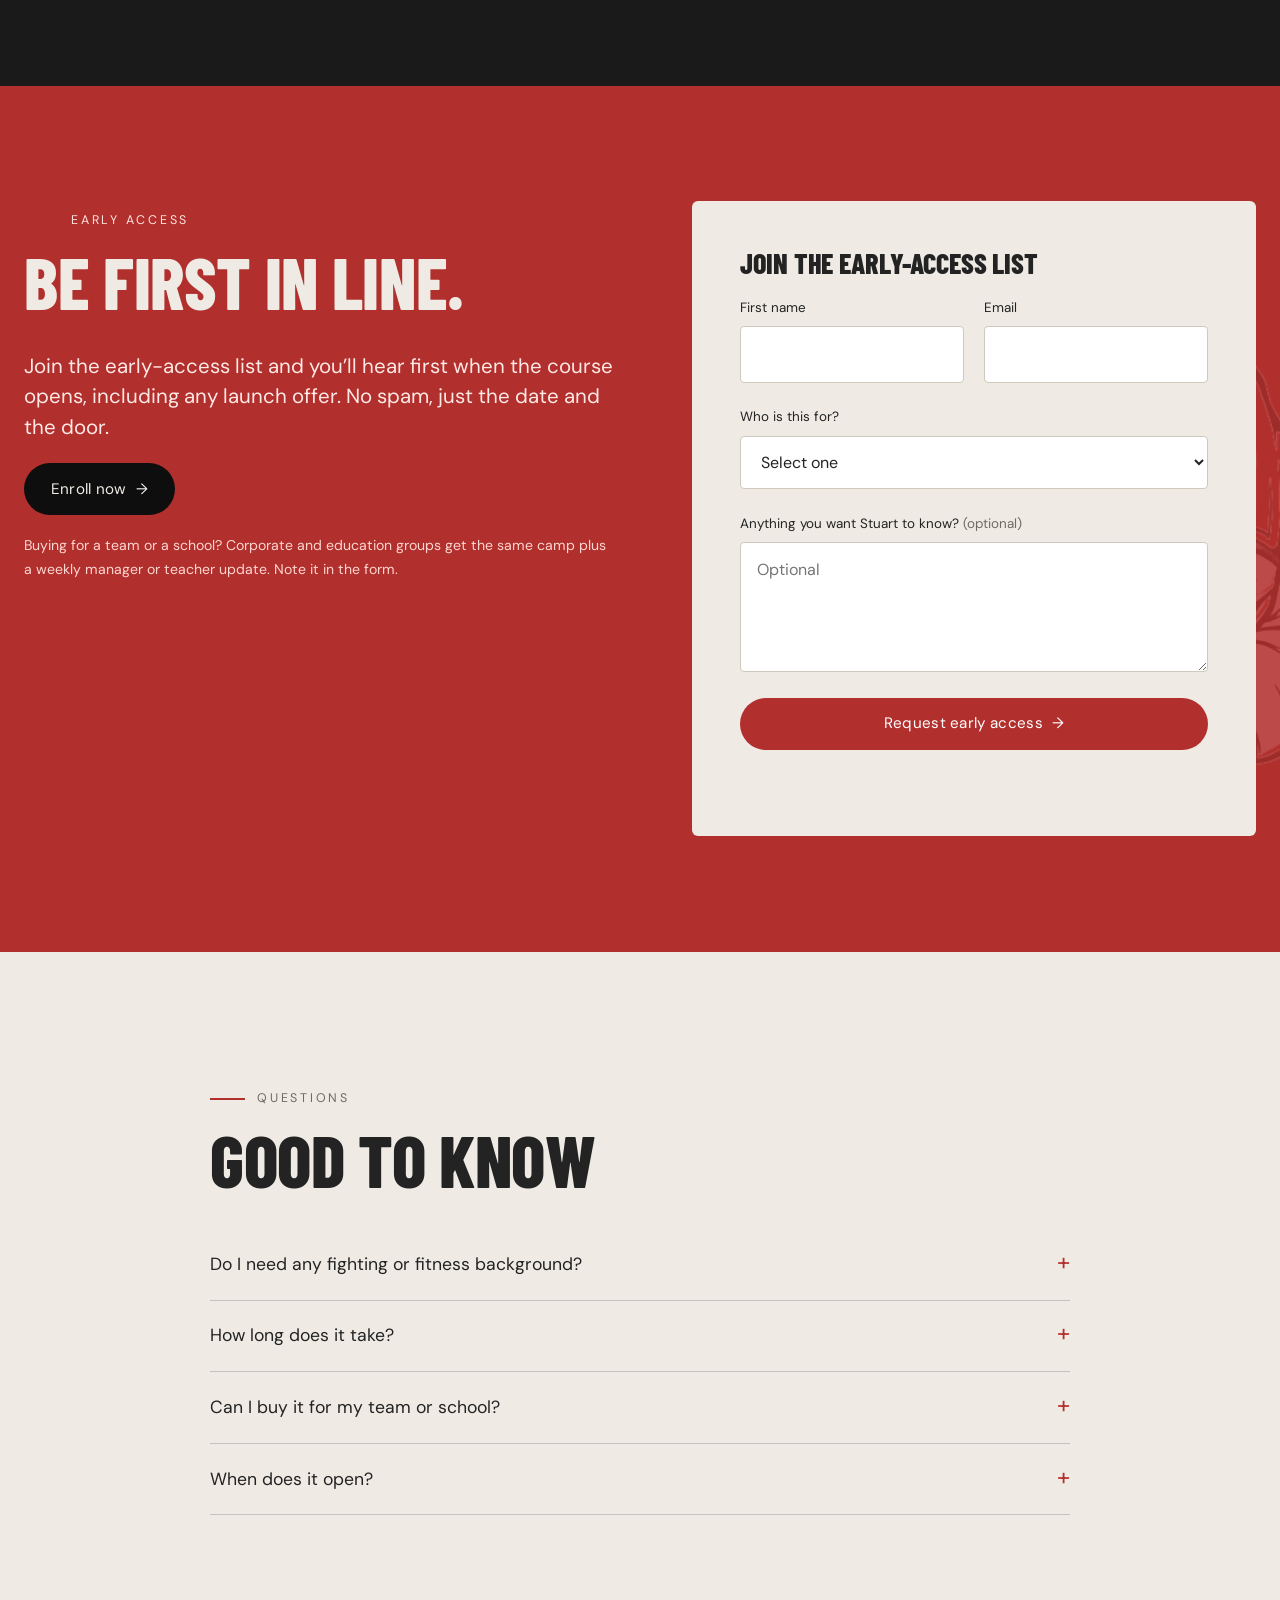
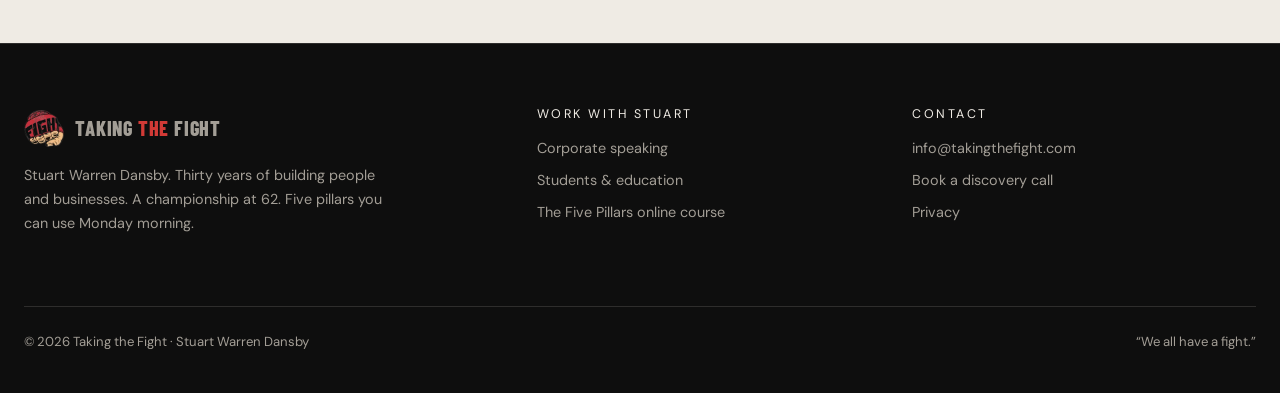
<file: v2/course/index.html>
<!doctype html>
<html lang="en" class="no-js"><head><meta charset="utf-8"><meta name="viewport" content="width=device-width,initial-scale=1">
<title>The Five Pillars of Taking the Fight | Online Course | Stuart Warren Dansby</title><meta name="description" content="An online course from Stuart Warren Dansby: five video lessons, worksheets and a 5-week follow-through camp. Join the early-access list."><meta name="theme-color" content="#0E0E0E">
<meta name="robots" content="noindex"><link rel="canonical" href="https://grandpajackai.github.io/stuart-dansby/v2/course/">
<meta property="og:title" content="The Five Pillars of Taking the Fight | Online Course | Stuart Warren Dansby"><meta property="og:description" content="An online course from Stuart Warren Dansby: five video lessons, worksheets and a 5-week follow-through camp. Join the early-access list."><meta property="og:image" content="https://grandpajackai.github.io/stuart-dansby/assets/social.jpg"><meta property="og:type" content="website">
<link rel="icon" href="../../assets/favicon.svg" type="image/svg+xml">
<link rel="preload" href="../../assets/barlow-condensed-bold.ttf" as="font" type="font/ttf" crossorigin>
<link rel="stylesheet" href="../v2.css"></head><body>
<a class="skip" href="#main">Skip to content</a><header class="hdr"><div class="wrap"><a class="brand" href="../" aria-label="Taking the Fight home"><img src="../img/fist-sm.webp" width="40" height="40" alt=""><span>Taking <b>the</b> Fight</span></a>
<button class="menu-btn" type="button" aria-expanded="false" aria-controls="nav" aria-label="Open menu"><span></span></button>
<nav class="nav" id="nav" aria-label="Main"><a href="../">Corporate</a><a href="../education/">Students &amp; Education</a><a href="../course/" aria-current="page">Online Course</a><a class="btn btn-red btn-sm" data-book="corp" href="mailto:info@takingthefight.com">Book a discovery call</a></nav></div></header>
<main id="main">
<section class="hero course-hero"><div class="hero-media"><img src="../img/spar.webp" srcset="../img/spar-sm.webp 800w, ../img/spar.webp 1179w" sizes="100vw" width="1179" height="1171" alt="" loading="lazy" decoding="async"></div><div class="wrap ch-grid"><div>
<span class="badge">Coming soon · Early access open</span>
<h1>We all have <span class="red">a fight.</span></h1>
<p class="lede">The Five Pillars of Taking the Fight: the five principles that took Stuart Warren Dansby from no fighting background in his late 40s to a championship belt at 62, built to use at work, in school and in life, starting the Monday after you finish.</p>
<div class="actions"><a class="btn btn-red" href="#early-access">Get early access <span class="arr" aria-hidden="true">→</span></a><a class="btn btn-ghost" href="#lessons">See what’s inside</a></div>
<div class="hero-meta"><div><b>5</b>Video lessons + intro</div><div><b>~1h 40m</b>Total video</div><div><b>5</b>Worksheets &amp; process cards</div><div><b>5 weeks</b>Follow-through camp</div></div>
</div><figure class="cover"><img src="../img/cover.webp" srcset="../img/cover-sm.webp 527w, ../img/cover.webp 1054w" sizes="(max-width:860px) 70vw, 420px" width="1054" height="1492" fetchpriority="high" alt="Taking the Fight poster: Stuart Warren Dansby with his championship belt"></figure></div></section>

<section class="sec cream"><div class="wrap"><div class="split top"><div class="rv"><span class="eyebrow">Not a course about fighting</span><h2>You’ll never throw a punch. You already have a fight.</h2></div>
<div class="rv"><p class="lede">Every lesson pairs a true story from the ring with a true story from business, backs it with published research, and ends with one simple tool you can use the next day.</p>
<ul class="includes"><li>A 14–23 minute video lesson built around one true story and a four-step tool</li><li>A downloadable worksheet with write-in space and a 6-day daily practice</li><li>A one-page process card for your desk or phone</li><li>A 5-week email camp, one pillar per week, so it actually sticks</li></ul></div></div></div></section>

<section class="sec" id="lessons"><div class="wrap"><div class="split top"><div class="rv"><span class="eyebrow">The curriculum</span><h2>Five lessons. Five tools.</h2></div><p class="lede rv">Starts with a welcome from Stuart at his desk: why a fighter is teaching business and life, and how to get the most from the course.</p></div>
<div class="lessons"><article class="lesson rv"><span class="n" aria-hidden="true">01</span><div><span class="eyebrow" style="margin-bottom:.8rem">Lesson 1</span><h3>Perspective</h3><p class="q">“Stress is what happens to you. Challenge is what you decide to do about it.”</p></div><div><p class="muted" style="margin:0;font-size:.95rem">At 62, the state licensing body tried to keep Stuart out of his title fight with test after test. He turned the stress into a challenge.</p><p class="tool"><b>Tool:</b> Name It. Perspective-ize It. F.A.W. (Find A Way). Build the Checklist.</p></div><span class="rt">18–20 min</span></article><article class="lesson rv"><span class="n" aria-hidden="true">02</span><div><span class="eyebrow" style="margin-bottom:.8rem">Lesson 2</span><h3>Discipline</h3><p class="q">“Successful people do what unsuccessful people don’t want to do.”</p></div><div><p class="muted" style="margin:0;font-size:.95rem">Training twice a day for his first fight in a ring while running a major budget as a new Director of Sales Operations.</p><p class="tool"><b>Tool:</b> Find the Fight. Weigh It. Take It First. Sign It.</p></div><span class="rt">19–21 min</span></article><article class="lesson rv"><span class="n" aria-hidden="true">03</span><div><span class="eyebrow" style="margin-bottom:.8rem">Lesson 3</span><h3>Your Real Competition Is You</h3><p class="q">“Your real competition is not the person across from you. It is who you were yesterday.”</p></div><div><p class="muted" style="margin:0;font-size:.95rem">A world champion’s challenge, the worst sparring day of camp, and the next morning across from a top-ranked UFC middleweight.</p><p class="tool"><b>Tool:</b> Pick Your Opponent. Watch the Film. Corner Talk. Win the Round.</p></div><span class="rt">21–23 min</span></article><article class="lesson rv"><span class="n" aria-hidden="true">04</span><div><span class="eyebrow" style="margin-bottom:.8rem">Lesson 4</span><h3>Servant Leadership &amp; the Power of the Team</h3><p class="q">“Good people will put more pressure on themselves than you ever can. So don’t put pressure on them.”</p></div><div><p class="muted" style="margin:0;font-size:.95rem">Two rival coaches who only came together to corner Stuart, and a VP who owned a budget miss with “we.”</p><p class="tool"><b>Tool:</b> Build Your Corner. Resource Them. Listen Without Ego. Let Them Own the Fix.</p></div><span class="rt">18–20 min</span></article><article class="lesson rv"><span class="n" aria-hidden="true">05</span><div><span class="eyebrow" style="margin-bottom:.8rem">Lesson 5</span><h3>Championship Performance</h3><p class="q">“Three things happen every day: excuses, apologies and results. Only one of them matters.”</p></div><div><p class="muted" style="margin:0;font-size:.95rem">The title fight at 62: moved to the main event, walking out in complete peace, and every pillar inside one night.</p><p class="tool"><b>Tool:</b> The Daily Fight Card: a three-minute morning routine.</p></div><span class="rt">14–16 min</span></article></div></div></section>

<section class="sec cream"><div class="wrap"><span class="eyebrow rv">The follow-through camp</span><h2 class="rv" style="max-width:15ch">The course doesn’t end when the videos do.</h2>
<p class="lede rv">Five weeks, one pillar per week, matched to each lesson’s daily practice. Real emails from a real inbox, with replies welcome.</p>
<div class="weeks">
<div class="week rv"><b>Week 1</b><h3>Perspective</h3><p>Monday kickoff, Thursday nudge</p></div>
<div class="week rv"><b>Week 2</b><h3>Discipline</h3><p>Monday kickoff, Thursday nudge</p></div>
<div class="week rv"><b>Week 3</b><h3>Real Competition</h3><p>Kickoff, nudge and a checkpoint video from Stuart</p></div>
<div class="week rv"><b>Week 4</b><h3>Servant Leadership</h3><p>Monday kickoff, Thursday nudge</p></div>
<div class="week rv"><b>Week 5</b><h3>Championship</h3><p>The Daily Fight Card all week, then graduation</p></div>
</div></div></section>

<section class="sec char"><div class="wrap"><div class="split"><figure class="photo tall rv"><img src="../img/speak.webp" srcset="../img/speak-sm.webp 800w, ../img/speak.webp 1200w" sizes="(max-width:860px) 100vw, 50vw" width="1200" height="1500" alt="Stuart Warren Dansby speaking on stage" loading="lazy" decoding="async" style="object-position:50% 20%"><figcaption>Speaker · Champion at 62</figcaption></figure>
<div class="rv"><span class="eyebrow">Your instructor</span><h2>Stuart Warren Dansby</h2><p class="lede">Thirty years building and contributing to businesses as a commercial growth executive. A fighter who started at 48 and won a championship at 62 against a 32-year-old, and induction into the MMAM Hall of Fame in 2025.</p><p>Co-executive producer of the award-winning documentary <em>Taking the Fight</em>, selected by 26 festivals with 30+ awards.</p><p class="muted">“I am simply the conduit to deliver the message.”</p></div></div></div></section>

<section class="cta" id="early-access" aria-labelledby="ea-h"><div class="wrap"><div class="split top"><div class="rv"><span class="eyebrow" style="color:#FFE3DF">Early access</span><h2 id="ea-h">Be first in line.</h2>
<p class="price" data-price></p>
<p class="lede">Join the early-access list and you’ll hear first when the course opens, including any launch offer. No spam, just the date and the door.</p>
<div class="actions"><a class="btn btn-dark" data-checkout href="#early-access" hidden>Enroll now <span class="arr" aria-hidden="true">→</span></a></div>
<p class="cta-note">Buying for a team or a school? Corporate and education groups get the same camp plus a weekly manager or teacher update. Note it in the form.</p></div>
<div class="panel rv" style="background:var(--cream);color:var(--char);border:0"><h3 style="margin-bottom:1.2rem">Join the early-access list</h3>
<form class="form" data-mail="Early access: The Five Pillars of Taking the Fight" action="mailto:info@takingthefight.com" method="post" enctype="text/plain" novalidate>
<div class="field"><label for="name">First name</label><input id="name" name="name" type="text" data-label="First name" required aria-required="true" aria-describedby="name-err" autocomplete="given-name"><span class="err" id="name-err" aria-live="polite"></span></div><div class="field"><label for="email">Email</label><input id="email" name="email" type="email" data-label="Email" required aria-required="true" aria-describedby="email-err" autocomplete="email"><span class="err" id="email-err" aria-live="polite"></span></div>
<div class="field full"><label for="for">Who is this for?</label><select id="for" name="for" data-label="Who is this for?" required aria-required="true" aria-describedby="for-err"><option value="">Select one</option><option>Just me</option><option>My team or company</option><option>My school or students</option></select><span class="err" id="for-err" aria-live="polite"></span></div>
<div class="field full"><label for="msg">Anything you want Stuart to know? <span class="opt">(optional)</span></label><textarea id="msg" name="msg" data-label="Anything you want Stuart to know?" placeholder="Optional"></textarea></div>
<div class="full"><button class="btn btn-red" type="submit" style="width:100%">Request early access <span class="arr" aria-hidden="true">→</span></button></div>
<p class="form-status" role="status" aria-live="polite"></p></form></div></div></div></section>

<section class="sec cream"><div class="wrap" style="max-width:860px"><span class="eyebrow">Questions</span><h2>Good to know</h2><div class="faq">
<details><summary>Do I need any fighting or fitness background?</summary><p>No. Fighting is just where Stuart learned these lessons. Every tool is built for work, school and everyday life.</p></details>
<details><summary>How long does it take?</summary><p>About 1 hour 40 minutes of video across the intro and five lessons, paced one pillar per week alongside the 5-week follow-through camp.</p></details>
<details><summary>Can I buy it for my team or school?</summary><p>Yes. Group buyers get the same camp plus a weekly email for the manager or teacher. Mention it in the early-access form or email <a data-email href="mailto:info@takingthefight.com">info@takingthefight.com</a>.</p></details>
<details><summary>When does it open?</summary><p>Filming is underway. Early-access members hear the launch date first.</p></details>
</div></div></section>
</main><footer class="ftr"><div class="wrap"><div><a class="brand" href="../"><img src="../img/fist-sm.webp" width="40" height="40" alt=""><span>Taking <b>the</b> Fight</span></a><p style="margin-top:1rem;max-width:36ch">Stuart Warren Dansby. Thirty years of building people and businesses. A championship at 62. Five pillars you can use Monday morning.</p></div>
<div><h4>Work with Stuart</h4><ul><li><a href="../">Corporate speaking</a></li><li><a href="../education/">Students &amp; education</a></li><li><a href="../course/">The Five Pillars online course</a></li></ul></div>
<div><h4>Contact</h4><ul><li><a data-email href="mailto:info@takingthefight.com">info@takingthefight.com</a></li><li><a data-book="corp" href="mailto:info@takingthefight.com">Book a discovery call</a></li><li><a href="../../privacy/">Privacy</a></li></ul></div>
<div class="legal"><span>© <span id="yr">2026</span> Taking the Fight · Stuart Warren Dansby</span><span>“We all have a fight.”</span></div></div></footer>
<dialog class="video" id="video" aria-label="Speaker reel"><button class="x" type="button">Close ✕</button><div class="frame"></div></dialog>
<script src="../config.js"></script><script src="../v2.js" defer></script></body></html>
</file>
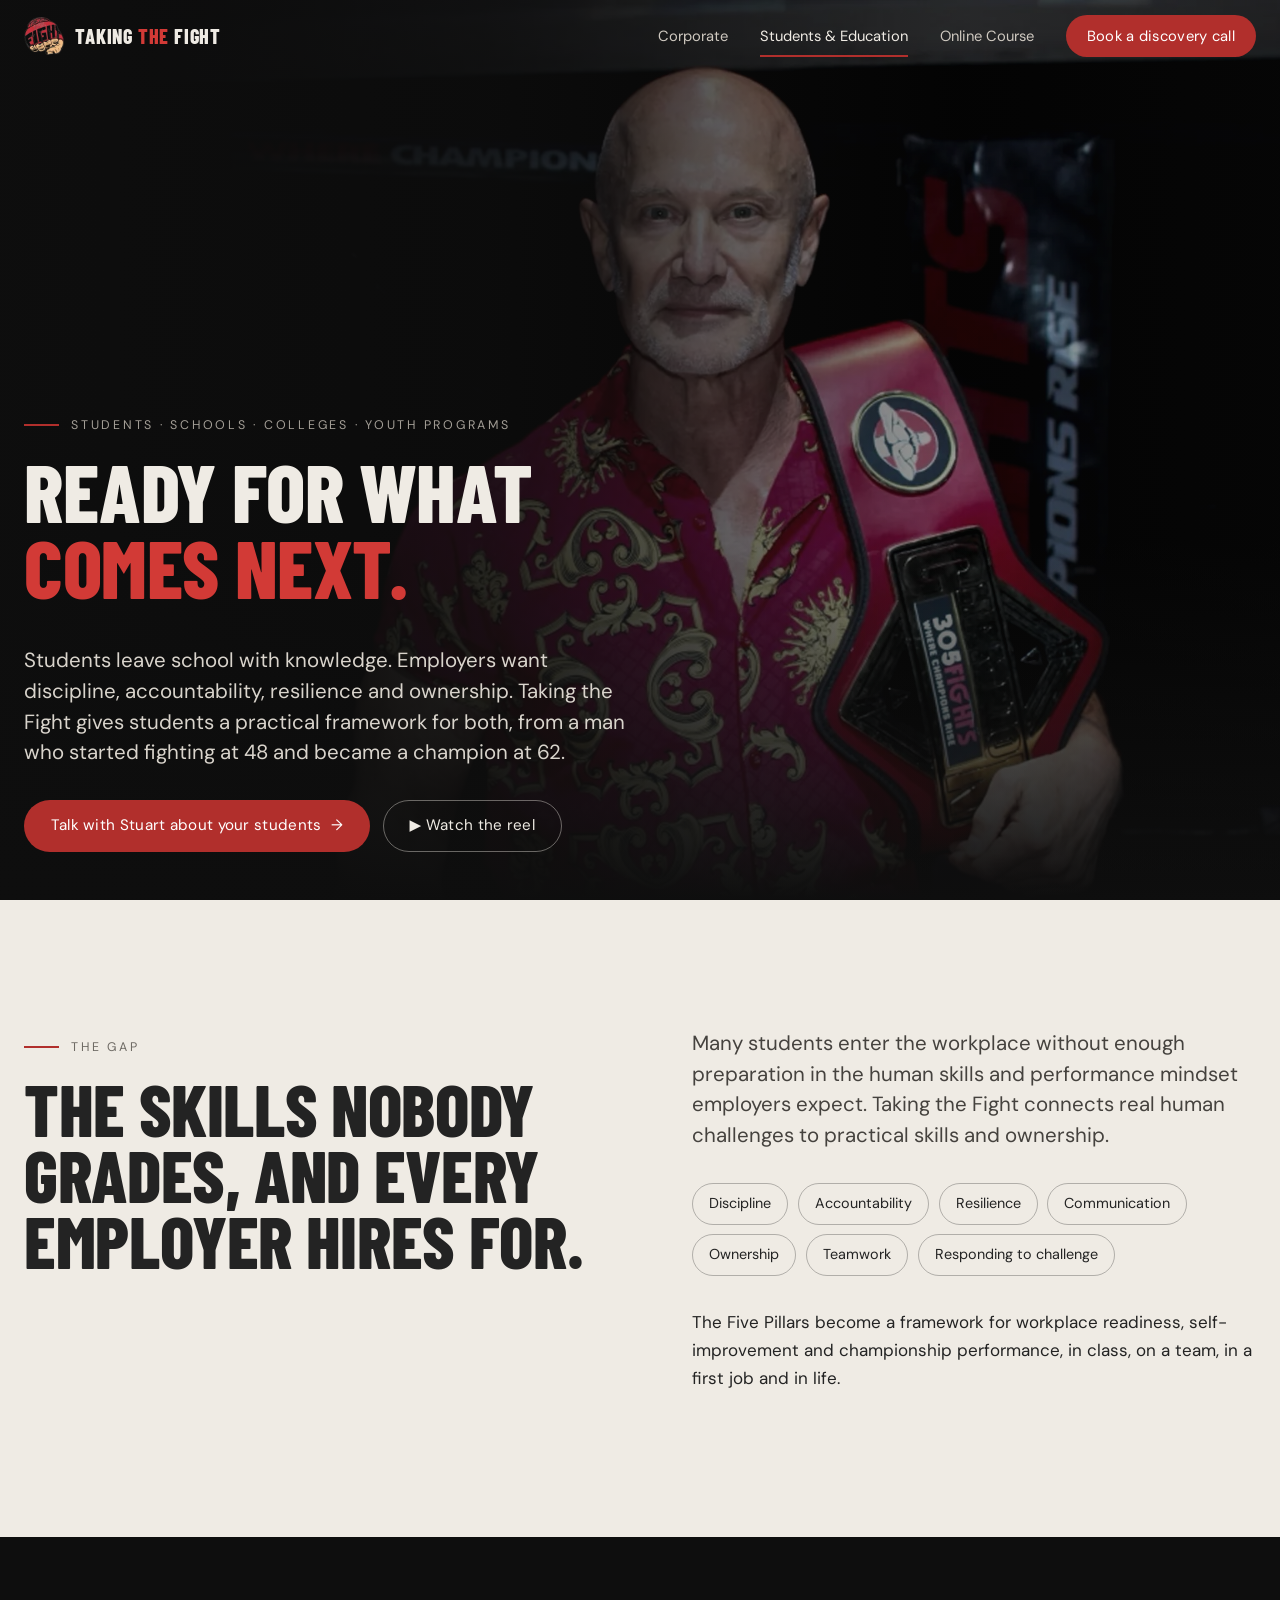
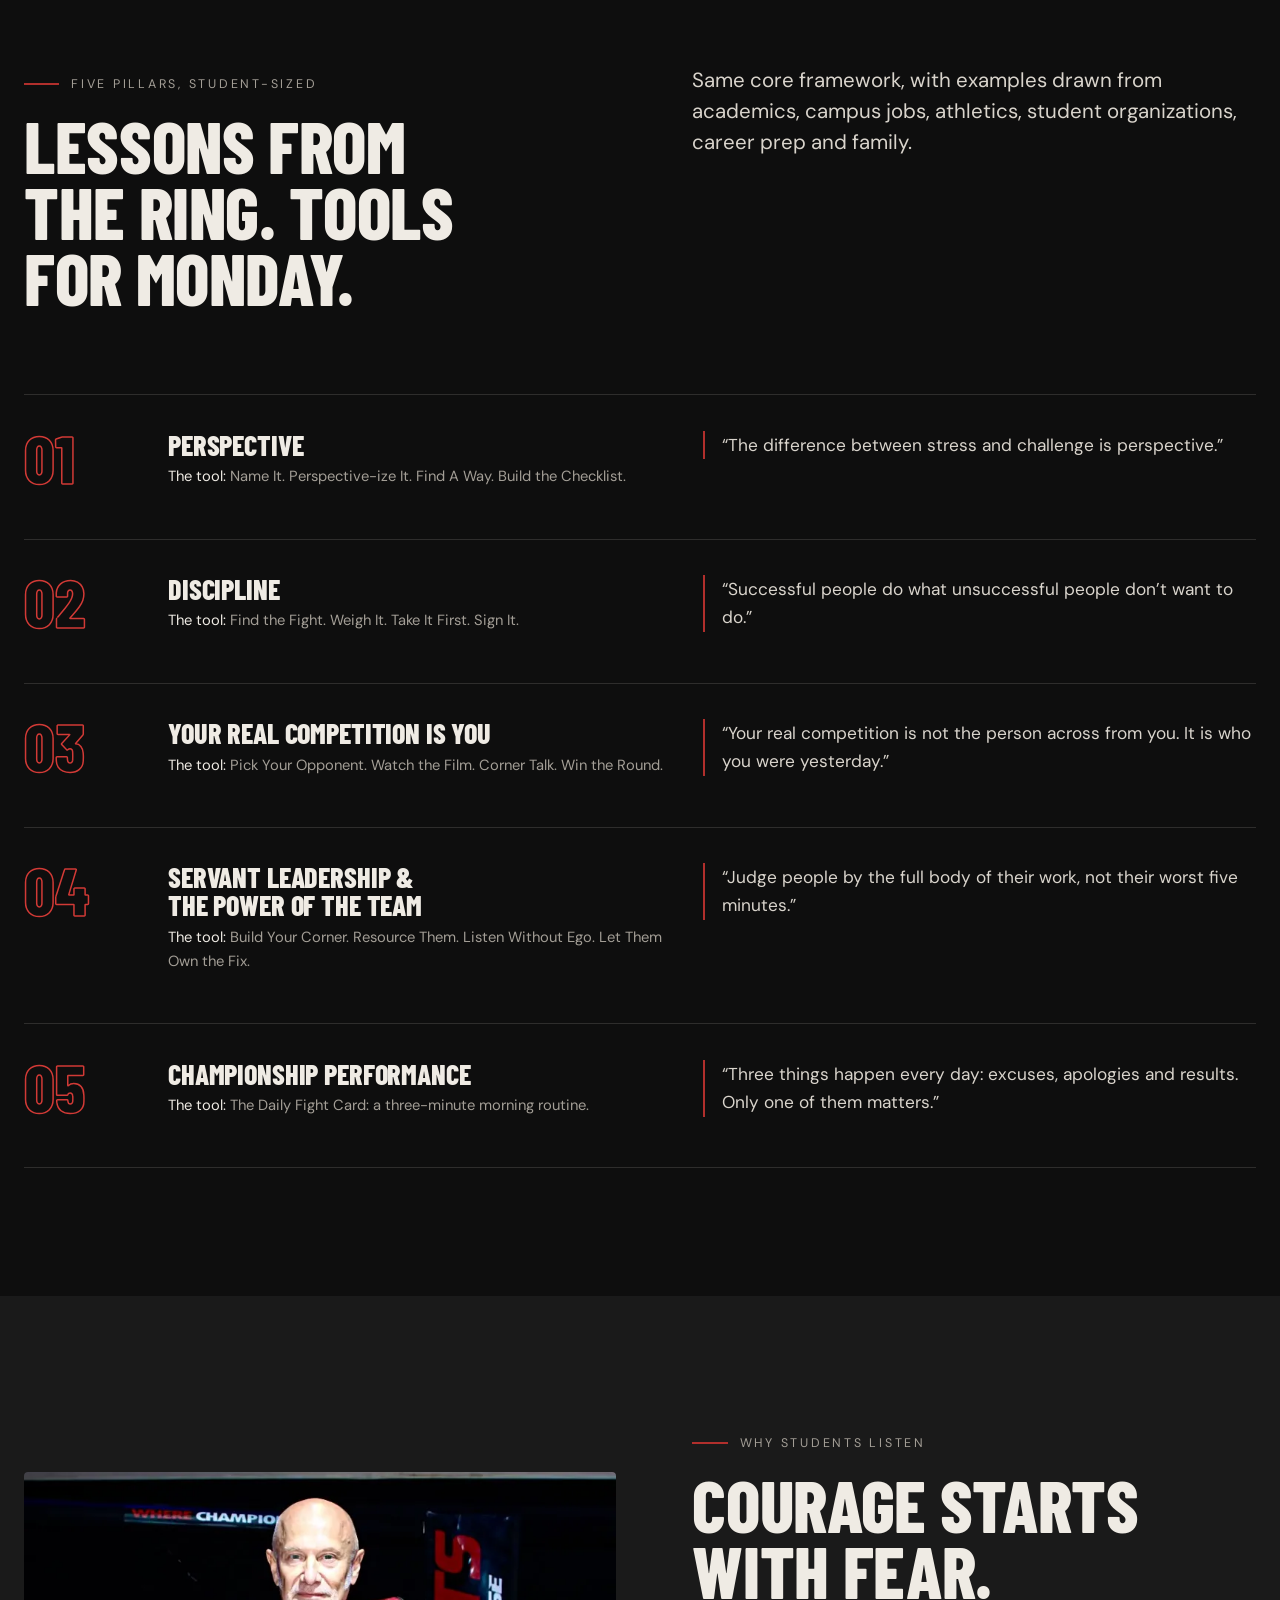
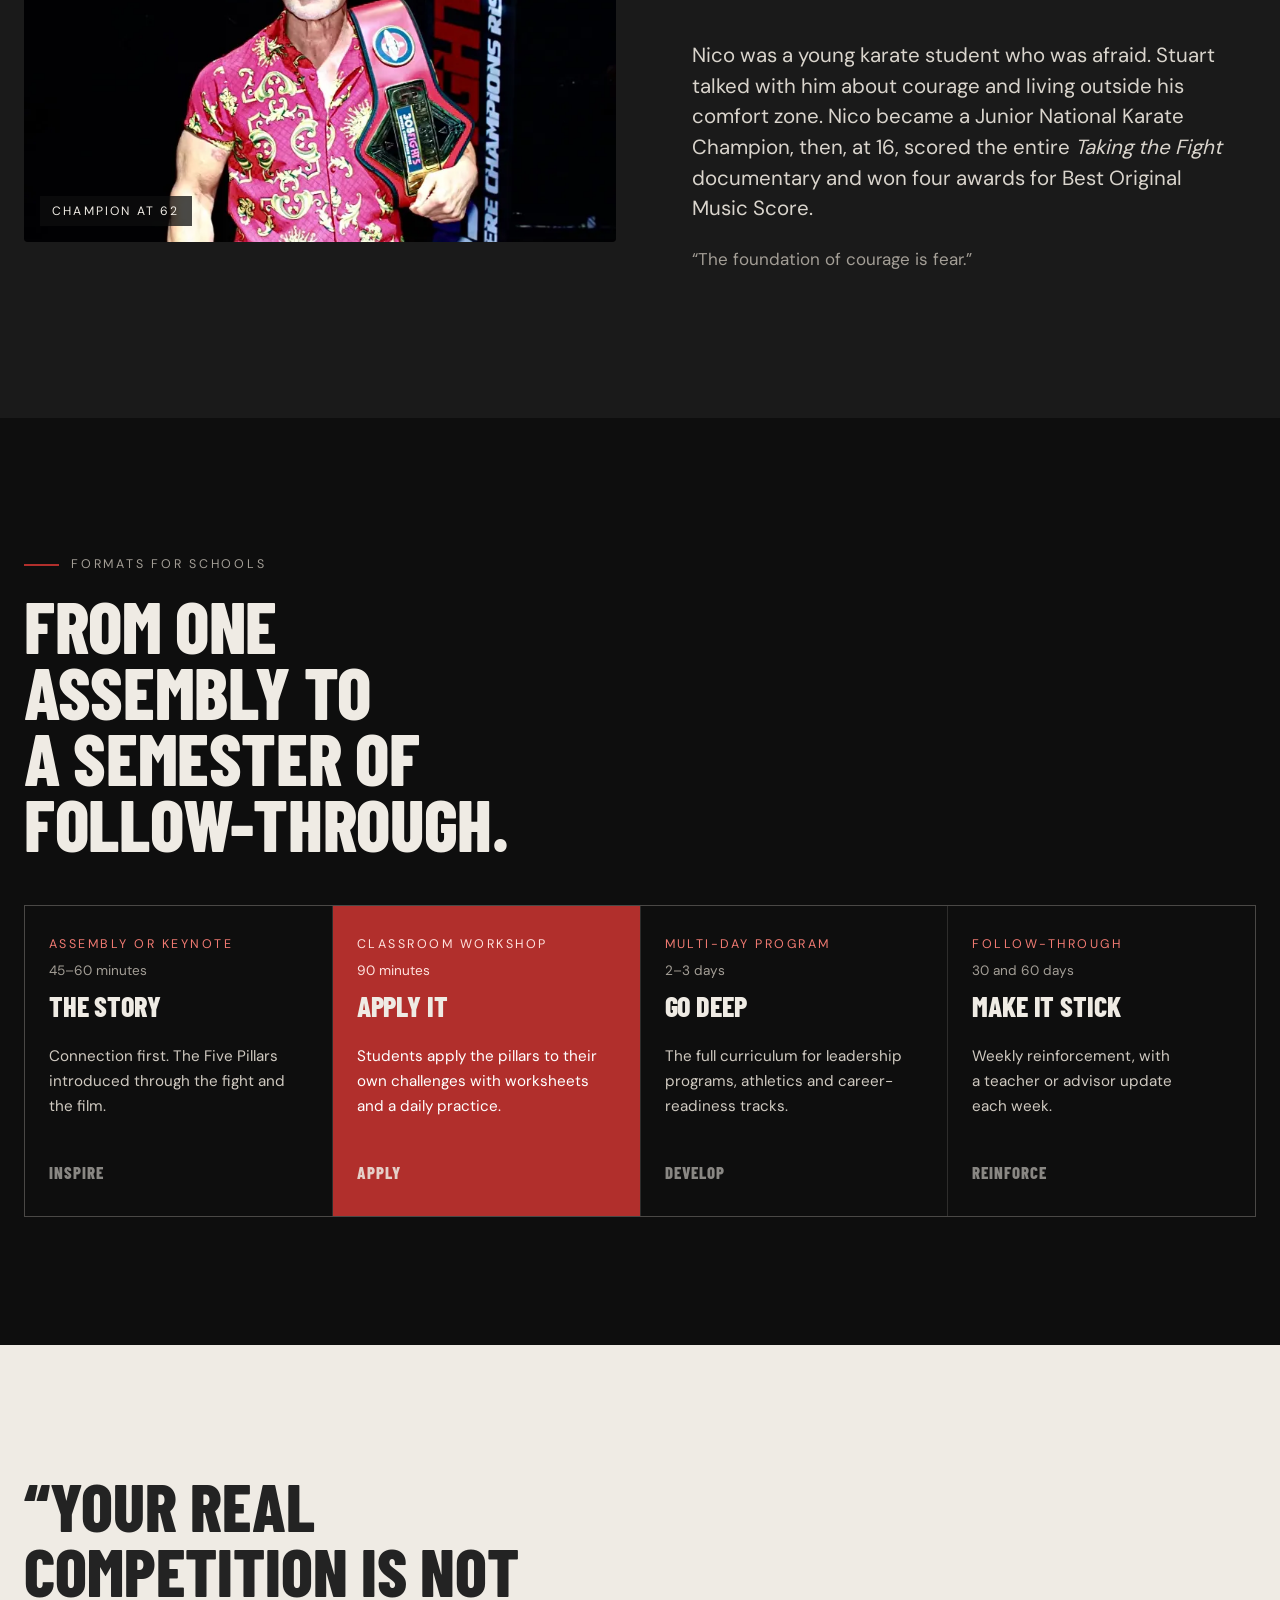
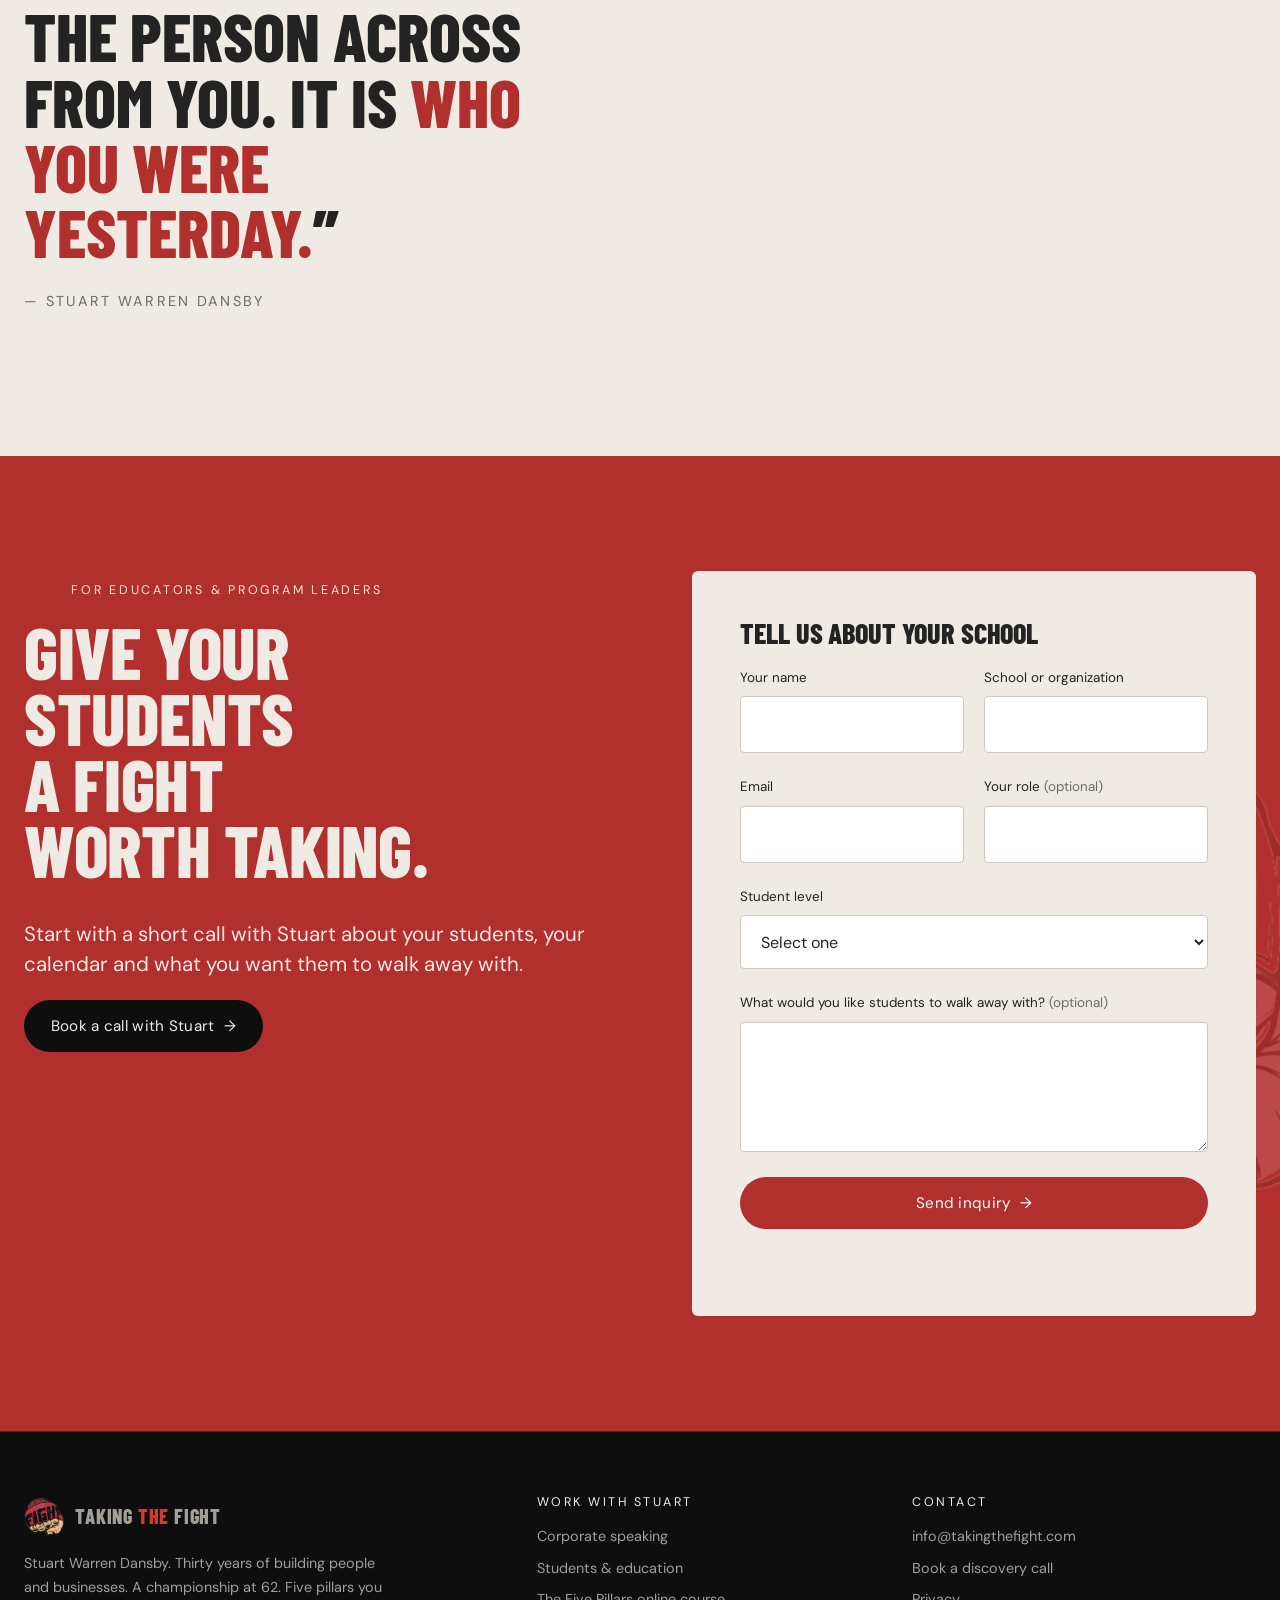
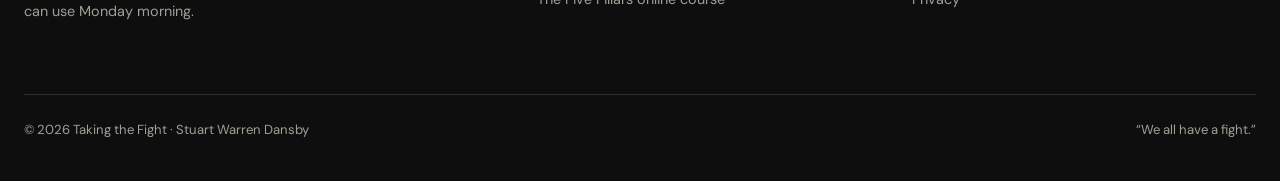
<file: v2/education/index.html>
<!doctype html>
<html lang="en" class="no-js"><head><meta charset="utf-8"><meta name="viewport" content="width=device-width,initial-scale=1">
<title>Taking the Fight for Students &amp; Schools | Stuart Warren Dansby</title><meta name="description" content="Workplace readiness built on five practical pillars. Stuart Warren Dansby helps students build the discipline, accountability and resilience employers expect."><meta name="theme-color" content="#0E0E0E">
<meta name="robots" content="noindex"><link rel="canonical" href="https://grandpajackai.github.io/stuart-dansby/v2/education/">
<meta property="og:title" content="Taking the Fight for Students &amp; Schools | Stuart Warren Dansby"><meta property="og:description" content="Workplace readiness built on five practical pillars. Stuart Warren Dansby helps students build the discipline, accountability and resilience employers expect."><meta property="og:image" content="https://grandpajackai.github.io/stuart-dansby/assets/social.jpg"><meta property="og:type" content="website">
<link rel="icon" href="../../assets/favicon.svg" type="image/svg+xml">
<link rel="preload" href="../../assets/barlow-condensed-bold.ttf" as="font" type="font/ttf" crossorigin>
<link rel="stylesheet" href="../v2.css"></head><body>
<a class="skip" href="#main">Skip to content</a><header class="hdr"><div class="wrap"><a class="brand" href="../" aria-label="Taking the Fight home"><img src="../img/fist-sm.webp" width="40" height="40" alt=""><span>Taking <b>the</b> Fight</span></a>
<button class="menu-btn" type="button" aria-expanded="false" aria-controls="nav" aria-label="Open menu"><span></span></button>
<nav class="nav" id="nav" aria-label="Main"><a href="../">Corporate</a><a href="../education/" aria-current="page">Students &amp; Education</a><a href="../course/">Online Course</a><a class="btn btn-red btn-sm" data-book="edu" href="mailto:info@takingthefight.com">Book a discovery call</a></nav></div></header>
<main id="main">
<section class="hero"><div class="hero-media"><img src="../../assets/stuart-bio.webp" srcset="../../assets/stuart-bio-small.webp 800w, ../../assets/stuart-bio.webp 1920w" sizes="100vw" alt="" fetchpriority="high" style="object-position:72% 25%"></div><div class="wrap">
<span class="eyebrow">Students · Schools · Colleges · Youth programs</span>
<h1>Ready for what <span class="red">comes next.</span></h1>
<p class="lede">Students leave school with knowledge. Employers want discipline, accountability, resilience and ownership. Taking the Fight gives students a practical framework for both, from a man who started fighting at 48 and became a champion at 62.</p>
<div class="actions"><a class="btn btn-red" data-book="edu" href="#contact">Talk with Stuart about your students <span class="arr" aria-hidden="true">→</span></a><a class="btn btn-ghost" href="https://www.youtube.com/watch?v=5sc7bOOXswY" data-video="5sc7bOOXswY" target="_blank" rel="noopener">▶ Watch the reel</a></div>
</div></section>

<section class="sec cream"><div class="wrap"><div class="split top"><div class="rv"><span class="eyebrow">The gap</span><h2>The skills nobody grades, and every employer hires for.</h2></div>
<div class="rv"><p class="lede">Many students enter the workplace without enough preparation in the human skills and performance mindset employers expect. Taking the Fight connects real human challenges to practical skills and ownership.</p>
<div class="skills" aria-label="Skills students build"><span>Discipline</span><span>Accountability</span><span>Resilience</span><span>Communication</span><span>Ownership</span><span>Teamwork</span><span>Responding to challenge</span></div>
<p>The Five Pillars become a framework for workplace readiness, self-improvement and championship performance, in class, on a team, in a first job and in life.</p></div></div></div></section>

<section class="sec"><div class="wrap"><div class="split top"><div class="rv"><span class="eyebrow">Five pillars, student-sized</span><h2>Lessons from the ring. Tools for Monday.</h2></div><p class="lede rv">Same core framework, with examples drawn from academics, campus jobs, athletics, student organizations, career prep and family.</p></div>
<div class="pillars"><div class="pillar rv"><span class="n" aria-hidden="true">01</span><div><h3>Perspective</h3><p class="tool"><b>The tool:</b> Name It. Perspective-ize It. Find A Way. Build the Checklist.</p></div><blockquote>“The difference between stress and challenge is perspective.”</blockquote></div><div class="pillar rv"><span class="n" aria-hidden="true">02</span><div><h3>Discipline</h3><p class="tool"><b>The tool:</b> Find the Fight. Weigh It. Take It First. Sign It.</p></div><blockquote>“Successful people do what unsuccessful people don’t want to do.”</blockquote></div><div class="pillar rv"><span class="n" aria-hidden="true">03</span><div><h3>Your Real Competition Is You</h3><p class="tool"><b>The tool:</b> Pick Your Opponent. Watch the Film. Corner Talk. Win the Round.</p></div><blockquote>“Your real competition is not the person across from you. It is who you were yesterday.”</blockquote></div><div class="pillar rv"><span class="n" aria-hidden="true">04</span><div><h3>Servant Leadership &amp; the Power of the Team</h3><p class="tool"><b>The tool:</b> Build Your Corner. Resource Them. Listen Without Ego. Let Them Own the Fix.</p></div><blockquote>“Judge people by the full body of their work, not their worst five minutes.”</blockquote></div><div class="pillar rv"><span class="n" aria-hidden="true">05</span><div><h3>Championship Performance</h3><p class="tool"><b>The tool:</b> The Daily Fight Card: a three-minute morning routine.</p></div><blockquote>“Three things happen every day: excuses, apologies and results. Only one of them matters.”</blockquote></div></div></div></section>

<section class="sec char"><div class="wrap"><div class="split"><figure class="photo wide rv"><img src="../img/belt.webp" srcset="../img/belt-sm.webp 800w, ../img/belt.webp 846w" sizes="(max-width:860px) 100vw, 50vw" width="846" height="640" alt="Stuart Warren Dansby holding his championship belt" loading="lazy" decoding="async" style="object-position:50% 30%"><figcaption>Champion at 62</figcaption></figure>
<div class="rv"><span class="eyebrow">Why students listen</span><h2>Courage starts with fear.</h2><p class="lede">Nico was a young karate student who was afraid. Stuart talked with him about courage and living outside his comfort zone. Nico became a Junior National Karate Champion, then, at 16, scored the entire <em>Taking the Fight</em> documentary and won four awards for Best Original Music Score.</p><p class="muted">“The foundation of courage is fear.”</p></div></div></div></section>

<section class="sec"><div class="wrap"><span class="eyebrow rv">Formats for schools</span><h2 class="rv" style="max-width:15ch">From one assembly to a semester of follow-through.</h2>
<div class="ladder four">
<article class="rung rv"><span class="step">Assembly or keynote</span><span class="dur">45–60 minutes</span><h3>The Story</h3><p>Connection first. The Five Pillars introduced through the fight and the film.</p><span class="verb">Inspire</span></article>
<article class="rung feature rv"><span class="step">Classroom workshop</span><span class="dur">90 minutes</span><h3>Apply It</h3><p>Students apply the pillars to their own challenges with worksheets and a daily practice.</p><span class="verb">Apply</span></article>
<article class="rung rv"><span class="step">Multi-day program</span><span class="dur">2–3 days</span><h3>Go Deep</h3><p>The full curriculum for leadership programs, athletics and career-readiness tracks.</p><span class="verb">Develop</span></article>
<article class="rung rv"><span class="step">Follow-through</span><span class="dur">30 and 60 days</span><h3>Make It Stick</h3><p>Weekly reinforcement, with a teacher or advisor update each week.</p><span class="verb">Reinforce</span></article>
</div></div></section>

<section class="sec cream"><div class="wrap"><blockquote class="big-quote rv" style="color:var(--char)">“Your real competition is not the person across from you. It is <em style="color:var(--red)">who you were yesterday.</em>”</blockquote><p class="attrib rv" style="color:#6E6A64">— Stuart Warren Dansby</p></div></section>

<section class="cta" id="contact" aria-labelledby="cta-h"><div class="wrap"><div class="split top"><div class="rv"><span class="eyebrow" style="color:#FFE3DF">For educators &amp; program leaders</span><h2 id="cta-h">Give your students a fight worth taking.</h2>
<p class="lede">Start with a short call with Stuart about your students, your calendar and what you want them to walk away with.</p>
<div class="actions"><a class="btn btn-dark" data-book="edu" href="mailto:info@takingthefight.com">Book a call with Stuart <span class="arr" aria-hidden="true">→</span></a></div></div>
<div class="panel rv" style="background:var(--cream);color:var(--char);border:0"><h3 style="margin-bottom:1.2rem">Tell us about your school</h3>
<form class="form" data-mail="Education inquiry: Taking the Fight" action="mailto:info@takingthefight.com" method="post" enctype="text/plain" novalidate>
<div class="field"><label for="name">Your name</label><input id="name" name="name" type="text" data-label="Your name" required aria-required="true" aria-describedby="name-err" autocomplete="name"><span class="err" id="name-err" aria-live="polite"></span></div><div class="field"><label for="school">School or organization</label><input id="school" name="school" type="text" data-label="School or organization" required aria-required="true" aria-describedby="school-err" autocomplete="organization"><span class="err" id="school-err" aria-live="polite"></span></div><div class="field"><label for="email">Email</label><input id="email" name="email" type="email" data-label="Email" required aria-required="true" aria-describedby="email-err" autocomplete="email"><span class="err" id="email-err" aria-live="polite"></span></div><div class="field"><label for="role">Your role <span class="opt">(optional)</span></label><input id="role" name="role" type="text" data-label="Your role"></div>
<div class="field full"><label for="level">Student level</label><select id="level" name="level" data-label="Student level" required aria-required="true" aria-describedby="level-err"><option value="">Select one</option><option>High school</option><option>College / university</option><option>Career or technical program</option><option>Youth or athletics program</option><option>Other</option></select><span class="err" id="level-err" aria-live="polite"></span></div>
<div class="field full"><label for="msg">What would you like students to walk away with? <span class="opt">(optional)</span></label><textarea id="msg" name="msg" data-label="What would you like students to walk away with?" placeholder=""></textarea></div>
<div class="full"><button class="btn btn-red" type="submit" style="width:100%">Send inquiry <span class="arr" aria-hidden="true">→</span></button></div>
<p class="form-status" role="status" aria-live="polite"></p></form></div></div></div></section>
</main><footer class="ftr"><div class="wrap"><div><a class="brand" href="../"><img src="../img/fist-sm.webp" width="40" height="40" alt=""><span>Taking <b>the</b> Fight</span></a><p style="margin-top:1rem;max-width:36ch">Stuart Warren Dansby. Thirty years of building people and businesses. A championship at 62. Five pillars you can use Monday morning.</p></div>
<div><h4>Work with Stuart</h4><ul><li><a href="../">Corporate speaking</a></li><li><a href="../education/">Students &amp; education</a></li><li><a href="../course/">The Five Pillars online course</a></li></ul></div>
<div><h4>Contact</h4><ul><li><a data-email href="mailto:info@takingthefight.com">info@takingthefight.com</a></li><li><a data-book="corp" href="mailto:info@takingthefight.com">Book a discovery call</a></li><li><a href="../../privacy/">Privacy</a></li></ul></div>
<div class="legal"><span>© <span id="yr">2026</span> Taking the Fight · Stuart Warren Dansby</span><span>“We all have a fight.”</span></div></div></footer>
<dialog class="video" id="video" aria-label="Speaker reel"><button class="x" type="button">Close ✕</button><div class="frame"></div></dialog>
<script src="../config.js"></script><script src="../v2.js" defer></script></body></html>
</file>
<file: assets/site.css>
@font-face{font-family:Barlow;src:url('./barlow-condensed-bold.ttf') format('truetype');font-weight:800;font-display:swap}@font-face{font-family:DM;src:url('./dm-sans.ttf') format('truetype');font-weight:100 900;font-display:swap}
:root{--ink:#151714;--paper:#f3f1e9;--gold:#c6a477;--muted:#a7aaa0;--line:rgba(255,255,255,.17);--body:DM,Arial,sans-serif;--display:Barlow,'Arial Narrow',Impact,sans-serif}*{box-sizing:border-box}html{scroll-behavior:smooth;scroll-padding-top:100px}body{margin:0;background:var(--paper);color:var(--ink);font:16px/1.65 var(--body);-webkit-font-smoothing:antialiased}h1,h2,h3,p,figure{margin:0}h1,h2,.display{font-family:var(--display);font-weight:800;text-transform:uppercase;line-height:.97;letter-spacing:-.02em}h1{font-size:clamp(68px,7.5vw,116px)}h2{font-size:clamp(46px,5vw,76px)}h3{font-size:21px;line-height:1.3}a{color:inherit;text-decoration:none}button,input,select,textarea{font:inherit}button,a,input,textarea,select,summary{-webkit-tap-highlight-color:transparent}button{cursor:pointer}img{display:block;max-width:100%;height:auto}button:focus-visible,a:focus-visible,summary:focus-visible{outline:3px solid var(--gold);outline-offset:5px}input:focus-visible,select:focus-visible,textarea:focus-visible{outline:2px solid var(--gold);outline-offset:2px}::selection{background:var(--gold);color:var(--ink)}.wrap{width:min(1280px,calc(100% - 112px));margin:auto}.section{padding:110px 0}.eyebrow{display:block;font-size:11px;line-height:1.5;text-transform:uppercase;letter-spacing:.17em;font-weight:700}.gold{color:var(--gold)}.muted{color:var(--muted)}.skip-link{position:fixed;left:20px;top:-100px;z-index:100;background:var(--paper);padding:12px 20px}.skip-link:focus{top:12px}.site-header{height:96px;background:var(--ink);color:var(--paper);position:relative;z-index:20;border-bottom:1px solid var(--line)}.header-inner{height:100%;display:flex;align-items:center;justify-content:space-between;gap:30px}.brand{display:flex;align-items:center;gap:13px;line-height:.9}.brand-icon{height:38px;width:38px;display:block;border:1px solid var(--gold);position:relative;transform:rotate(-5deg)}.brand-icon:before,.brand-icon:after{content:'';position:absolute;inset:7px;border:1px solid var(--gold)}.brand-icon:after{inset:13px;background:var(--gold)}.brand-name{font-family:var(--display);font-size:24px;letter-spacing:.015em;line-height:.87}.brand-name small{display:block;font:8px/1.5 var(--body);letter-spacing:.18em;margin-top:6px}.site-nav{display:flex;align-items:center;gap:34px;font-size:12px}.site-nav>a:not(.button){opacity:.8}.site-nav>a:hover{opacity:1;color:var(--gold)}.button{display:inline-flex;justify-content:space-between;align-items:center;gap:30px;min-height:54px;padding:15px 23px;background:var(--gold);border:1px solid var(--gold);color:var(--ink);font-size:12px;font-weight:700;letter-spacing:.01em;line-height:1.5;transition:background .2s,transform .2s}.button:hover{background:#dfc29c;transform:translateY(-2px)}.button span{font-size:20px;line-height:1}.button-outline{background:transparent;border-color:currentColor;color:inherit}.button-outline:hover{background:var(--ink);color:var(--paper)}.button-small{min-height:42px;padding:10px 17px;font-size:11px}.text-link{display:inline-flex;align-items:center;gap:14px;border-bottom:1px solid currentColor;padding:4px 0;font-size:12px;font-weight:600}.text-link:hover{color:var(--gold)}.menu-toggle{display:none;border:1px solid var(--line);color:inherit;background:transparent;padding:10px 14px;min-height:44px;font-size:12px}.hero{background:var(--ink);color:var(--paper);position:relative;min-height:720px;overflow:hidden}.hero-photo{position:absolute;inset:0;width:100%;height:100%;object-fit:cover;object-position:center right}.hero:after{content:'';position:absolute;inset:0;background:linear-gradient(90deg,rgba(13,15,12,.98),rgba(13,15,12,.92) 29%,rgba(13,15,12,.5) 50%,rgba(13,15,12,.04) 76%),linear-gradient(0deg,rgba(13,15,12,.7),transparent 28%)}.hero-content{position:relative;z-index:1;padding:78px 0 48px}.hero .eyebrow{margin-bottom:27px;color:var(--gold)}.hero h1{max-width:730px}.hero h1 em{font-style:normal;color:var(--gold)}.hero-copy{max-width:470px;color:#d1d2ca;font-size:15px;line-height:1.8;margin-top:28px}.hero-actions{display:flex;align-items:center;flex-wrap:wrap;gap:28px;margin-top:30px}.hero-signature{margin-top:62px;display:flex;gap:20px;align-items:center;font-size:10px;letter-spacing:.15em;text-transform:uppercase}.hero-signature:before{content:'';width:44px;height:1px;background:var(--gold)}.hero-index{position:absolute;right:55px;bottom:48px;z-index:1;writing-mode:vertical-rl;font-size:10px;letter-spacing:.18em;color:#d7d5ca}.ticker{background:var(--gold);padding:21px 0}.ticker-inner{display:flex;align-items:center;justify-content:space-between;gap:20px}.ticker .display{font-size:27px;letter-spacing:.045em}.ticker .eyebrow{font-size:9px}.section-topline{display:flex;align-items:center;gap:20px;margin-bottom:46px}.section-topline:after{content:'';height:1px;flex:1;background:#cccfc4}.section-number{color:#5e6357;font:12px var(--body)}.split{display:grid;grid-template-columns:1fr 1fr;gap:80px;align-items:start}.section-intro{font-size:16px;line-height:1.9;max-width:540px;margin-top:25px}.business-head{display:grid;grid-template-columns:1.1fr 1fr;gap:85px}.business-head h2{max-width:600px}.business-head p+p{margin-top:18px}.business-photo{margin-top:48px;position:relative}.business-photo img{width:100%;height:430px;object-fit:cover;object-position:center top}.photo-label{position:absolute;bottom:0;left:0;padding:18px 24px;background:var(--ink);color:var(--paper);font-size:10px;letter-spacing:.13em;text-transform:uppercase}.business-points{display:grid;grid-template-columns:repeat(3,1fr);gap:44px;margin-top:42px}.business-points article{border-top:1px solid #c8c9bd;padding-top:22px}.business-points h3{font-size:17px;margin-bottom:12px}.business-points p{font-size:13px;color:#61665b}.testimonials{background:#e7e5db}.testimonials .section-topline{margin-bottom:30px}.testimonials-heading{display:flex;align-items:end;justify-content:space-between;gap:60px;margin-bottom:50px}.testimonials-heading p{font-size:13px;max-width:300px;color:#5e6357}.quote-grid{display:grid;grid-template-columns:repeat(3,1fr);gap:0}.quote-card{padding:32px 30px 28px 0;border-top:1px solid #c4c5b8;margin:0;display:flex;flex-direction:column;gap:24px}.quote-card:nth-child(3n+2),.quote-card:nth-child(3n+3){padding-left:30px;border-left:1px solid #c4c5b8}.quote-mark{font:52px/.65 Georgia,serif;color:#8f7047}.quote-card p{font-size:15px;line-height:1.8}.quote-card footer{margin-top:auto}.quote-card strong{display:block;font-size:12px}.quote-card small{display:block;font-size:10px;line-height:1.65;color:#60665a;margin-top:5px;max-width:270px}.dark{background:var(--ink);color:var(--paper)}.dark .section-topline:after{background:var(--line)}.story-head{display:grid;grid-template-columns:1fr 1fr;gap:90px;margin-bottom:48px}.story-head p{font-size:14px;color:#b8bbae;line-height:1.9}.story-head p+p{margin-top:18px}.video-poster{position:relative;border:0;width:100%;padding:0;display:block;overflow:hidden;background:#0c0e0b;color:white;text-align:left;aspect-ratio:2.25}.video-poster>img{width:100%;height:100%;object-fit:cover;object-position:center 35%;opacity:.65;transition:transform .6s}.video-poster:hover>img{transform:scale(1.025)}.play-circle{position:absolute;left:50%;top:50%;width:76px;height:76px;border:1px solid rgba(255,255,255,.7);border-radius:50%;transform:translate(-50%,-50%);display:grid;place-items:center;background:rgba(15,17,14,.25);backdrop-filter:blur(6px)}.play-circle:before{content:'';border-left:12px solid var(--paper);border-top:8px solid transparent;border-bottom:8px solid transparent;margin-left:4px}.video-caption{position:absolute;left:30px;bottom:24px;font-size:11px;letter-spacing:.14em;text-transform:uppercase}.video-time{position:absolute;right:30px;bottom:24px;font-size:10px}.milestones{display:grid;grid-template-columns:repeat(3,1fr);gap:45px;margin:0;padding:35px 0;list-style:none;border-bottom:1px solid var(--line)}.milestones li{display:flex;align-items:center;gap:22px}.milestones strong{font:60px/1 var(--display);color:var(--gold)}.milestones span{font-size:11px;letter-spacing:.1em;text-transform:uppercase}.film-note{display:flex;align-items:center;justify-content:space-between;gap:25px;margin-top:28px;font-size:11px;color:#bdc0b3}.film-note strong{color:var(--paper);font-weight:500}.film-note .text-link{font-size:11px}.pillars-layout{display:grid;grid-template-columns:.8fr 1.2fr;gap:90px}.pillars-intro{position:sticky;top:35px}.pillars-intro p{max-width:330px;font-size:14px;color:#666c5e;margin-top:25px}.pillar-list{border-top:1px solid #c6c8ba}.pillar{border-bottom:1px solid #c6c8ba}.pillar summary{list-style:none;display:grid;grid-template-columns:32px 1fr 24px;align-items:start;gap:20px;cursor:pointer;padding:26px 0}.pillar summary::-webkit-details-marker{display:none}.pillar summary .num{font-size:11px;color:#62675b;line-height:1.9}.pillar summary h3{font-size:20px;line-height:1.35;max-width:410px}.pillar summary .plus{font-size:24px;line-height:1;transition:transform .2s}.pillar[open] .plus{transform:rotate(45deg)}.pillar p{padding:0 45px 28px 52px;font-size:13px;color:#636b5c;line-height:1.95}.tailoring{margin-top:60px;border-top:1px solid #c6c8ba;padding-top:25px;display:grid;grid-template-columns:1fr 1fr;gap:80px}.tailoring p{font-size:13px;color:#636b5c}.packages{background:#e7e5db}.packages-head{display:flex;justify-content:space-between;align-items:end;gap:70px;margin-bottom:48px}.packages-head p{max-width:370px;font-size:14px;color:#5e6357}.package-grid{display:grid;grid-template-columns:1fr 1fr;gap:24px}.package-card{padding:42px;background:var(--paper);border-top:2px solid #9c7c50;display:flex;flex-direction:column}.package-card.featured{background:var(--ink);color:var(--paper)}.package-header{display:flex;align-items:center;justify-content:space-between;margin-bottom:24px;gap:20px}.package-header .price{font:44px var(--display)}.package-card h3{font:42px/1.03 var(--display);text-transform:uppercase;max-width:390px}.package-card>p{font-size:13px;margin:20px 0;color:#666c5e;max-width:380px}.package-card.featured>p{color:#b8bbae}.package-card ul{padding:0;margin:5px 0 32px;list-style:none;flex:1}.package-card li{font-size:12px;border-top:1px solid #d7d8cb;padding:12px 0;display:flex;gap:12px}.package-card li:before{content:'↗';color:#8d704a}.package-card.featured li{border-color:var(--line)}.package-card .button{width:100%}.package-note{font-size:11px;color:#5e6357;margin-top:25px}.add-ons{margin-top:40px;display:grid;grid-template-columns:1fr 2fr;gap:35px;border-top:1px solid #c6c8ba;padding-top:28px}.add-ons p{font-size:12px;color:#616859}.inquiry{background:#20251e;color:var(--paper)}.inquiry .split{grid-template-columns:.9fr 1.1fr;gap:85px}.inquiry h2{margin-top:24px}.inquiry-copy>p{font-size:14px;color:#c2c6b9;max-width:350px;margin-top:25px}.direct-contact{margin-top:46px}.direct-contact .eyebrow{font-size:9px;color:var(--gold);margin-bottom:10px}.direct-contact a{font-size:14px;border-bottom:1px solid #737b6b;padding-bottom:5px}.inquiry-form{display:grid;gap:21px}.form-row{display:grid;grid-template-columns:1fr 1fr;gap:20px}.inquiry-form label{display:block;font-size:11px;color:#d0d3c7}.inquiry-form label small{color:#a3ab98}.inquiry-form input,.inquiry-form select,.inquiry-form textarea{display:block;width:100%;margin-top:8px;background:transparent;border:1px solid #6d7661;border-radius:0;color:var(--paper);padding:12px 13px;min-height:48px;font-size:13px;line-height:1.5}.inquiry-form select{color-scheme:dark}.inquiry-form option{background:var(--ink)}.inquiry-form textarea{resize:vertical}.inquiry-form .button{width:100%;margin-top:4px}.form-note{font-size:10px;line-height:1.8;color:#b1b9a5}.form-note a{text-decoration:underline;text-underline-offset:3px}.faq-layout{display:grid;grid-template-columns:.8fr 1.2fr;gap:90px}.faq-list details{border-top:1px solid #c6c8ba;padding:20px 0}.faq-list details:last-child{border-bottom:1px solid #c6c8ba}.faq-list summary{font-size:14px;cursor:pointer;padding-right:25px}.faq-list details p{font-size:13px;color:#626a59;margin-top:15px;max-width:550px}.site-footer{background:var(--ink);color:var(--paper);padding:42px 0 24px}.footer-top{display:flex;align-items:center;justify-content:space-between;gap:30px;padding-bottom:38px;border-bottom:1px solid var(--line)}.footer-mantra{font:28px var(--display);text-transform:uppercase;letter-spacing:.025em;color:var(--gold)}.footer-bottom{display:flex;justify-content:space-between;gap:25px;align-items:center;margin-top:23px;font-size:10px;color:#aab09f}.footer-links{display:flex;flex-wrap:wrap;gap:25px}.footer-links a:hover{color:var(--gold)}dialog{border:1px solid #6d7661;background:var(--paper);color:var(--ink);padding:40px;max-width:640px;width:calc(100% - 36px);max-height:90dvh;overflow:auto}dialog::backdrop{background:rgba(5,9,4,.85);backdrop-filter:blur(5px)}.dialog-close{position:absolute;right:13px;top:10px;width:44px;height:44px;background:transparent;border:0;font-size:28px;line-height:1}.dialog-title{font:40px/1.05 var(--display);text-transform:uppercase;margin:12px 0 18px}.dialog-copy{font-size:13px;line-height:1.8;margin-bottom:18px}.email-preview{width:100%;min-height:200px;background:#e7e5db;border:1px solid #c4c8b8;padding:15px;font:12px/1.8 var(--body);resize:vertical;margin:0 0 20px}.dialog-actions{display:flex;gap:12px;flex-wrap:wrap}.dialog-status{font-size:11px;min-height:20px;margin-top:12px}.video-dialog{max-width:1000px;padding:45px 18px 20px;background:var(--ink);color:var(--paper)}.video-dialog iframe{width:100%;aspect-ratio:16/9;border:0;display:block}.video-fallback{font-size:12px;margin:15px 0 0}.video-fallback a{text-decoration:underline}.privacy-content{max-width:800px;padding:80px 0}.privacy-content h1{font-size:72px}.privacy-content h2{font:24px/1.3 var(--body);text-transform:none;letter-spacing:0;margin:40px 0 10px}.privacy-content p{font-size:14px;line-height:1.9;margin:12px 0}.privacy-content a{text-decoration:underline}
@media(min-width:1800px){.hero{min-height:820px}.hero-content{padding-top:115px}}
@media(max-width:1100px){.wrap{width:calc(100% - 64px)}.site-nav{gap:22px}.split,.business-head,.story-head,.pillars-layout,.inquiry .split,.faq-layout{gap:48px}.hero{min-height:700px}.hero h1{font-size:90px}.hero-photo{object-position:65% center}.hero:after{background:linear-gradient(90deg,rgba(13,15,12,.97),rgba(13,15,12,.8) 35%,rgba(13,15,12,.18) 80%)}.hero-index{right:25px}.section{padding:85px 0}.package-card{padding:30px}.quote-card p{font-size:14px}.quote-grid{grid-template-columns:1fr 1fr}.quote-card:nth-child(n){padding:30px 25px 30px 0;border-left:0}.quote-card:nth-child(2n){padding-left:25px;border-left:1px solid #c4c5b8}}
@media(max-width:760px){html{scroll-padding-top:25px}.wrap{width:calc(100% - 40px)}.site-header{height:82px}.brand-name{font-size:21px}.brand-name small{font-size:7px}.brand-icon{width:32px;height:32px}.brand-icon:before{inset:6px}.brand-icon:after{inset:11px}.menu-toggle{display:block}.site-nav{display:none;position:absolute;top:82px;left:0;right:0;background:var(--ink);padding:25px 20px;border-bottom:1px solid var(--line);align-items:stretch;gap:22px;font-size:14px}.site-nav.is-open{display:flex;flex-direction:column}.hero{min-height:850px;display:flex;align-items:end}.hero-photo{height:470px;object-position:68% top}.hero:after{background:linear-gradient(0deg,#151714 0%,#151714 44%,rgba(21,23,20,.94) 57%,rgba(21,23,20,.03) 83%)}.hero-content{padding:310px 0 45px}.hero .eyebrow{font-size:9px;max-width:210px;margin-bottom:20px}.hero h1{font-size:clamp(64px,13vw,92px);max-width:560px}.hero-copy{font-size:13px;max-width:430px;margin-top:22px}.hero-actions{gap:20px;margin-top:24px}.hero-actions .button{width:100%}.hero-signature{margin-top:32px;font-size:8px;letter-spacing:.12em;gap:12px}.hero-index{display:none}.ticker{padding:19px 0}.ticker-inner{flex-wrap:wrap;gap:6px}.ticker .display{font-size:23px}.ticker .eyebrow{font-size:8px}.section{padding:65px 0}.section-topline{margin-bottom:30px;gap:14px}.eyebrow{font-size:9px}.section-number{font-size:10px}h2{font-size:clamp(43px,10.6vw,62px)}.split,.business-head,.story-head,.pillars-layout,.inquiry .split,.faq-layout{grid-template-columns:1fr;gap:30px}.section-intro{font-size:14px;margin-top:0}.business-head p{font-size:14px}.business-photo{margin-top:32px}.business-photo img{height:280px;object-position:60% top}.photo-label{font-size:8px;padding:12px 15px}.business-points{grid-template-columns:1fr;gap:24px;margin-top:30px}.business-points article{padding-top:18px}.business-points h3{font-size:16px;margin-bottom:8px}.testimonials-heading{display:block;margin-bottom:32px}.testimonials-heading p{margin-top:20px;max-width:450px}.quote-grid{grid-template-columns:1fr}.quote-card:nth-child(n){padding:28px 0;border-left:0;gap:18px}.quote-card p{font-size:15px}.quote-card small{font-size:11px}.story-head{margin-bottom:30px}.video-poster{aspect-ratio:1.5}.play-circle{width:60px;height:60px}.video-caption{font-size:9px;left:18px;bottom:18px;max-width:230px}.video-time{right:18px;bottom:18px;font-size:9px}.milestones{gap:20px;padding:28px 0}.milestones li{display:block}.milestones strong{font-size:50px;display:block}.milestones span{display:block;font-size:8px;margin-top:10px;line-height:1.6;letter-spacing:.07em}.film-note{align-items:start;flex-direction:column;gap:18px}.pillars-intro{position:static}.pillars-intro p{max-width:450px;margin-top:20px}.pillar summary{grid-template-columns:22px 1fr 20px;gap:12px;padding:22px 0}.pillar summary h3{font-size:18px}.pillar p{padding:0 15px 24px 34px}.tailoring{grid-template-columns:1fr;gap:15px;margin-top:35px}.packages-head{display:block;margin-bottom:30px}.packages-head p{margin-top:22px;max-width:450px}.package-grid{grid-template-columns:1fr;gap:20px}.package-card{padding:28px 24px}.package-card h3{font-size:38px}.package-header .price{font-size:42px}.package-header .eyebrow{font-size:9px}.add-ons{grid-template-columns:1fr;gap:15px;margin-top:30px}.inquiry-copy>p{max-width:450px}.direct-contact{margin-top:30px}.inquiry-form{gap:18px}.form-row{grid-template-columns:1fr;gap:18px}.inquiry-form label{font-size:12px}.inquiry-form input,.inquiry-form select,.inquiry-form textarea{font-size:16px}.form-note{font-size:11px}.footer-top{display:block;padding-bottom:30px}.footer-mantra{font-size:24px;margin-top:25px}.footer-bottom{display:block;font-size:10px}.footer-links{margin-top:18px;gap:20px}.site-footer{padding:35px 0 24px}dialog{padding:35px 23px 24px}.dialog-title{font-size:35px}.dialog-actions{flex-direction:column}.dialog-actions .button{width:100%}.video-dialog{padding:45px 12px 15px}.privacy-content{padding:55px 0}.privacy-content h1{font-size:60px}}
@media(prefers-reduced-motion:reduce){html{scroll-behavior:auto}*,*:before,*:after{animation:none!important;transition:none!important}}
@media print{.site-header,.site-footer,.hero,.ticker,dialog{display:none!important}body{background:white;color:black}.section{padding:30px 0}.wrap{width:100%}details{display:block}details>p{display:block!important}}
@media(max-width:760px){dialog .email-preview{font-size:16px}.hero .eyebrow{font-size:10px}}

.dark .section-number.gold{color:var(--gold)}
</file>
<file: v2/v2.css>
@font-face{font-family:"Barlow Condensed";src:url(../assets/barlow-condensed-bold.ttf) format("truetype");font-weight:700;font-display:swap}
@font-face{font-family:"DM Sans";src:url(../assets/dm-sans.ttf) format("truetype");font-weight:100 1000;font-display:swap}
:root{--red:#B12F2C;--red-hi:#D23A36;--ink:#0E0E0E;--char:#232323;--char2:#1A1A1A;--cream:#EFEBE4;--cream2:#E4DED3;--mute:#A39E96;--line:rgba(239,235,228,.14);--display:"Barlow Condensed",Impact,"Arial Narrow",sans-serif;--body:"DM Sans",system-ui,-apple-system,Segoe UI,sans-serif;--wrap:min(1240px,100% - 3rem)}
*,*::before,*::after{box-sizing:border-box}
html{scroll-behavior:smooth;-webkit-text-size-adjust:100%}
@media (prefers-reduced-motion:reduce){html{scroll-behavior:auto}*{animation:none!important;transition:none!important}}
body{margin:0;background:var(--ink);color:var(--cream);font:400 1.0625rem/1.65 var(--body);-webkit-font-smoothing:antialiased;overflow-x:hidden}
img{display:block;max-width:100%;height:auto}
a{color:inherit}
:focus-visible{outline:3px solid var(--red-hi);outline-offset:3px;border-radius:2px}
.wrap{width:var(--wrap);margin-inline:auto}
.skip{position:absolute;left:1rem;top:-4rem;z-index:100;background:var(--cream);color:var(--ink);padding:.7rem 1rem;font-weight:700}
.skip:focus{top:1rem}
h1,h2,h3{font-family:var(--display);font-weight:700;text-transform:uppercase;line-height:.92;letter-spacing:-.005em;margin:0 0 .5em;text-wrap:balance}
h1{font-size:clamp(3.1rem,9.2vw,8.6rem)}
h2{font-size:clamp(2.4rem,5.6vw,5rem)}
h3{font-size:clamp(1.45rem,2.2vw,1.9rem);line-height:1}
p{margin:0 0 1em;text-wrap:pretty}
.eyebrow{display:inline-flex;align-items:center;gap:.75rem;font:700 .78rem/1 var(--body);letter-spacing:.22em;text-transform:uppercase;color:var(--mute);margin-bottom:1.4rem}
.eyebrow::before{content:"";width:2.2rem;height:2px;background:var(--red)}
.red{color:var(--red-hi)}
.lede{font-size:clamp(1.15rem,1.6vw,1.4rem);line-height:1.5;color:#D9D4CC;max-width:44ch}
.muted{color:var(--mute)}
/* header */
.hdr{position:fixed;inset:0 0 auto;z-index:50;transition:background .3s,border-color .3s;border-bottom:1px solid transparent}
.hdr.scrolled,.hdr.open{background:rgba(14,14,14,.92);backdrop-filter:blur(14px);-webkit-backdrop-filter:blur(14px);border-color:var(--line)}
.hdr .wrap{display:flex;align-items:center;justify-content:space-between;height:72px;gap:1rem}
.brand{display:flex;align-items:center;gap:.7rem;text-decoration:none;font:700 1.25rem/1 var(--display);text-transform:uppercase;letter-spacing:.04em}
.brand img{width:40px;height:40px}
.brand span b{color:var(--red-hi);font-weight:700}
.nav{display:flex;align-items:center;gap:2rem}
.nav a{text-decoration:none;font-size:.92rem;font-weight:500;color:#CFC9C0;position:relative;padding:.4rem 0}
.nav a:hover,.nav a[aria-current=page]{color:var(--cream)}
.nav a[aria-current=page]::after{content:"";position:absolute;left:0;right:0;bottom:-2px;height:2px;background:var(--red)}
.menu-btn{display:none;background:none;border:1px solid var(--line);color:var(--cream);width:46px;height:46px;border-radius:999px;cursor:pointer}
.menu-btn span,.menu-btn span::before,.menu-btn span::after{display:block;width:18px;height:2px;background:currentColor;margin:auto;position:relative;transition:transform .25s}
.menu-btn span::before,.menu-btn span::after{content:"";position:absolute;left:0}
.menu-btn span::before{top:-6px}.menu-btn span::after{top:6px}
.hdr.open .menu-btn span{background:transparent}.hdr.open .menu-btn span::before{transform:translateY(6px) rotate(45deg)}.hdr.open .menu-btn span::after{transform:translateY(-6px) rotate(-45deg)}
/* buttons */
.btn{display:inline-flex;align-items:center;justify-content:center;gap:.6rem;min-height:52px;padding:.9rem 1.6rem;border-radius:999px;font:700 .95rem/1 var(--body);letter-spacing:.02em;text-decoration:none;cursor:pointer;border:1.5px solid transparent;transition:background .2s,color .2s,transform .2s,border-color .2s}
.btn:hover{transform:translateY(-1px)}
.btn-red{background:var(--red);color:#fff}.btn-red:hover{background:var(--red-hi)}
.btn-ghost{border-color:rgba(239,235,228,.4);color:var(--cream);background:transparent}.btn-ghost:hover{border-color:var(--cream);background:rgba(239,235,228,.06)}
.btn-dark{background:var(--ink);color:var(--cream)}.btn-dark:hover{background:var(--char)}
.btn-sm{min-height:42px;padding:.65rem 1.1rem;font-size:.86rem}
.btn .arr{transition:transform .2s}.btn:hover .arr{transform:translateX(3px)}
.actions{display:flex;flex-wrap:wrap;gap:.8rem;align-items:center}
/* hero */
.hero{position:relative;min-height:min(100svh,980px);display:flex;align-items:flex-end;padding:9rem 0 4.5rem;isolation:isolate;overflow:hidden}
.hero-media{position:absolute;inset:0;z-index:-2}
.hero-media img{width:100%;height:100%;object-fit:cover;object-position:var(--pos,70% 30%);filter:grayscale(.35) contrast(1.08) brightness(.8)}
.hero::before{content:"";position:absolute;inset:0;z-index:-1;background:linear-gradient(90deg,rgba(14,14,14,.96) 0%,rgba(14,14,14,.82) 38%,rgba(14,14,14,.25) 75%,rgba(14,14,14,.4)),linear-gradient(0deg,var(--ink) 0%,transparent 40%)}
.hero h1{max-width:11ch}
.hero .lede{margin-bottom:2rem}
.hero-meta{display:flex;flex-wrap:wrap;gap:1.5rem 3rem;margin-top:3.5rem;padding-top:1.6rem;border-top:1px solid var(--line);font-size:.9rem;color:#BDB7AE}
.hero-meta b{display:block;font:700 2rem/1 var(--display);color:var(--cream);margin-bottom:.2rem}
.hero.short{min-height:auto;padding-top:10rem}
/* sections */
.sec{padding:clamp(5rem,10vw,9rem) 0;position:relative}
.sec.cream{background:var(--cream);color:var(--char)}
.sec.cream .eyebrow{color:#6E6A64}
.sec.cream .lede{color:#45423E}
.sec.char{background:var(--char2)}
.split{display:grid;grid-template-columns:1.05fr 1fr;gap:clamp(2.5rem,6vw,6rem);align-items:center}
.split.top{align-items:start}
.photo{position:relative;overflow:hidden;border-radius:4px;background:#111}
.photo img{width:100%;height:100%;object-fit:cover}
.photo figcaption{position:absolute;left:1rem;bottom:1rem;font:700 .72rem/1 var(--body);letter-spacing:.18em;text-transform:uppercase;background:rgba(14,14,14,.75);padding:.55rem .75rem;color:var(--cream)}
.tall{aspect-ratio:4/5}.wide{aspect-ratio:16/10}
/* contrast list */
.versus{display:grid;grid-template-columns:minmax(0,1fr) minmax(0,1fr);border-top:1px solid rgba(35,35,35,.2);margin-top:3rem}
.versus div{padding:1.6rem 1.6rem 1.6rem 0;border-bottom:1px solid rgba(35,35,35,.2)}
.versus div:nth-child(even){padding-left:1.6rem;border-left:1px solid rgba(35,35,35,.2)}
.versus .h{font:700 .78rem/1 var(--body);letter-spacing:.18em;text-transform:uppercase;color:#6E6A64;padding-top:0;padding-bottom:1rem}
.versus .yes{font-weight:600;color:var(--char)}
.versus .yes::before{content:"→ ";color:var(--red)}
.versus .no{color:#7A766F;text-decoration:line-through;text-decoration-color:rgba(177,47,44,.55)}
/* pillars */
.pillars{counter-reset:p;border-top:1px solid var(--line);margin-top:3rem}
.pillar{display:grid;grid-template-columns:7rem 1fr 1.1fr;gap:2rem;padding:2.2rem 0;border-bottom:1px solid var(--line);align-items:start;transition:background .3s}
.pillar .n{font:700 4.2rem/.8 var(--display);color:transparent;-webkit-text-stroke:1.5px var(--red-hi)}
.pillar h3{margin-bottom:.35rem}
.pillar .tool{font-size:.92rem;color:var(--mute)}
.pillar .tool b{color:var(--cream);font-weight:600}
.pillar blockquote{margin:0;font-size:1.08rem;color:#D9D4CC;border-left:2px solid var(--red);padding-left:1.1rem}
/* stats */
.stats{display:grid;grid-template-columns:repeat(4,minmax(0,1fr));gap:0;border-top:1px solid rgba(35,35,35,.2);margin-top:3.5rem}
.stat{padding:2rem 1.5rem 0 0}
.stat+.stat{padding-left:1.5rem;border-left:1px solid rgba(35,35,35,.2)}
.stat b{display:block;font:700 clamp(2.8rem,4.6vw,4.2rem)/.9 var(--display);color:var(--red);margin-bottom:.7rem}
.stat span{font-size:.95rem;color:#45423E}
.stat small{display:block;margin-top:.4rem;font-size:.78rem;letter-spacing:.12em;text-transform:uppercase;color:#6E6A64;font-weight:700}
/* ladder */
.ladder{display:grid;grid-template-columns:repeat(5,minmax(0,1fr));gap:1px;background:var(--line);border:1px solid var(--line);margin-top:3rem}
.rung{background:var(--ink);padding:2rem 1.5rem 2.2rem;display:flex;flex-direction:column;gap:.6rem;min-height:310px;position:relative}
.rung .step{font:700 .74rem/1 var(--body);letter-spacing:.2em;text-transform:uppercase;color:var(--red-hi)}
.rung .dur{font-size:.85rem;color:var(--mute);font-weight:600}
.rung p{font-size:.95rem;color:#CFC9C0;margin:0}
.rung .verb{margin-top:auto;font:700 1.05rem/1 var(--display);letter-spacing:.06em;text-transform:uppercase;color:var(--cream);opacity:.55}
.rung.feature{background:var(--red)}.rung.feature .step,.rung.feature .dur{color:#FFE3DF}.rung.feature p{color:#fff}.rung.feature .verb{opacity:.85}
/* quotes */
.big-quote{font:700 clamp(2.2rem,5.2vw,4.6rem)/.98 var(--display);text-transform:uppercase;margin:0;max-width:18ch}
.big-quote em{font-style:normal;color:var(--red-hi)}
.attrib{margin-top:1.6rem;font-size:.9rem;letter-spacing:.16em;text-transform:uppercase;color:var(--mute);font-weight:700}
.endorse{display:grid;grid-template-columns:repeat(3,minmax(0,1fr));gap:1.25rem;margin-top:3rem}
.endorse blockquote{margin:0;padding:2rem;background:#fff;border-radius:4px;display:flex;flex-direction:column;gap:1.4rem;color:var(--char);box-shadow:0 1px 0 rgba(0,0,0,.04)}
.endorse blockquote p{margin:0;font-size:1.02rem;line-height:1.55}
.endorse blockquote p::before{content:"“";display:block;font:700 3.2rem/.6 var(--display);color:var(--red);margin-bottom:.6rem}
.endorse footer{margin-top:auto;font-size:.88rem;color:#6E6A64}
.endorse footer strong{display:block;color:var(--char);font-size:.98rem}
/* personal pillars */
.pp{display:grid;grid-template-columns:repeat(3,minmax(0,1fr));gap:2.5rem;margin-top:3rem}
.pp article{border-top:2px solid var(--red);padding-top:1.5rem}
.pp .num{font:700 .8rem/1 var(--body);letter-spacing:.2em;color:var(--mute);margin-bottom:1rem;display:block}
.pp p{color:#CFC9C0;font-size:.98rem}
/* stories */
.stories{display:grid;grid-template-columns:repeat(4,minmax(0,1fr));gap:1.25rem;margin-top:3rem}
.story{background:var(--char);padding:1.8rem;border-radius:4px;display:flex;flex-direction:column;gap:.8rem;border:1px solid var(--line)}
.story b{font:700 2.6rem/.9 var(--display);color:var(--red-hi)}
.story p{font-size:.94rem;color:#CFC9C0;margin:0}
.story .lesson{margin-top:auto;padding-top:1rem;border-top:1px solid var(--line);font-size:.8rem;letter-spacing:.14em;text-transform:uppercase;font-weight:700;color:var(--cream)}
/* video */
.reel{position:relative;display:block;width:100%;aspect-ratio:16/9;border:0;padding:0;cursor:pointer;overflow:hidden;border-radius:4px;background:#000;color:var(--cream)}
.reel img{width:100%;height:100%;object-fit:cover;opacity:.72;transition:transform .6s,opacity .3s}
.reel:hover img{transform:scale(1.03);opacity:.85}
.reel .play{position:absolute;inset:0;display:grid;place-items:center}
.reel .play i{width:96px;height:96px;border-radius:50%;background:var(--red);display:grid;place-items:center;box-shadow:0 0 0 12px rgba(177,47,44,.25);transition:transform .25s}
.reel:hover .play i{transform:scale(1.08)}
.reel .play i::after{content:"";border-left:24px solid #fff;border-top:15px solid transparent;border-bottom:15px solid transparent;margin-left:6px}
.reel .lbl{position:absolute;left:1.4rem;bottom:1.2rem;font:700 .8rem/1 var(--body);letter-spacing:.18em;text-transform:uppercase;text-align:left}
dialog.video{width:min(1100px,94vw);padding:0;border:0;background:#000;border-radius:6px;overflow:visible}
dialog.video::backdrop{background:rgba(0,0,0,.88)}
dialog.video .frame{aspect-ratio:16/9}
dialog.video iframe{width:100%;height:100%;border:0;display:block}
dialog.video .x{position:absolute;top:-3.2rem;right:0;background:none;border:1px solid rgba(255,255,255,.4);color:#fff;border-radius:999px;padding:.55rem 1rem;font:600 .9rem var(--body);cursor:pointer}
/* CTA */
.cta{background:var(--red);padding:clamp(4.5rem,9vw,8rem) 0;position:relative;overflow:hidden;isolation:isolate}
.cta::after{content:"";position:absolute;right:-6%;top:50%;width:min(560px,60vw);aspect-ratio:1;transform:translateY(-50%);background:url(img/fist.webp) center/contain no-repeat;opacity:.13;z-index:-1;filter:grayscale(1) brightness(2)}
.cta h2{max-width:14ch}
.cta .lede{color:#FFE9E6;max-width:50ch}
.cta .btn-ghost{border-color:rgba(255,255,255,.6)}
.cta-note{font-size:.88rem;color:#FFD6D1;margin-top:1.2rem}
/* forms */
.form{display:grid;grid-template-columns:minmax(0,1fr) minmax(0,1fr);gap:1.1rem 1.25rem}
.form .full{grid-column:1/-1}
.field label{display:block;font-size:.84rem;font-weight:600;margin-bottom:.45rem;color:inherit}
.field label .opt{font-weight:400;color:#6E6A64}
.field input,.field select,.field textarea{width:100%;font:inherit;font-size:1rem;padding:.9rem 1rem;border-radius:4px;border:1.5px solid #CFC8BC;background:#fff;color:var(--char);min-height:52px}
.field textarea{min-height:130px;resize:vertical}
.field input:focus,.field select:focus,.field textarea:focus{outline:none;border-color:var(--red);box-shadow:0 0 0 3px rgba(177,47,44,.18)}
.field [aria-invalid=true]{border-color:var(--red)}
.err{display:block;color:#9A2522;font-size:.82rem;margin-top:.35rem;min-height:0}
.form-status{grid-column:1/-1;margin:0;font-size:.95rem;min-height:1.4em}
.form-status.ok{color:#2D6A3E;font-weight:600}
.dark-form .field input,.dark-form .field select{background:#1E1E1E;border-color:#3A3A3A;color:var(--cream)}
.dark-form .err{color:#FFB4AC}.dark-form .form-status.ok{color:#9BE0AE}
/* course */
.lessons{display:grid;gap:1px;background:var(--line);border:1px solid var(--line);margin-top:3rem}
.lesson{background:var(--ink);display:grid;grid-template-columns:5.5rem 1.2fr 1fr 8rem;gap:2rem;padding:2rem;align-items:start}
.lesson .n{font:700 3.4rem/.8 var(--display);color:var(--red-hi)}
.lesson .q{color:#D9D4CC;font-size:1rem;margin:0}
.lesson .tool{font-size:.9rem;color:var(--mute);margin:.6rem 0 0}
.lesson .tool b{color:var(--cream)}
.lesson .rt{font:700 .8rem/1.3 var(--body);letter-spacing:.14em;text-transform:uppercase;color:var(--mute);text-align:right}
.weeks{display:grid;grid-template-columns:repeat(5,minmax(0,1fr));gap:1rem;margin-top:2.5rem}
.week{border-top:3px solid var(--red);padding-top:1rem}
.week b{font:700 .8rem/1 var(--body);letter-spacing:.18em;text-transform:uppercase;color:#6E6A64;display:block;margin-bottom:.5rem}
.week h3{font-size:1.5rem}
.week p{font-size:.9rem;color:#45423E;margin:0}
.includes{list-style:none;padding:0;margin:2rem 0;display:grid;gap:.9rem}
.includes li{display:flex;gap:.9rem;align-items:flex-start}
.includes li::before{content:"";flex:none;width:.6rem;height:.6rem;margin-top:.55rem;background:var(--red);transform:rotate(45deg)}
.price{display:none;font:700 2.4rem/1 var(--display);margin-bottom:1rem}
.price.on{display:block}
.badge{display:inline-block;font:700 .72rem/1 var(--body);letter-spacing:.18em;text-transform:uppercase;padding:.5rem .8rem;border:1px solid var(--red-hi);color:#FFB4AC;border-radius:999px;margin-bottom:1.4rem}
.panel{background:var(--char);border:1px solid var(--line);border-radius:6px;padding:clamp(1.6rem,4vw,3rem)}
.faq details{border-bottom:1px solid rgba(35,35,35,.2);padding:1.3rem 0}
.faq summary{cursor:pointer;font-weight:700;font-size:1.1rem;list-style:none;display:flex;justify-content:space-between;gap:1rem}
.faq summary::-webkit-details-marker{display:none}
.faq summary::after{content:"+";color:var(--red);font-size:1.5rem;line-height:1;transition:transform .2s}
.faq details[open] summary::after{transform:rotate(45deg)}
.faq details p{margin:.9rem 0 0;color:#45423E;max-width:70ch}
.skills{display:flex;flex-wrap:wrap;gap:.6rem;margin:2rem 0}
.skills span{border:1px solid rgba(35,35,35,.3);border-radius:999px;padding:.5rem 1rem;font-size:.9rem;font-weight:600}
.marquee{overflow:hidden;border-block:1px solid var(--line);padding:1.4rem 0;white-space:nowrap}
.marquee div{display:inline-flex;gap:3rem;animation:mq 40s linear infinite;font:700 1.6rem/1 var(--display);text-transform:uppercase;letter-spacing:.04em;color:#6E6A64}
.marquee div span::after{content:"✦";color:var(--red);margin-left:3rem}
@keyframes mq{to{transform:translateX(-50%)}}
/* footer */
.ftr{padding:4rem 0 2.5rem;border-top:1px solid var(--line);font-size:.9rem;color:var(--mute)}
.ftr .wrap{display:grid;grid-template-columns:1.4fr 1fr 1fr;gap:2rem}
.ftr h4{font:700 .78rem/1 var(--body);letter-spacing:.2em;text-transform:uppercase;color:var(--cream);margin:0 0 1rem}
.ftr ul{list-style:none;padding:0;margin:0;display:grid;gap:.5rem}
.ftr a{text-decoration:none}.ftr a:hover{color:var(--cream);text-decoration:underline}
.ftr .legal{grid-column:1/-1;border-top:1px solid var(--line);padding-top:1.5rem;margin-top:1.5rem;display:flex;justify-content:space-between;flex-wrap:wrap;gap:1rem;font-size:.82rem}
/* reveal */
.rv{opacity:0;transform:translateY(24px);transition:opacity .8s cubic-bezier(.2,.7,.2,1),transform .8s cubic-bezier(.2,.7,.2,1)}
.rv.in{opacity:1;transform:none}
.no-js .rv{opacity:1;transform:none}
/* responsive */
@media (max-width:1080px){.ladder{grid-template-columns:repeat(2,minmax(0,1fr))}.rung{min-height:0}.rung.feature{grid-column:1/-1}.stories{grid-template-columns:repeat(2,minmax(0,1fr))}.endorse{grid-template-columns:minmax(0,1fr) minmax(0,1fr)}.lesson{grid-template-columns:4.5rem 1fr;}.lesson .rt{text-align:left;grid-column:2}.lesson>div:nth-child(3){grid-column:2}.weeks{grid-template-columns:repeat(3,minmax(0,1fr))}}
@media (max-width:860px){
.menu-btn{display:grid;place-items:center}
.nav{position:fixed;inset:72px 0 auto;flex-direction:column;align-items:stretch;gap:0;background:rgba(14,14,14,.98);padding:1rem 1.5rem 2rem;border-bottom:1px solid var(--line);transform:translateY(-8px);opacity:0;visibility:hidden;transition:opacity .2s,transform .2s,visibility .2s}
.hdr.open .nav{opacity:1;visibility:visible;transform:none}
.nav a{padding:1rem 0;border-bottom:1px solid var(--line);font-size:1.1rem}
.nav a[aria-current=page]::after{display:none}.nav a[aria-current=page]{color:var(--red-hi)}
.nav .btn{margin-top:1.2rem;border-bottom:0}
.split{grid-template-columns:1fr}
.pillar{grid-template-columns:4rem 1fr;gap:1rem 1.2rem}.pillar .n{font-size:3rem}.pillar blockquote{grid-column:2}
.stats{grid-template-columns:minmax(0,1fr) minmax(0,1fr)}.stat:nth-child(3){border-left:0;padding-left:0}.stat{padding-bottom:1.5rem}
.pp{grid-template-columns:1fr;gap:2rem}
.ftr .wrap{grid-template-columns:minmax(0,1fr) minmax(0,1fr)}.ftr .wrap>div:first-child{grid-column:1/-1}
.hero::before{background:linear-gradient(0deg,var(--ink) 8%,rgba(14,14,14,.82) 50%,rgba(14,14,14,.35))}
}
@media (max-width:600px){
:root{--wrap:calc(100% - 2.5rem)}
body{font-size:1rem}
.hero{padding:7.5rem 0 3rem;min-height:92svh}
.hero-meta{gap:1.2rem 2rem;margin-top:2.5rem}.hero-meta b{font-size:1.6rem}
.actions .btn{width:100%}
.versus{grid-template-columns:1fr}.versus div:nth-child(even){padding-left:0;border-left:0}.versus .h:nth-child(2){display:none}
.versus .no{padding-bottom:.4rem;border-bottom:0}.versus .yes{padding-top:.2rem}
.ladder,.stories,.endorse,.weeks{grid-template-columns:1fr}
.form{grid-template-columns:1fr}
.lesson{grid-template-columns:1fr;gap:.8rem;padding:1.6rem 1.3rem}.lesson .rt,.lesson>div:nth-child(3){grid-column:1}
.stats{grid-template-columns:1fr}.stat+.stat{border-left:0;padding-left:0;border-top:1px solid rgba(35,35,35,.2);padding-top:1.5rem}
.brand span{font-size:1.05rem}
.reel .play i{width:72px;height:72px}
dialog.video .x{top:-3rem}
}
@media (max-width:360px){h1{font-size:2.8rem}.brand span{display:none}}
.ladder.four{grid-template-columns:repeat(4,minmax(0,1fr))}
@media (max-width:1080px){.ladder.four{grid-template-columns:repeat(2,minmax(0,1fr))}.ladder.four .rung.feature{grid-column:auto}}
@media (max-width:600px){.ladder.four{grid-template-columns:1fr}}
.ftr a{overflow-wrap:anywhere}
@media (max-width:420px){.ftr .wrap{grid-template-columns:1fr}}
.brand img{object-fit:contain}
@media (max-width:600px){.hero-meta{display:grid;grid-template-columns:1fr 1fr}.eyebrow{letter-spacing:.16em;font-size:.72rem}}
figure{margin:0}section[id]{scroll-margin-top:72px}
.course-hero .hero-media img{filter:grayscale(1) brightness(.35) blur(2px);transform:scale(1.05)}
.course-hero::before{background:radial-gradient(ellipse at 75% 40%,rgba(177,47,44,.28),transparent 60%),linear-gradient(0deg,var(--ink) 0%,rgba(14,14,14,.6) 60%)}
.ch-grid{display:grid;grid-template-columns:minmax(0,1.25fr) minmax(0,.75fr);gap:4rem;align-items:center}
.cover{margin:0;justify-self:end;max-width:400px;transform:rotate(2deg);box-shadow:0 40px 80px -20px rgba(0,0,0,.8),0 0 0 1px rgba(255,255,255,.08);border-radius:4px;overflow:hidden;transition:transform .5s}
.cover:hover{transform:rotate(0) scale(1.01)}
@media (max-width:860px){.ch-grid{grid-template-columns:1fr;gap:2.5rem}.cover{justify-self:start;max-width:min(300px,75%);transform:rotate(1.5deg)}}
.hero h1{max-width:14ch;font-size:clamp(2.9rem,7vw,6.6rem)}.hero{padding-top:7.5rem}
.hero h1{font-size:clamp(2.9rem,6.4vw,6rem)}.hero-meta{margin-top:2.5rem}.hero{padding-bottom:3rem}
/* review pass 1 */
.nav a.btn{padding:.65rem 1.25rem;color:#fff;white-space:nowrap}.nav a.btn:hover{color:#fff}
.versus .no{color:#67635D}
.rung .step{color:#F07A72;font-size:.78rem}
.photo figcaption{font-size:.76rem}
.hero-meta{font-size:.95rem;color:#CFC9C0}
@media (max-width:860px){.hero::before{background:linear-gradient(0deg,var(--ink) 12%,rgba(14,14,14,.86) 48%,rgba(14,14,14,.15) 100%)}.nav a.btn{padding:1rem 1.25rem;justify-content:center}}
/* review pass 2 */
.reel img{opacity:.9}.reel:hover img{opacity:1}
.reel::after{content:"";position:absolute;inset:0;background:linear-gradient(0deg,rgba(14,14,14,.7),transparent 40%);pointer-events:none}
.reel .play{justify-items:end;padding-right:12%}.reel .lbl{z-index:1}
@media (max-width:600px){.reel .play{padding-right:8%}}
</file>
<file: workshop/workshop.css>
@font-face{font-family:'Barlow Condensed';src:url('../assets/barlow-condensed-bold.ttf') format('truetype');font-weight:700;font-display:swap}
@font-face{font-family:'DM Sans';src:url('../assets/dm-sans.ttf') format('truetype');font-weight:100 1000;font-display:swap}
.workshop-page{--w-ink:#111310;--w-paper:#f2f0e8;--w-bronze:#c9a56d;--w-muted:#66685e;--w-line:#cecec1;margin:0;background:var(--w-paper);color:var(--w-ink);font-family:'DM Sans',Arial,sans-serif;line-height:1.65;overflow-wrap:break-word}
.workshop-page *{box-sizing:border-box}.workshop-page h1,.workshop-page h2,.workshop-page h3,.workshop-page p,.workshop-page figure,.workshop-page ul,.workshop-page ol,.workshop-page dl{margin:0}.workshop-page h1,.workshop-page h2,.workshop-page h3{font-family:'Barlow Condensed','Arial Narrow',sans-serif;font-weight:700;line-height:.96;letter-spacing:-.015em}.workshop-page h2{font-size:clamp(3.25rem,5.3vw,5.5rem)}.workshop-page h3{font-size:2rem}.workshop-page em{font-style:normal;color:#987441}.workshop-page a{color:inherit}.workshop-page button,.workshop-page input,.workshop-page textarea{font:inherit}.workshop-page button{cursor:pointer}.workshop-page img{display:block;max-width:100%}.workshop-page a,.workshop-page button,.workshop-page summary{touch-action:manipulation}.workshop-page :focus-visible{outline:3px solid #a57736;outline-offset:5px}.workshop-page [hidden]{display:none!important}.workshop-page section[id]{scroll-margin-top:30px}.w-skip{position:fixed;left:16px;top:-100px;z-index:100;padding:12px 20px;background:var(--w-paper)}.w-skip:focus{top:12px}.w-header{display:flex;align-items:center;justify-content:space-between;gap:30px;padding:28px 5%;background:var(--w-ink);color:var(--w-paper)}.w-wordmark{display:inline-block;text-decoration:none;font-family:'Barlow Condensed',sans-serif;font-size:25px;line-height:.9;letter-spacing:.025em;white-space:nowrap}.w-wordmark span{color:var(--w-bronze)}.w-wordmark small{display:block;font:8px/1.2 'DM Sans',sans-serif;letter-spacing:.19em;padding-top:9px}.w-nav{display:flex;gap:34px}.w-nav a{font-size:12px;text-decoration:none;letter-spacing:.035em}.w-nav a:hover{color:var(--w-bronze)}.w-menu{display:none}.w-eyebrow{font:600 10px/1.5 'DM Sans',sans-serif;letter-spacing:.16em;text-transform:uppercase}.w-hero{display:grid;grid-template-columns:60% 40%;min-height:1020px}.w-hero-copy{padding:64px 8.4% 68px}.w-hero-copy>.w-eyebrow{display:flex;align-items:center;gap:9px;margin-bottom:28px}.w-hero-copy>.w-eyebrow>span{width:6px;height:6px;background:#9b773f;border-radius:50%}.w-hero h1{font-size:clamp(4.6rem,6.7vw,7rem);max-width:820px;line-height:.94;margin-bottom:29px}.w-intro{font-size:18px;max-width:620px;line-height:1.55;margin-bottom:16px!important}.w-body{font-size:14px;max-width:610px;color:var(--w-muted)}.w-benefits{border-top:1px solid var(--w-line);margin-top:30px;padding-top:25px;margin-bottom:28px}.w-benefits h2{font-family:'DM Sans',sans-serif;font-size:13px;letter-spacing:0;line-height:1.4;margin-bottom:8px}.w-benefits>p{font-size:12px;color:var(--w-muted);margin-bottom:12px}.w-benefits ul{display:grid;grid-template-columns:1fr 1fr;list-style:none;padding:0;gap:11px 22px;max-width:660px}.w-benefits li{font-size:12px;line-height:1.5;position:relative;padding-left:16px}.w-benefits li:before{content:'↗';position:absolute;left:0;color:#987441;font-size:12px}.w-button{display:inline-flex;justify-content:space-between;align-items:center;gap:30px;min-height:54px;padding:16px 23px;background:var(--w-ink);border:1px solid var(--w-ink);color:var(--w-paper)!important;text-decoration:none;font-size:12px;font-weight:600;line-height:1.4;transition:background .2s,color .2s}.w-button>span{font-size:19px;font-weight:400;line-height:1}.w-button:hover{background:#34372e}.w-format{font-size:10px;margin-top:15px!important;line-height:1.7;font-weight:600}.w-format span{padding:0 5px;color:#987441}.w-launch-note{font-size:10px;line-height:1.6;color:var(--w-muted);max-width:440px;margin-top:7px!important}.w-hero-figure{position:relative;overflow:hidden;background:#35372f;min-height:100%;isolation:isolate}.w-hero-figure>img{width:100%;height:100%;position:absolute;inset:0;object-fit:cover;object-position:66% center}.w-hero-figure:after{content:'';position:absolute;inset:0;background:linear-gradient(180deg,transparent 45%,rgba(17,19,16,.88));z-index:0}.w-hero-figure figcaption{position:absolute;bottom:50px;left:10%;right:10%;color:var(--w-paper);z-index:1}.w-hero-figure figcaption>span{font-family:'Barlow Condensed',sans-serif;font-size:clamp(3.2rem,4.4vw,5rem);line-height:.94;letter-spacing:-.015em}.w-hero-figure figcaption>small{display:block;font-size:8px;letter-spacing:.16em;margin-top:20px}.w-section{padding:96px 5%}.w-section-label{display:flex;align-items:center;justify-content:space-between;gap:20px;font-size:9px;letter-spacing:.14em;font-weight:600;line-height:1.5;padding-bottom:24px;border-bottom:1px solid var(--w-line);margin-bottom:42px}.w-split{display:grid;grid-template-columns:1.1fr 1fr;gap:8%}.w-prose p{font-size:15px;margin-bottom:20px}.w-prose p:last-child{margin-bottom:0}.w-career-line{font-size:9px;letter-spacing:.14em;padding-top:42px;margin-top:42px!important;border-top:1px solid var(--w-line);display:flex;flex-wrap:wrap;gap:15px}.w-career-line span{color:#9b773f}.w-story{background:var(--w-ink);color:var(--w-paper);display:grid;grid-template-columns:1fr 1fr;min-height:720px}.w-story-image{position:relative;overflow:hidden;min-height:620px}.w-story-image img{position:absolute;width:100%;height:100%;object-fit:cover;object-position:68% center}.w-story-copy{padding:80px 10%;display:flex;flex-direction:column;justify-content:center}.w-story-copy .w-eyebrow{color:var(--w-bronze);margin-bottom:30px}.w-story-copy h2{font-size:clamp(3.3rem,4.5vw,5rem);margin-bottom:30px}.w-story-copy em,.w-who em,.w-invitation em,.w-footer em{color:var(--w-bronze)}.w-story-copy>p:not(.w-eyebrow){font-size:14px;color:#c4c7ba}.w-video-button{display:flex;align-items:center;gap:16px;color:var(--w-paper);background:none;border:0;padding:0;text-align:left;margin-top:30px;font-size:11px}.w-play{width:48px;height:48px;border:1px solid #8c8b77;border-radius:50%;display:flex;align-items:center;justify-content:center;font-size:12px;padding-left:2px}.w-video-button:hover .w-play{background:var(--w-bronze);color:var(--w-ink)}.w-video-button small{display:block;font-size:7px;letter-spacing:.1em;margin-top:5px;color:#aaa99a}.w-milestones{display:grid;grid-template-columns:repeat(3,1fr);border-top:1px solid #44463b;padding-top:25px;margin-top:35px!important;gap:20px}.w-milestones dt{font-family:'Barlow Condensed',sans-serif;font-size:48px;line-height:1;color:var(--w-bronze)}.w-milestones dd{font-size:9px;margin:10px 0 0;color:#c4c7ba}.w-fight{text-align:center;max-width:1000px;margin:auto;padding-top:110px;padding-bottom:110px}.w-fight>.w-eyebrow{margin-bottom:25px}.w-fight h2{font-size:clamp(4.5rem,7.5vw,8rem);margin-bottom:28px}.w-fight>p:not(.w-eyebrow){max-width:700px;margin:0 auto 16px;font-size:16px}.w-text-link{display:inline-flex;gap:28px;align-items:center;background:none;border:0;padding:0 0 7px;border-bottom:1px solid currentColor;text-decoration:none;font-size:11px;font-weight:600;line-height:1.5}.w-text-link>span{font-size:17px;color:#987441}.w-text-link:hover{color:#987441}.w-fight .w-text-link{margin-top:22px}.w-pillars{background:#e6e4da}.w-pillars-heading{display:grid;grid-template-columns:1.2fr 1fr;gap:10%;align-items:end;margin-bottom:55px}.w-pillars-heading>p{font-size:14px;max-width:480px}.w-pillar{border-top:1px solid #b9bcad;padding:0 0 0}.w-pillar:last-child{border-bottom:1px solid #b9bcad}.w-pillar summary{display:grid;grid-template-columns:74px 1fr 40px;align-items:center;gap:20px;padding:27px 0;cursor:pointer;list-style:none}.w-pillar summary::-webkit-details-marker{display:none}.w-pillar-number{font-family:'Barlow Condensed',sans-serif;color:#987441;font-size:34px}.w-pillar h3{font-size:clamp(1.8rem,3vw,3rem);line-height:1.05;max-width:900px}.w-pillar-toggle{font:30px/1 'DM Sans',sans-serif;transition:transform .2s;text-align:right}.w-pillar[open] .w-pillar-toggle{transform:rotate(45deg)}.w-pillar-content{padding:0 80px 30px 94px;max-width:920px;font-size:14px}.w-pillar-content p+p{margin-top:15px}.w-pillar-takeaway{color:#675631;font-size:12px;font-weight:600}.w-who{background:#22271e;color:var(--w-paper);display:grid;grid-template-columns:1fr 1.05fr;gap:11%}.w-who .w-eyebrow{color:var(--w-bronze);margin-bottom:25px}.w-who h2{margin-bottom:28px}.w-who>div>p:not(.w-eyebrow){font-size:14px;color:#d0d2c6;max-width:440px}.w-who-note{font-size:11px!important;margin-top:24px!important;margin-bottom:28px!important}.w-button-light{background:var(--w-paper);border-color:var(--w-paper);color:var(--w-ink)!important}.w-button-light:hover{background:#d6d3c6}.w-who-list{list-style:none;padding:0}.w-who-list li{display:flex;gap:24px;font-size:13px;line-height:1.7;border-bottom:1px solid #4b5044;padding:22px 0}.w-who-list li:first-child{padding-top:0}.w-who-list li>span{font-family:'Barlow Condensed',sans-serif;color:var(--w-bronze);font-size:23px;line-height:1.3}.w-planner{display:grid;grid-template-columns:1fr 1fr;gap:11%;background:#e8e4d7}.w-planner .w-eyebrow{margin-bottom:26px}.w-planner-intro h2{margin-bottom:30px}.w-planner-intro>p:last-child{font-size:14px;max-width:420px}.w-planner-form{display:flex;flex-direction:column;align-items:flex-start}.workshop-page label{display:block;font-size:11px;font-weight:600;line-height:1.5;margin-bottom:9px}.workshop-page label>span{font-size:10px;font-weight:400;opacity:.75}.workshop-page input,.workshop-page textarea{width:100%;max-width:100%;padding:13px 14px;border:1px solid #b6b9a9;border-radius:0;background:rgba(255,255,255,.36);color:var(--w-ink);margin-bottom:24px;font-size:13px;line-height:1.5}.workshop-page textarea{resize:vertical;min-height:88px}.workshop-page input::placeholder,.workshop-page textarea::placeholder{color:#686d5c;opacity:1}.w-plan-result{margin-top:35px;background:var(--w-paper);border:1px solid #c3c3b5;padding:30px;width:100%;scroll-margin:40px}.w-plan-result>.w-eyebrow{margin-bottom:15px}.w-plan-result h3{font-size:32px;margin-bottom:24px}.w-plan-result dt{font-size:9px;letter-spacing:.1em;text-transform:uppercase;color:#766849;margin-bottom:5px}.w-plan-result dd{font-size:13px;margin:0 0 22px;white-space:pre-wrap}.w-plan-result .w-small{margin-top:14px}.w-small{font-size:10px!important;line-height:1.7;color:var(--w-muted)}.w-agenda{list-style:none;padding:0;display:grid;grid-template-columns:repeat(4,1fr);gap:36px;margin-top:48px!important}.w-agenda li{border-top:1px solid var(--w-line);padding-top:20px}.w-agenda li>span{font-family:'Barlow Condensed',sans-serif;font-size:30px;color:#987441;line-height:1}.w-agenda h3{font-size:30px;margin:20px 0 13px}.w-agenda p{font-size:12px}.w-invitation{display:grid;grid-template-columns:1fr 1fr;gap:12%;background:var(--w-ink);color:var(--w-paper)}.w-invitation-copy>.w-eyebrow{color:var(--w-bronze);margin-bottom:28px}.w-invitation-copy h2{margin-bottom:30px}.w-invitation-copy>p:not(.w-eyebrow){font-size:14px;color:#c4c7ba}.w-ticket{padding:28px 0;border-top:1px solid #4b5044;border-bottom:1px solid #4b5044;display:flex;align-items:center;gap:35px;margin:34px 0 20px}.w-ticket strong{font-family:'Barlow Condensed',sans-serif;font-size:52px;line-height:1;color:var(--w-bronze)}.w-ticket small{display:block;font:7px/1.5 'DM Sans',sans-serif;letter-spacing:.12em;margin-top:8px;color:#c4c7ba}.w-ticket>span{font-size:11px;color:#c4c7ba;line-height:1.9}.w-inquiry-form{padding:38px;background:var(--w-paper);color:var(--w-ink);align-self:start}.w-inquiry-form h3{font-size:36px;margin-bottom:10px}.w-inquiry-form>p:first-of-type{font-size:11px;color:var(--w-muted);margin-bottom:28px}.w-inquiry-form .w-button{width:100%;text-align:left}.w-inquiry-form .w-small{margin-top:14px}.w-contact-fallback{font-size:10px;margin-top:24px!important;padding-top:18px;border-top:1px solid var(--w-line)}.w-contact-fallback a{font-weight:600}.w-continue{padding-bottom:80px}.w-continue>.w-eyebrow{margin-bottom:25px}.w-continue>p:not(.w-eyebrow){font-size:14px;max-width:650px;margin-top:26px}.w-continuations{display:grid;grid-template-columns:1fr 1fr;gap:9%;margin-top:44px}.w-continuations>div{border-top:1px solid var(--w-line);padding-top:25px}.w-continuations h3{font-size:35px;margin:16px 0}.w-continuations p{font-size:13px;max-width:470px;margin-bottom:24px}.w-course-status{font-size:10px;color:var(--w-muted)}.w-faq{display:grid;grid-template-columns:1fr 1.45fr;gap:10%;border-top:1px solid var(--w-line);padding-top:75px}.w-faq .w-eyebrow{margin-bottom:25px}.w-faq-list details{border-bottom:1px solid var(--w-line)}.w-faq-list details:first-child{border-top:1px solid var(--w-line)}.w-faq-list summary{font-size:13px;font-weight:600;line-height:1.5;list-style:none;cursor:pointer;display:flex;justify-content:space-between;gap:20px;padding:23px 0}.w-faq-list summary::-webkit-details-marker{display:none}.w-faq-list summary>span{font-size:20px;font-weight:400;line-height:1}.w-faq-list details[open] summary>span{transform:rotate(45deg)}.w-faq-list p{font-size:12px;max-width:650px;padding:0 40px 24px 0;color:var(--w-muted)}.w-footer{background:var(--w-ink);color:var(--w-paper);padding:55px 5% 25px}.w-footer-top{display:flex;align-items:center;justify-content:space-between;gap:30px;padding-bottom:45px}.w-footer-top>p{font-family:'Barlow Condensed',sans-serif;font-size:28px;line-height:1.05}.w-footer-bottom{border-top:1px solid #414539;padding-top:20px;display:flex;justify-content:space-between;gap:25px;align-items:center;font-size:9px;color:#bbbeaf}.w-footer-bottom>div{display:flex;gap:25px;flex-wrap:wrap}.w-footer-bottom a{text-decoration:none}.w-footer-bottom a:hover{color:var(--w-bronze)}
@media(min-width:1600px){.w-section{padding-left:calc((100vw - 1440px)/2);padding-right:calc((100vw - 1440px)/2)}.w-header{padding-left:calc((100vw - 1440px)/2);padding-right:calc((100vw - 1440px)/2)}}
.workshop-page dialog .dialog-title{font:700 40px/1.05 'Barlow Condensed',sans-serif;letter-spacing:-.015em}.workshop-page .video-dialog h2{font:600 10px/1.5 'DM Sans',sans-serif;letter-spacing:.16em}.workshop-page .w-small a,.workshop-page .w-faq-list p a{color:inherit;text-decoration:underline;text-underline-offset:3px}
@media(max-width:1050px){.w-hero{grid-template-columns:62% 38%;min-height:970px}.w-hero-copy{padding:50px 8%}.w-hero h1{font-size:5rem}.w-benefits ul{grid-template-columns:1fr}.w-story-copy{padding:60px 10%}.w-story-copy h2{font-size:3.7rem}.w-story{min-height:690px}.w-section{padding-top:75px;padding-bottom:75px}.w-invitation{gap:7%}.w-inquiry-form{padding:28px}.w-pillars-heading{gap:6%}.w-agenda{gap:25px}.w-nav{gap:22px}}
@media(max-width:760px){.w-header{padding:24px 6%;position:relative;z-index:10;flex-wrap:wrap}.w-wordmark{font-size:24px}.w-menu{display:flex;align-items:center;gap:14px;padding:9px 0 9px 10px;background:none;border:0;color:var(--w-paper);font-size:11px}.w-menu>span{font-size:22px;line-height:1}.w-menu[aria-expanded=true]>span{transform:rotate(45deg)}.w-nav{display:none;width:100%;flex-direction:column;gap:0;border-top:1px solid #3e4338;margin-top:10px;padding-top:10px}.w-nav a{padding:13px 0;font-size:14px}.w-header:has(.w-menu[aria-expanded=true]) .w-nav,.w-nav.is-open{display:flex}.w-hero{display:flex;flex-direction:column;min-height:auto}.w-hero-copy{padding:43px 6% 40px}.w-hero h1{font-size:clamp(2.6rem,13vw,4.4rem);overflow-wrap:normal;word-break:normal;max-width:630px;line-height:.94;margin-bottom:24px}.w-hero-copy>.w-eyebrow{font-size:8px;letter-spacing:.1em;margin-bottom:24px}.w-intro{font-size:16px}.w-body{font-size:13px}.w-benefits{padding-top:22px;margin-top:25px}.w-benefits ul{grid-template-columns:1fr 1fr;gap:11px 20px}.w-benefits li{font-size:11px}.w-button{min-height:54px;padding:16px 20px;font-size:11px}.w-format{font-size:9px;margin-top:15px!important}.w-launch-note{font-size:9px;max-width:380px}.w-hero-figure{min-height:520px}.w-hero-figure>img{object-position:66% 44%}.w-hero-figure figcaption{bottom:32px;left:6%}.w-hero-figure figcaption>span{font-size:4rem}.w-section{padding:65px 6%}.w-section-label{font-size:8px;padding-bottom:18px;margin-bottom:30px;gap:30px}.w-section-label>span:last-child:not(:first-child){text-align:right}.w-split{grid-template-columns:1fr;gap:28px}.workshop-page h2{font-size:clamp(3.4rem,9vw,4.5rem)}.w-prose p{font-size:13px;margin-bottom:16px}.w-career-line{font-size:7px;gap:8px;margin-top:28px!important;padding-top:25px}.w-story{display:flex;flex-direction:column}.w-story-image{min-height:430px}.w-story-image img{object-position:68% 40%}.w-story-copy{padding:50px 6%}.w-story-copy h2{font-size:3.7rem}.w-story-copy .w-eyebrow{margin-bottom:25px}.w-story-copy>p:not(.w-eyebrow){font-size:13px}.w-milestones{padding-top:25px;margin-top:30px!important;max-width:420px}.w-fight{padding-top:75px;padding-bottom:75px}.w-fight h2{font-size:4.7rem}.w-fight>p:not(.w-eyebrow){font-size:14px}.w-pillars-heading{grid-template-columns:1fr;gap:25px;margin-bottom:36px}.w-pillars-heading>p{font-size:13px}.w-pillar summary{grid-template-columns:36px 1fr 22px;gap:15px;padding:22px 0}.w-pillar-number{font-size:26px}.w-pillar h3{font-size:1.9rem}.w-pillar-toggle{font-size:24px}.w-pillar-content{padding:0 25px 25px 51px;font-size:12px}.w-pillar-takeaway{font-size:11px}.w-who{grid-template-columns:1fr;gap:42px}.w-who>div>p:not(.w-eyebrow){font-size:13px}.w-who-list li{font-size:12px;gap:20px;padding:21px 0}.w-planner{grid-template-columns:1fr;gap:35px}.w-planner-intro h2{margin-bottom:24px}.w-planner-intro>p:last-child{font-size:13px;max-width:550px}.w-planner .w-eyebrow{margin-bottom:20px}.w-plan-result{padding:25px}.w-agenda{grid-template-columns:1fr 1fr;gap:30px 25px;margin-top:35px!important}.w-agenda h3{font-size:29px;margin-top:15px}.w-agenda p{font-size:11px}.w-invitation{grid-template-columns:1fr;gap:35px}.w-invitation-copy>p:not(.w-eyebrow){font-size:13px}.w-ticket{max-width:430px;gap:32px;margin-top:28px}.w-inquiry-form{padding:30px 24px}.w-inquiry-form h3{font-size:33px}.w-continuations{grid-template-columns:1fr;gap:35px;margin-top:35px}.w-continuations h3{font-size:33px}.w-continue>p:not(.w-eyebrow){font-size:13px}.w-faq{grid-template-columns:1fr;gap:32px}.w-faq-list summary{font-size:12px;padding:21px 0}.w-faq-list p{font-size:12px;padding-right:20px}.w-footer{padding:45px 6% 25px}.w-footer-top{align-items:flex-start;flex-wrap:wrap;gap:30px;padding-bottom:30px}.w-footer-top>p{font-size:26px}.w-footer-top>.w-text-link{width:max-content}.w-footer-bottom{flex-direction:column;align-items:flex-start;gap:18px;font-size:9px}.w-footer-bottom>div{gap:22px}}
@media(max-width:390px){.w-hero h1{font-size:clamp(2.6rem,13vw,3.2rem);overflow-wrap:normal;word-break:normal}.w-benefits ul{grid-template-columns:1fr}.w-hero-figure{min-height:430px}.w-hero-figure figcaption>span{font-size:3.8rem}.w-inquiry-form{padding:26px 19px}.w-button{gap:18px}.w-format{font-size:8px}.w-pillar summary{grid-template-columns:28px 1fr 20px;gap:10px}.w-pillar h3{font-size:1.7rem}.w-pillar-content{padding-left:38px}}
@media(prefers-reduced-motion:reduce){.workshop-page *{scroll-behavior:auto!important;transition:none!important}}
@media print{body.w-printing-plan{background:#fff;color:#111}body.w-printing-plan>*{display:none!important}body.w-printing-plan main{display:block!important}body.w-printing-plan main>*{display:none!important}body.w-printing-plan #next-move{display:block!important;padding:0}body.w-printing-plan .w-planner-intro{display:none!important}body.w-printing-plan #w-planner-form>*{display:none!important}body.w-printing-plan #w-plan-result{display:block!important;margin:0;padding:30px;border:none}body.w-printing-plan #w-plan-result button,body.w-printing-plan #w-plan-result .w-small{display:none!important}body.w-printing-plan #w-plan-result .w-eyebrow{color:#555}body.w-printing-plan #w-plan-result h3{font-size:38px}body.w-printing-plan #w-plan-result dd{font-size:15px}}

@media(max-width:760px){.workshop-page input,.workshop-page textarea{font-size:16px}.w-hero h1{max-width:100%}}
.workshop-page .w-benefits h2{font:600 13px/1.4 'DM Sans',Arial,sans-serif;text-transform:none;letter-spacing:0}
@media(min-width:1051px){.w-hero{min-height:960px}.w-hero-copy{padding-top:48px}.w-hero h1{font-size:clamp(4.2rem,6vw,6rem)}}
@media(max-width:760px){.workshop-page .w-format{font-size:11px}.workshop-page .w-launch-note{font-size:11px}.workshop-page .w-ticket small{font-size:9px}.workshop-page .w-small{font-size:11px!important}.workshop-page .w-video-button small{font-size:9px}.workshop-page .w-milestones dd{font-size:11px}}
.workshop-page dialog .email-preview{min-height:200px;height:200px}
.workshop-page dialog .dialog-close{font:28px/1 'DM Sans',Arial,sans-serif;width:44px;height:44px}
</file>
